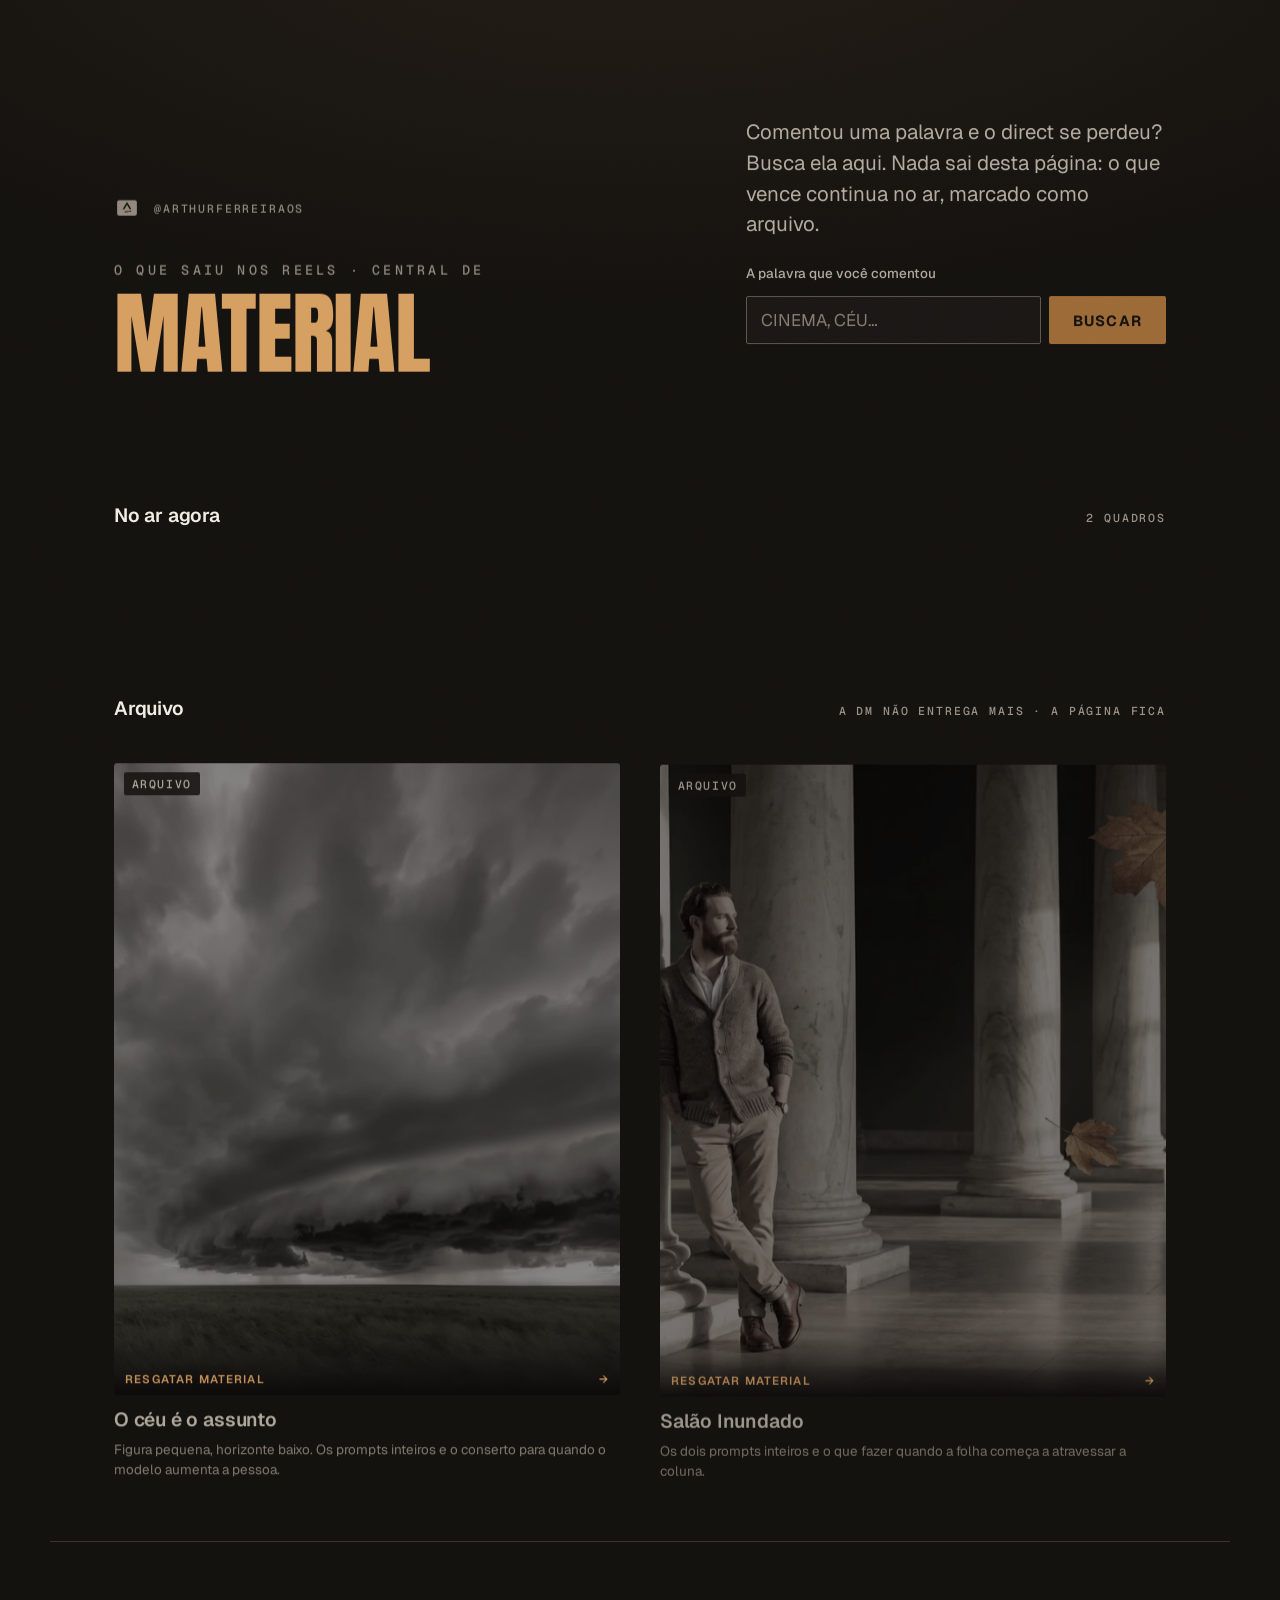
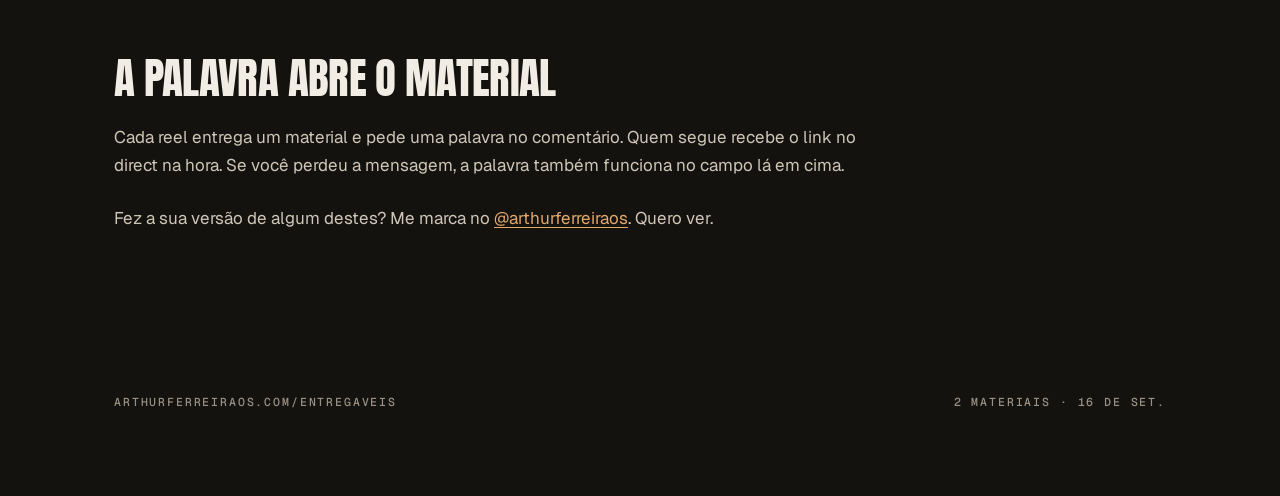
<file: index.html>
<!doctype html><meta charset="utf-8"><meta name="robots" content="noindex"><meta http-equiv="refresh" content="0; url=entregaveis/"><title>Arthur Ferreira</title><a href="entregaveis/">Central de material</a>
</file>
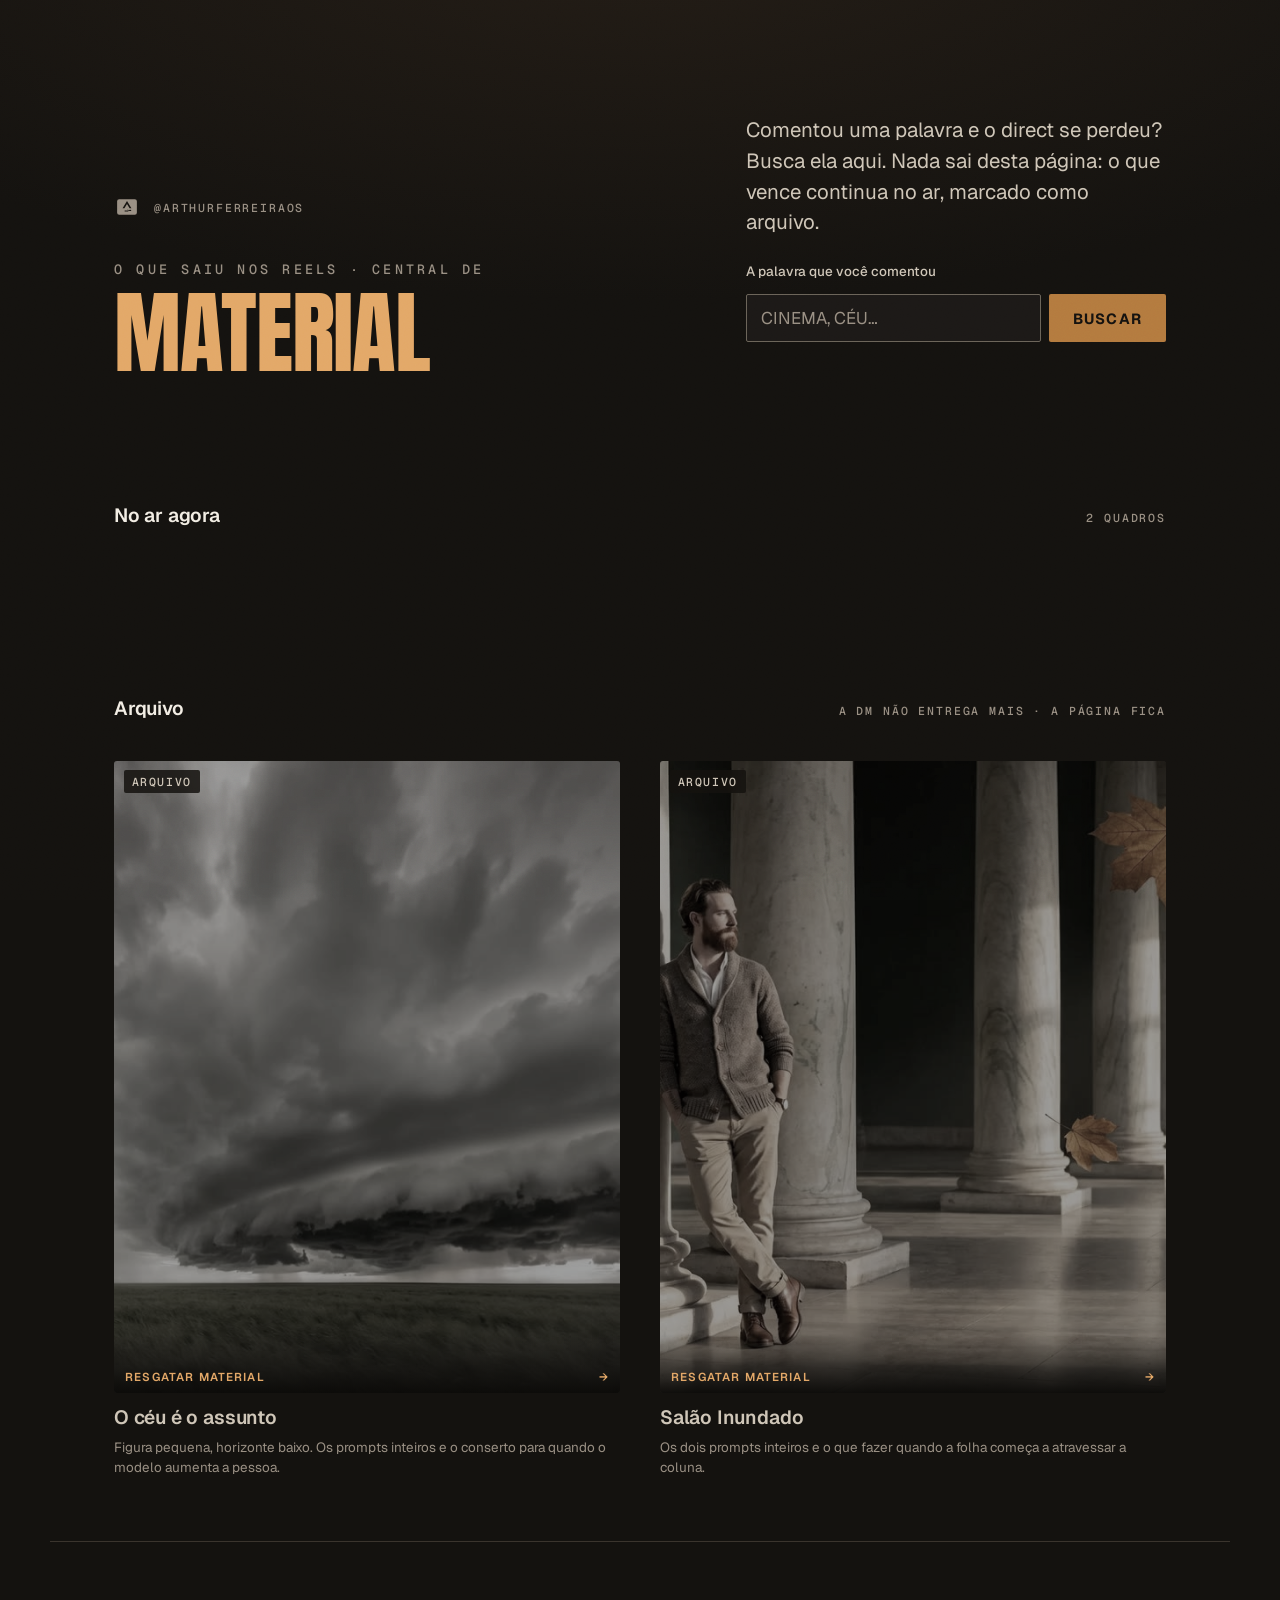
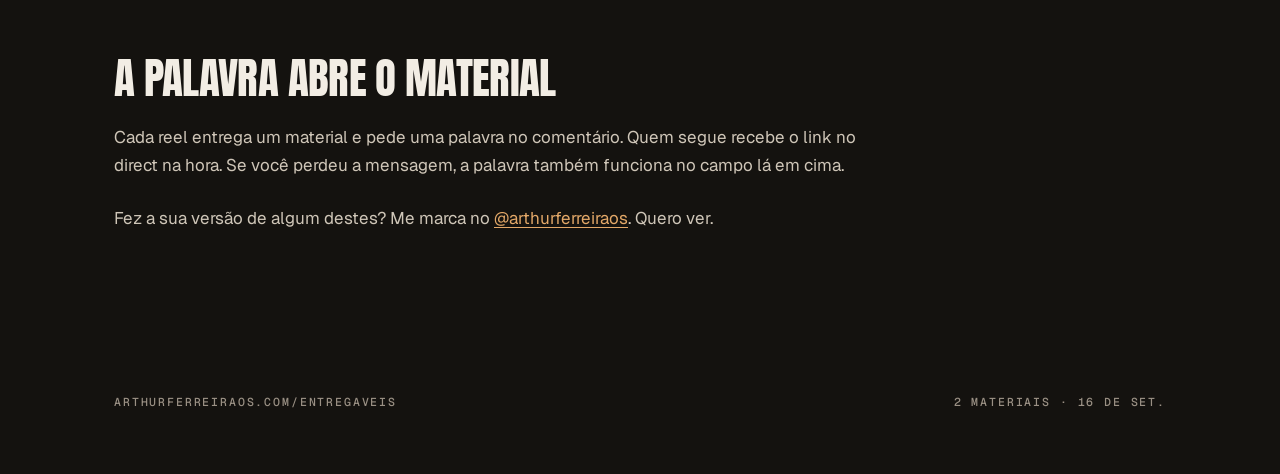
<file: entregaveis/index.html>
<!doctype html>
<html lang="pt-BR">
<head>
<meta charset="utf-8">
<meta name="viewport" content="width=device-width, initial-scale=1">
<title>Central de material · Arthur Ferreira</title>
<meta name="description" content="Todo material que eu já entreguei nos reels, num lugar só. Comentou uma palavra e perdeu o direct? Busca ela aqui.">
<meta property="og:title" content="Central de material · @arthurferreiraos">
<meta property="og:description" content="Todo material que eu já entreguei nos reels, num lugar só.">
<meta name="robots" content="noindex">
<link rel="preconnect" href="https://fonts.googleapis.com">
<link rel="preconnect" href="https://fonts.gstatic.com" crossorigin>
<link rel="stylesheet" href="https://fonts.googleapis.com/css2?family=Anton&family=Geist:wght@400;500;600&family=Geist+Mono:wght@400;500&display=swap">
<link rel="stylesheet" href="entregaveis.css">
</head>
<body>

<header class="abertura faixa limite">
  <div class="surge">
    <a class="abertura__marca" href="https://www.instagram.com/arthurferreiraos/">
      <svg viewBox="0 0 100 100" aria-hidden="true"><path fill-rule="evenodd" clip-rule="evenodd" fill="currentColor" d="M 20 20 h 60 a 8 8 0 0 1 8 8 v 44 a 8 8 0 0 1 -8 8 h -60 a 8 8 0 0 1 -8 -8 v -44 a 8 8 0 0 1 8 -8 Z M 50 27 L 33 55 L 40 55 L 50 38 L 60 55 L 67 55 Z M 41 63 L 55 63 L 55 67 L 41 67 Z M 66.5 65 a 4.5 4.5 0 1 0 -9 0 a 4.5 4.5 0 1 0 -9 0 Z"/></svg><span>@arthurferreiraos</span>
    </a>
    <h1 class="manchete manchete--maxima">
      <span class="suporte">O que saiu nos reels · central de</span>
      <em>Material</em>
    </h1>
  </div>

  <div class="surge" style="animation-delay:.09s">
    <p class="lede">Comentou uma palavra e o direct se perdeu? Busca ela aqui. Nada sai
      desta página: o que vence continua no ar, marcado como arquivo.</p>
    <form class="busca" id="f" role="search" style="margin-top:1.5rem">
      <label class="busca__label" for="q">A palavra que você comentou</label>
      <div class="busca__campo">
        <input id="q" type="search" name="palavra" autocomplete="off"
          placeholder="CINEMA, CÉU…">
        <button type="submit">Buscar</button>
      </div>
      <p class="retorno" id="retorno" aria-live="polite"></p>
    </form>
  </div>
</header>

<main class="faixa limite">

  <section class="banda" id="banda-ativos">
    <div class="banda__topo">
      <h2>No ar agora</h2>
      <span class="claquete">2 quadros</span>
    </div>
    <div class="folha folha--par" id="folha-ativos">
        <a class="quadro" href="ceu/" style="--i:0" data-busca="ceu ceu ceu ceu ceu ceu" data-expira="2026-10-16T03:00:00.000Z">
          <span class="quadro__janela">
            <span class="quadro__cartela">O céu é o assunto</span>
            <img src="ceu/capa-poster.jpg" alt="Quadro de abertura de O céu é o assunto" loading="lazy" decoding="async" onerror="this.remove()"><video src="ceu/capa.mp4" muted loop playsinline preload="none" aria-hidden="true" tabindex="-1"></video>
            <span class="quadro__selo selo--palavra">CÉU</span>
            <span class="quadro__resgatar">Resgatar material <span class="seta">&rarr;</span></span>
          </span>
          <span class="quadro__texto">
            <span class="quadro__legenda">O céu é o assunto</span>
            <span class="quadro__nota">Figura pequena, horizonte baixo. Os prompts inteiros e o conserto para quando o modelo aumenta a pessoa.</span>
          </span>
        </a>
        <a class="quadro" href="cinema/" style="--i:1" data-busca="cinema cinema" data-expira="2026-10-14T03:00:00.000Z">
          <span class="quadro__janela">
            <span class="quadro__cartela">Salão Inundado</span>
            <img src="cinema/salao-poster.jpg" alt="Quadro de abertura de Salão Inundado" loading="lazy" decoding="async" onerror="this.remove()"><video src="cinema/salao.mp4" muted loop playsinline preload="none" aria-hidden="true" tabindex="-1"></video>
            <span class="quadro__selo selo--palavra">CINEMA</span>
            <span class="quadro__resgatar">Resgatar material <span class="seta">&rarr;</span></span>
          </span>
          <span class="quadro__texto">
            <span class="quadro__legenda">Salão Inundado</span>
            <span class="quadro__nota">Os dois prompts inteiros e o que fazer quando a folha começa a atravessar a coluna.</span>
          </span>
        </a>
    </div>
    <p class="vazio" id="vazio-ativos" hidden>Nenhum material na
      janela agora. O próximo entra junto com o próximo post, e o arquivo continua
      logo abaixo.</p>
  </section>

  <section class="banda" id="banda-arquivo" hidden>
    <div class="banda__topo">
      <h2>Arquivo</h2>
      <span class="claquete">a DM não entrega mais · a página fica</span>
    </div>
    <div class="folha folha--destaca" id="folha-arquivo">

    </div>
  </section>

</main>

<section class="fecho faixa limite">
  <div class="coluna">
    <h2 class="manchete manchete--media" style="margin-bottom:1.5rem">A palavra abre o material</h2>
    <p class="prosa">Cada reel entrega um material e pede uma palavra no comentário. Quem
      segue recebe o link no direct na hora. Se você perdeu a mensagem, a palavra também
      funciona no campo lá em cima.</p>
    <p class="prosa">Fez a sua versão de algum destes? Me marca no
      <a href="https://www.instagram.com/arthurferreiraos/">@arthurferreiraos</a>. Quero ver.</p>
  </div>
</section>

<footer class="rodape faixa limite">
  <span class="claquete">arthurferreiraos.com/entregaveis</span>
  <span class="claquete">2 materiais · 16 de set.</span>
</footer>

<script>
(function(){
  var normal=function(s){return String(s||'').toLowerCase()
    .normalize('NFD').replace(/[\u0300-\u036f]/g,'')
    .replace(/["'\u201c\u201d\u2018\u2019]/g,'').trim()};
  var sing=function(s){return normal(s).replace(/s$/,'')};

  var retorno=document.getElementById('retorno');
  var campo=document.getElementById('q');
  var form=document.getElementById('f');

  /* A contagem escolhe o arranjo, e a demoção muda a contagem: recalcular. */
  function arranjar(g){
    if(!g)return;
    var n=g.querySelectorAll('.quadro').length;
    g.classList.remove('folha--solo','folha--par','folha--destaca');
    g.classList.add(n===1?'folha--solo':n===2?'folha--par':'folha--destaca');
  }

  /* --- demoção ativo -> arquivo, na hora da visita --------------------------
     Vencer é irreversível e não é segredo, então a própria página faz isto e continua
     verdadeira entre uma geração e outra. O contrário (promover do embargo) NUNCA
     acontece aqui: vazaria post agendado, e por isso é decidido na geração. */
  (function(){
    var gA=document.getElementById('folha-ativos');
    var gArq=document.getElementById('folha-arquivo');
    var bArq=document.getElementById('banda-arquivo');
    if(!gA||!gArq)return;
    var agora=Date.now();
    [].slice.call(gA.querySelectorAll('.quadro[data-expira]')).forEach(function(c){
      if(new Date(c.dataset.expira).getTime()>=agora)return;
      c.classList.add('quadro--arquivado');
      var s=c.querySelector('.quadro__selo');
      if(s){s.className='quadro__selo selo--arquivo';s.textContent='arquivo'}
      gArq.appendChild(c);
    });
    if(gArq.querySelector('.quadro'))bArq.hidden=false;
    arranjar(gA);arranjar(gArq);
  })();

  var quadros=[].slice.call(document.querySelectorAll('.quadro'));
  var bandas=[].slice.call(document.querySelectorAll('.banda'));

  /* --- o quadro se move sob o cursor ---------------------------------------
     O material É imagem em movimento; o catálogo mostra isso em vez de contar. */
  if(window.matchMedia('(hover:hover)').matches &&
     !window.matchMedia('(prefers-reduced-motion:reduce)').matches){
    quadros.forEach(function(c){
      var v=c.querySelector('video');
      if(!v)return;
      var acende=function(){
        c.classList.add('esta-rodando');
        var p=v.play();
        if(p&&p.catch)p.catch(function(){});
      };
      var apaga=function(){
        c.classList.remove('esta-rodando');
        v.pause();
      };
      c.addEventListener('mouseenter',acende);
      c.addEventListener('focus',acende);
      c.addEventListener('mouseleave',apaga);
      c.addEventListener('blur',apaga);
    });
  }

  /* --- busca por palavra-chave -------------------------------------------- */
  function arrumarBandas(){
    bandas.forEach(function(b){
      var tem=!!b.querySelector('.quadro:not([hidden])');
      if(b.id==='banda-ativos'){
        var g=document.getElementById('folha-ativos');
        var v=document.getElementById('vazio-ativos');
        if(g)g.hidden=!tem;
        if(v)v.hidden=tem;
      }else{
        b.hidden=!tem;
      }
    });
  }

  function tudo(){
    quadros.forEach(function(c){c.hidden=false});
    arrumarBandas();
    retorno.textContent='';
  }

  function filtrar(termo){
    var n=normal(termo);
    if(!n){tudo();return}
    var achou=quadros.filter(function(c){
      return (c.dataset.busca||'').split(' ').some(function(p){
        return p===n||sing(p)===sing(n);
      });
    });
    var limpo=termo.trim().replace(/[<>&]/g,'');
    if(!achou.length){
      tudo();
      retorno.textContent='N\u00e3o achei material pra \u201c'+limpo+
        '\u201d. Tudo que existe est\u00e1 a\u00ed embaixo.';
      return;
    }
    quadros.forEach(function(c){c.hidden=achou.indexOf(c)===-1});
    arrumarBandas();
    retorno.innerHTML='Material pra \u201c'+limpo+
      '\u201d. <button type="button" id="vt">ver tudo</button>';
    var vt=document.getElementById('vt');
    if(vt)vt.addEventListener('click',function(){campo.value='';tudo();campo.focus()});
  }

  form.addEventListener('submit',function(e){e.preventDefault();filtrar(campo.value)});
  campo.addEventListener('search',function(){if(!campo.value)tudo()});

  // /entregaveis/?palavra=CINEMA já chega filtrado (o link que a DM pode passar)
  var p=new URLSearchParams(location.search).get('palavra');
  if(p){campo.value=p;filtrar(p)}
})();
</script>
</body>
</html>
</file>
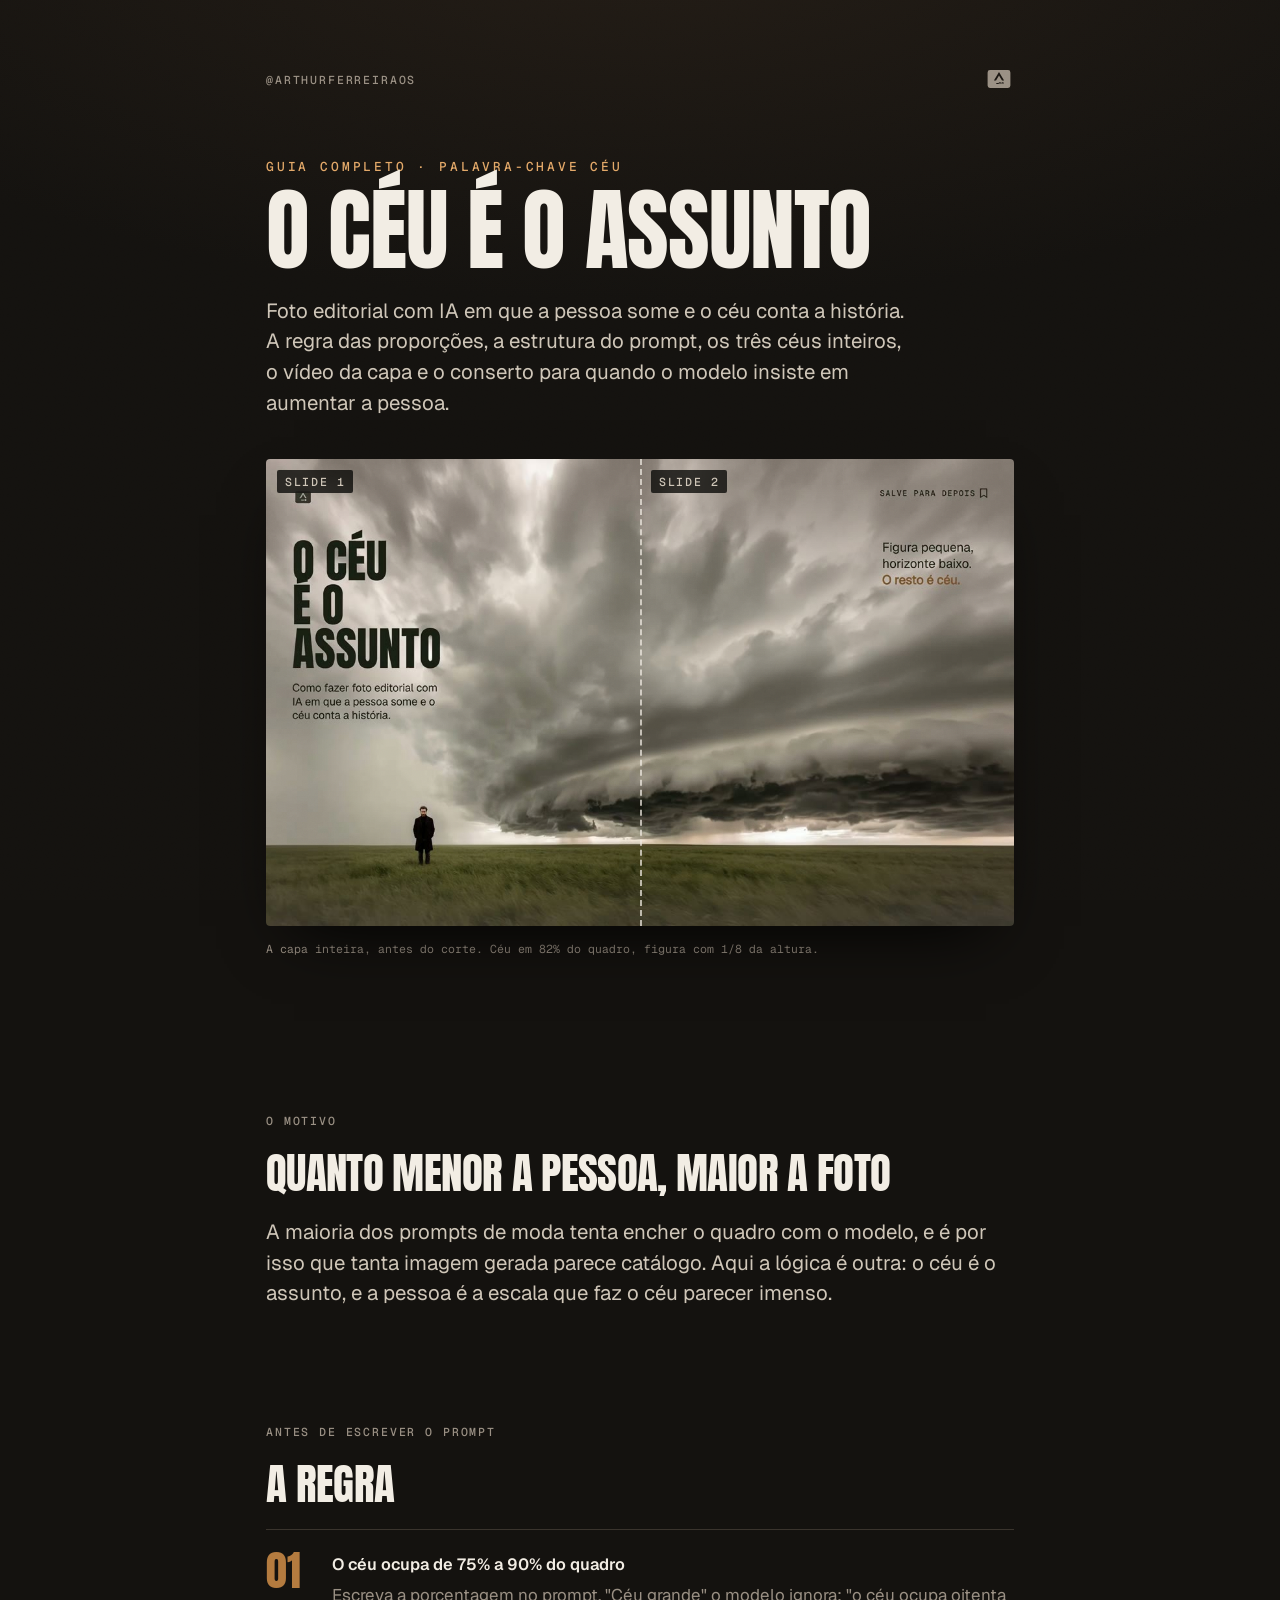
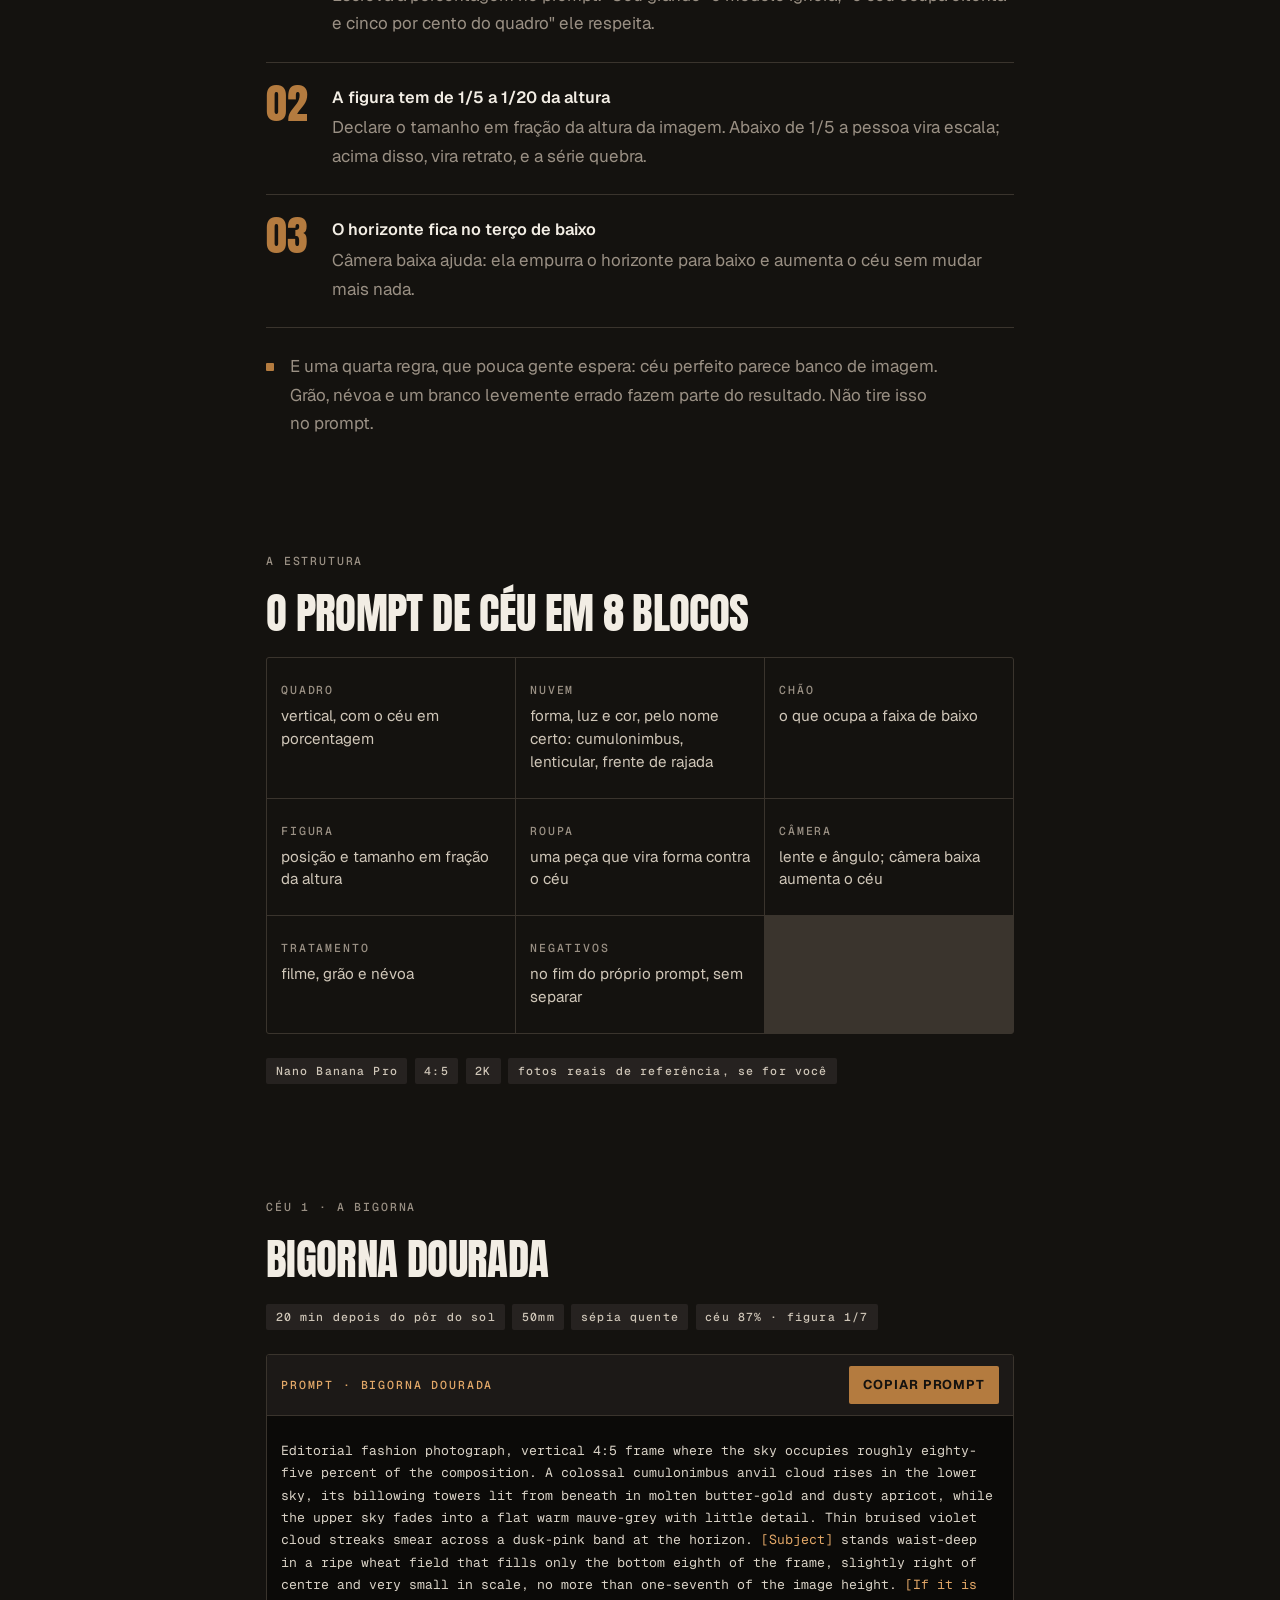
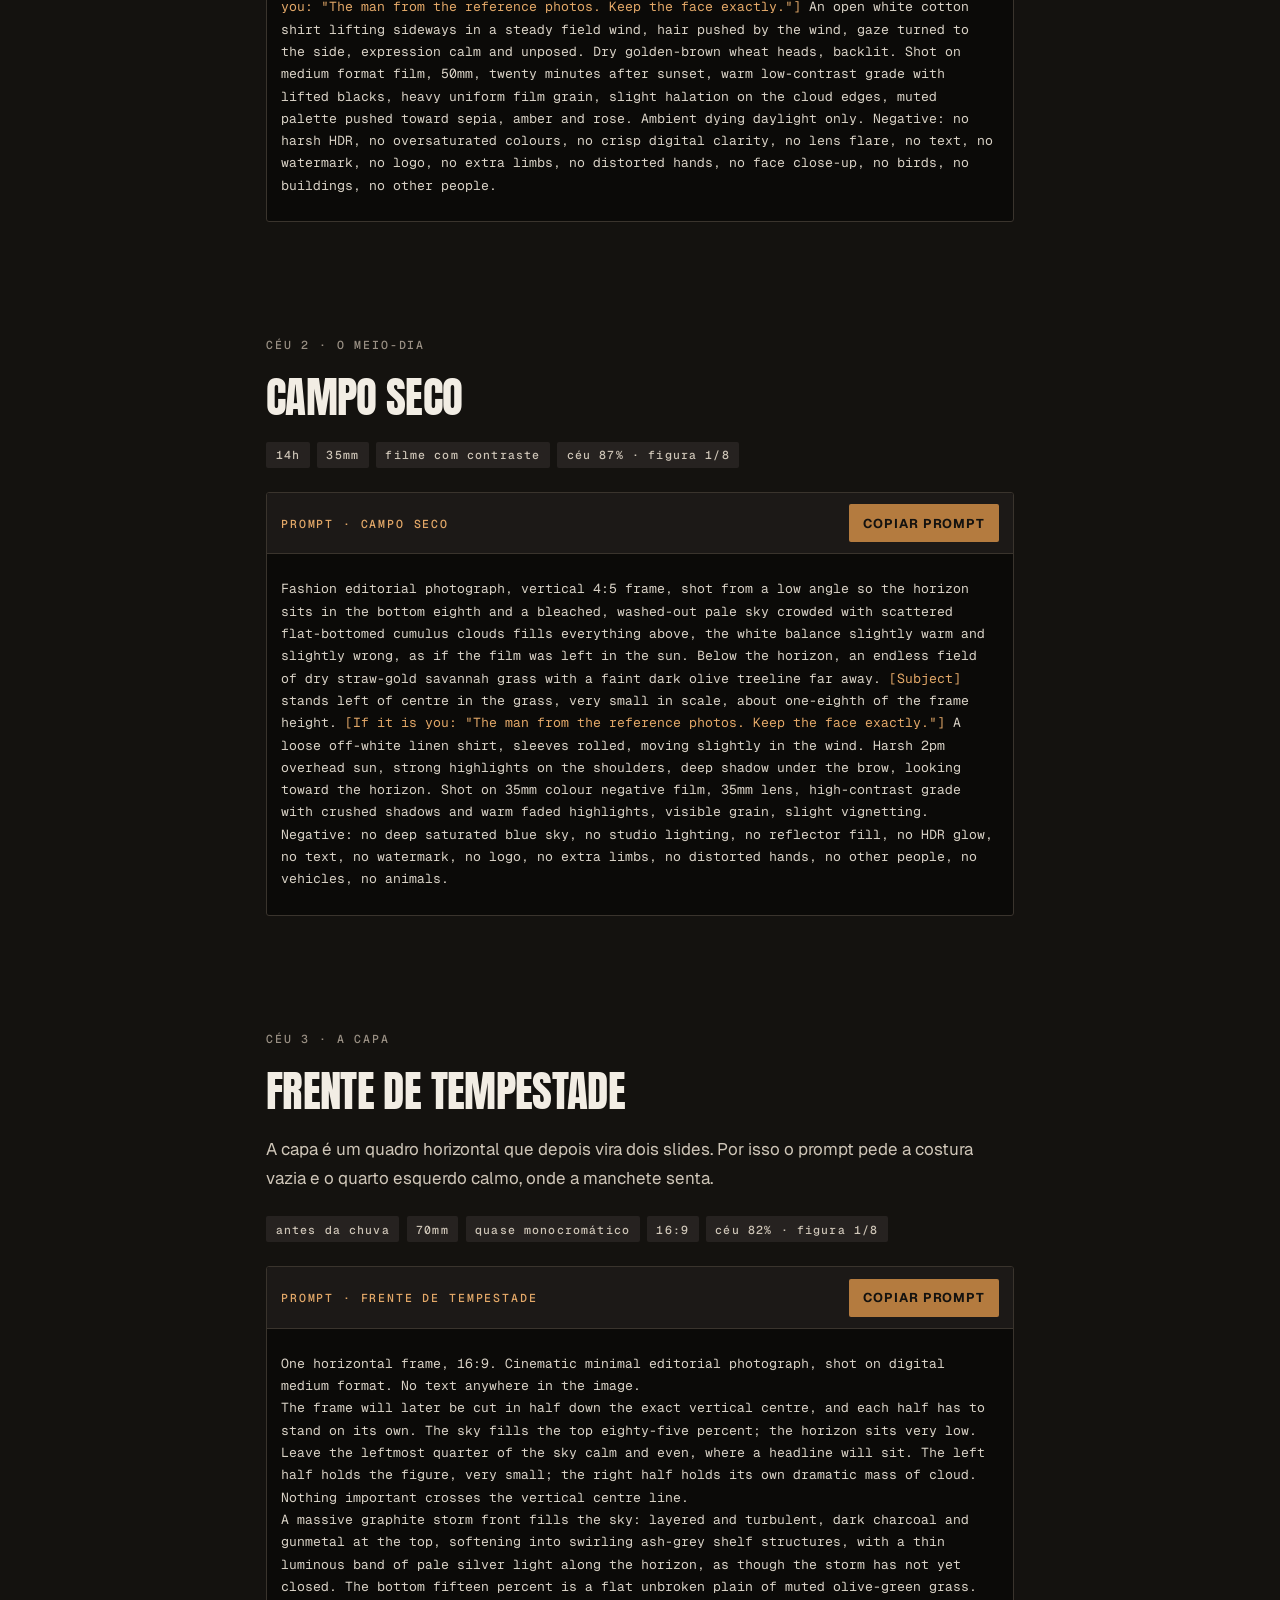
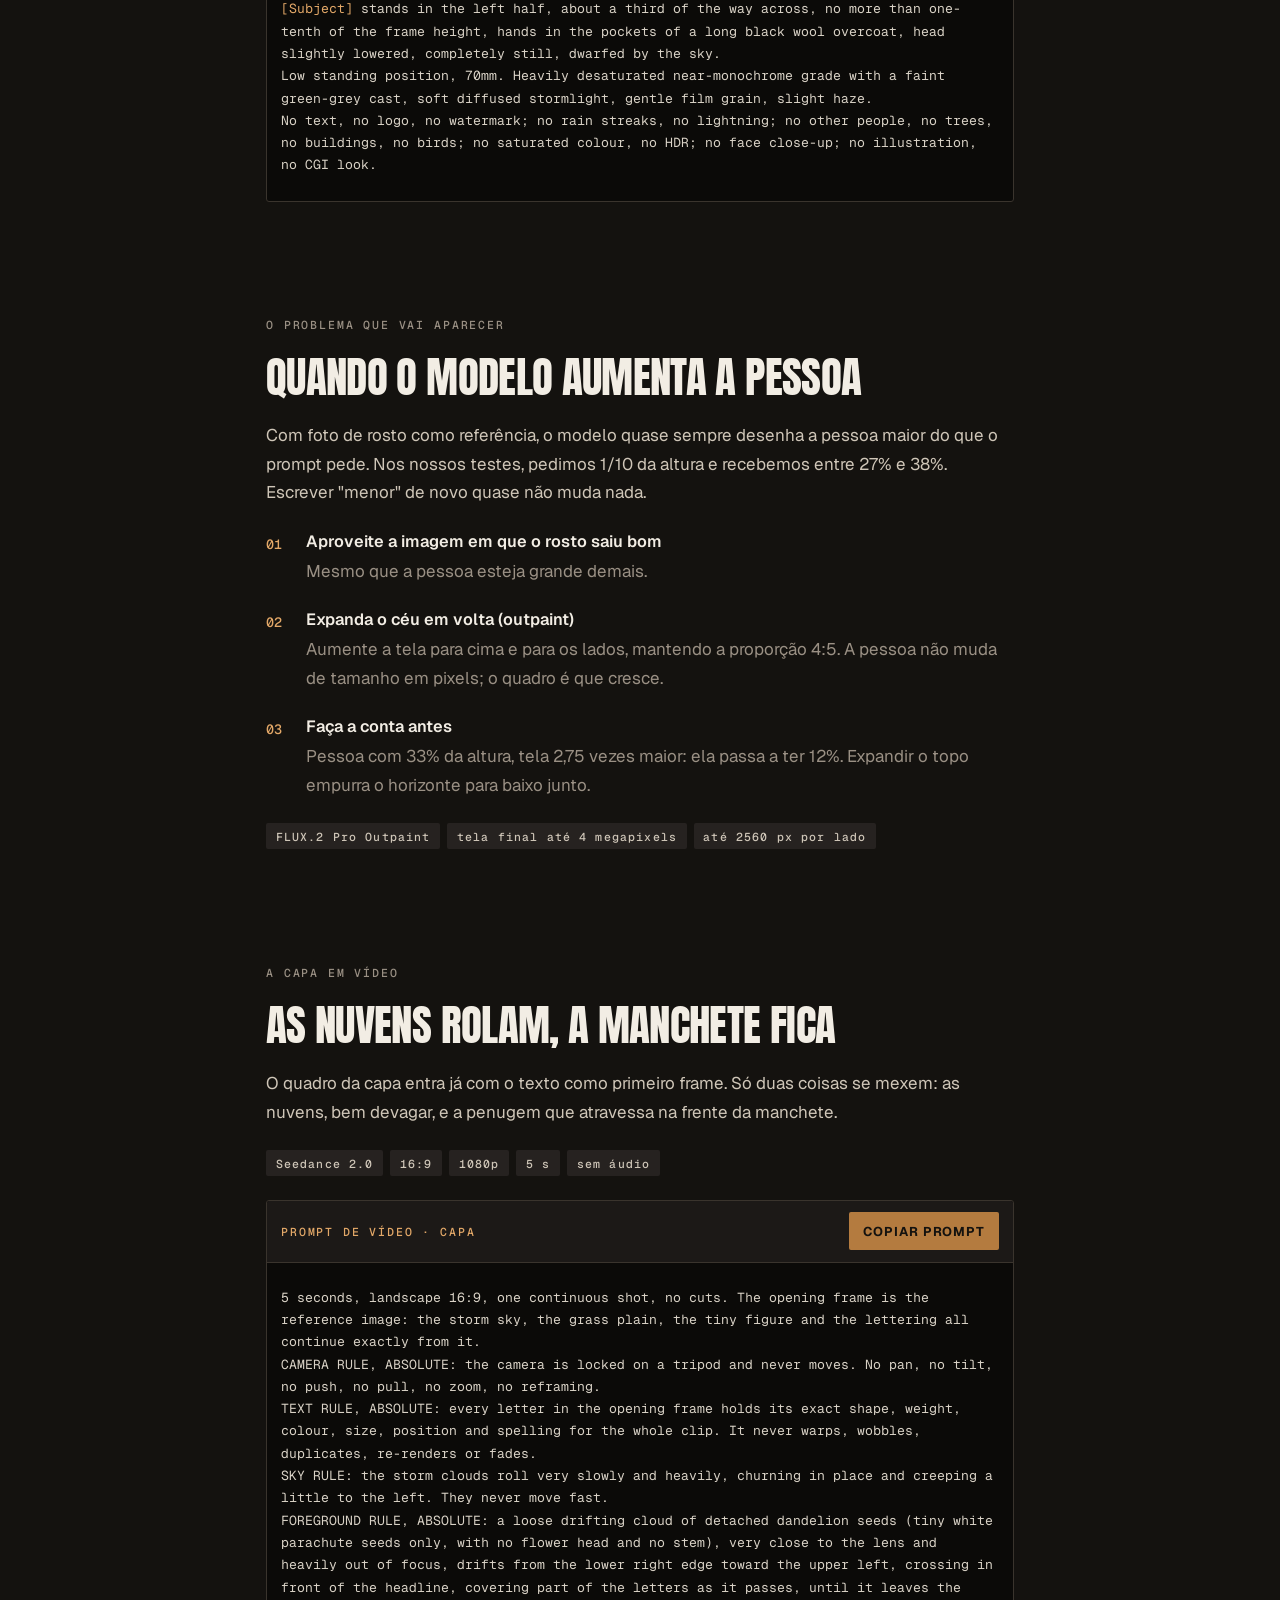
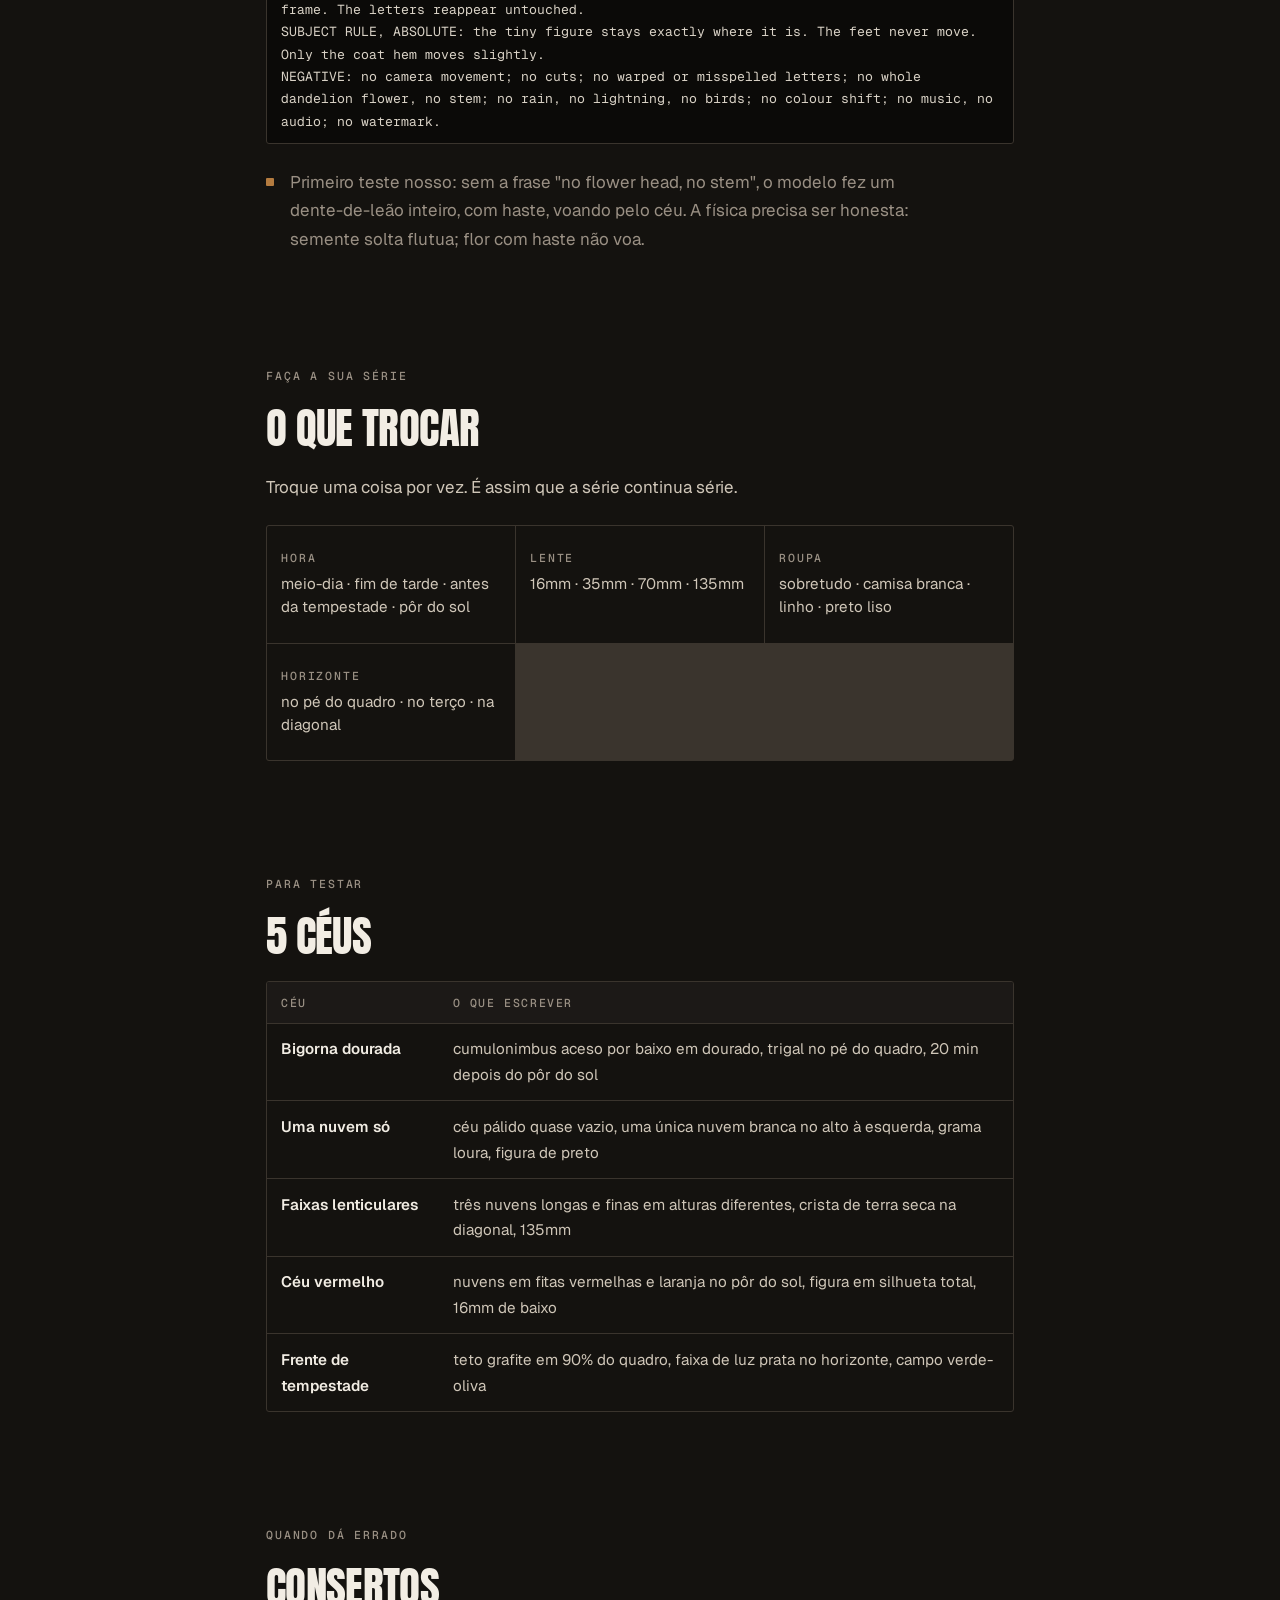
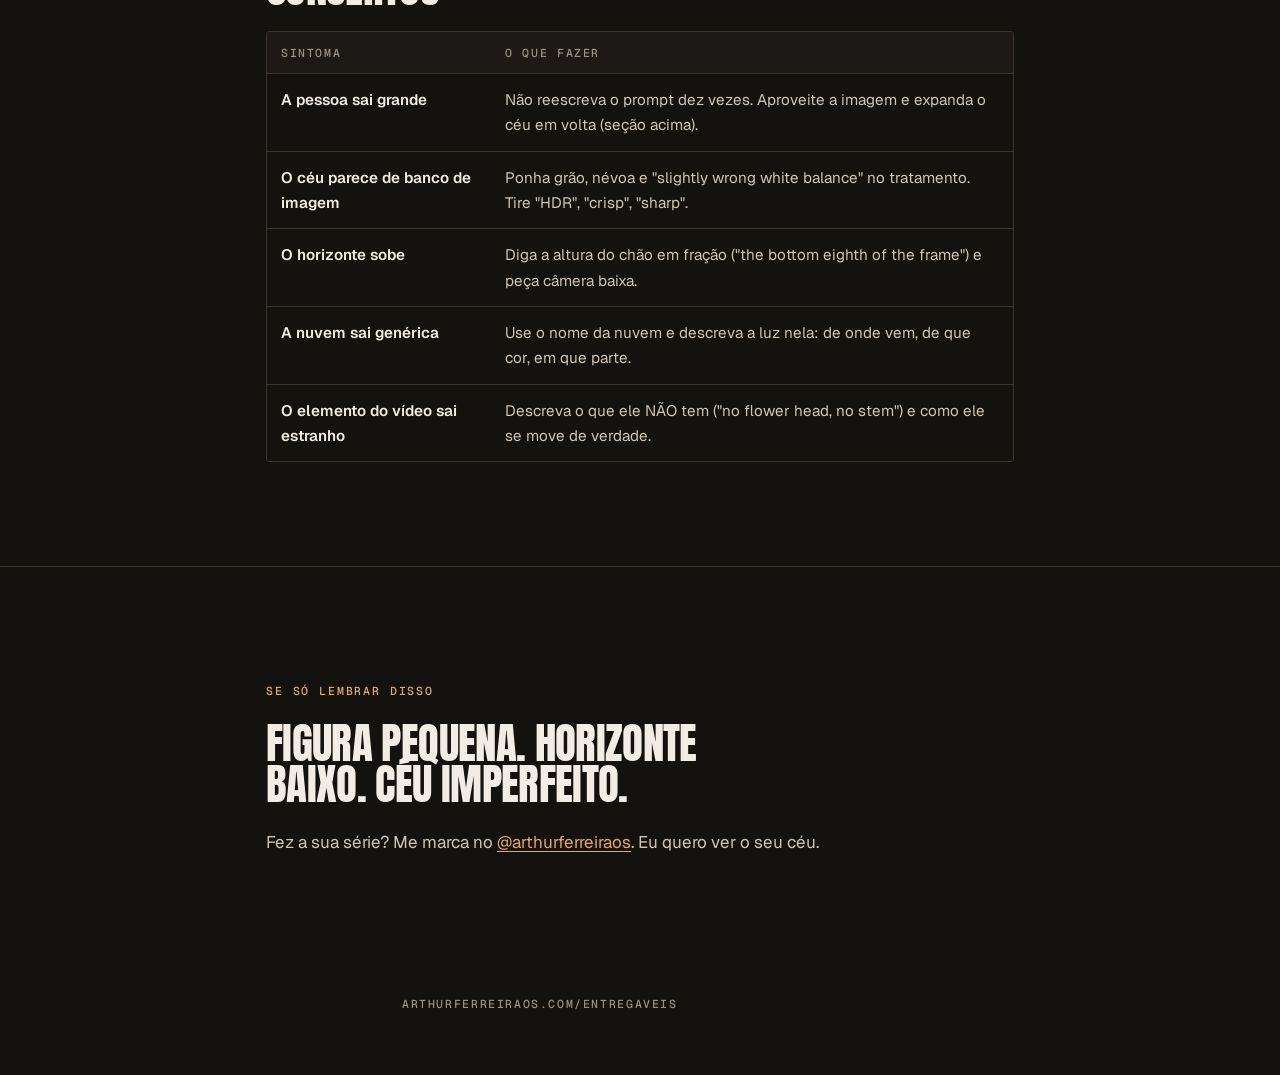
<file: entregaveis/ceu/index.html>
<!doctype html>
<html lang="pt-BR">
<head>
<meta charset="utf-8">
<meta name="viewport" content="width=device-width, initial-scale=1">
<title>O Céu É o Assunto · guia · Arthur Ferreira</title>
<meta name="description" content="O guia completo do carrossel O céu é o assunto: a regra das proporções, o prompt de céu em 8 blocos, três céus inteiros e o vídeo da capa.">
<meta property="og:title" content="O céu é o assunto · o guia completo">
<meta property="og:description" content="Figura pequena, horizonte baixo. Os prompts inteiros e o conserto para quando o modelo aumenta a pessoa.">
<meta property="og:image" content="capa-poster.jpg">
<meta name="robots" content="noindex">
<link rel="preconnect" href="https://fonts.googleapis.com">
<link rel="preconnect" href="https://fonts.gstatic.com" crossorigin>
<link rel="stylesheet" href="https://fonts.googleapis.com/css2?family=Anton&family=Geist:wght@400;500;600&family=Geist+Mono:wght@400;500&display=swap">
<link rel="stylesheet" href="../entregaveis.css">
<link rel="stylesheet" href="../guia.css">
</head>
<body>

<header class="hero g">
  <div class="col">
    <div class="top">
      <a href="https://www.instagram.com/arthurferreiraos/">@arthurferreiraos</a>
      <svg viewBox="0 0 100 100" aria-hidden="true"><path fill-rule="evenodd" clip-rule="evenodd" fill="currentColor" d="M 20 20 h 60 a 8 8 0 0 1 8 8 v 44 a 8 8 0 0 1 -8 8 h -60 a 8 8 0 0 1 -8 -8 v -44 a 8 8 0 0 1 8 -8 Z M 50 27 L 33 55 L 40 55 L 50 38 L 60 55 L 67 55 Z M 41 63 L 55 63 L 55 67 L 41 67 Z M 66.5 65 a 4.5 4.5 0 1 0 -9 0 a 4.5 4.5 0 1 0 -9 0 Z"/></svg>
    </div>
    <span class="eyebrow">Guia completo · palavra-chave CÉU</span>
    <h1>O céu é o assunto</h1>
    <p class="lede">Foto editorial com IA em que a pessoa some e o céu conta a história. A regra das proporções, a estrutura do prompt, os três céus inteiros, o vídeo da capa e o conserto para quando o modelo insiste em aumentar a pessoa.</p>
    <div class="film">
      <video src="capa.mp4" poster="capa-poster.jpg" autoplay muted loop playsinline></video>
      <span class="seam" aria-hidden="true"></span>
      <span class="lbl l1">slide 1</span><span class="lbl l2">slide 2</span>
    </div>
    <p class="caption">A capa inteira, antes do corte. Céu em 82% do quadro, figura com 1/8 da altura.</p>
  </div>
</header>

<main class="g">
<div class="col">

  <section>
    <span class="eyebrow">O motivo</span>
    <h2>Quanto menor a pessoa, maior a foto</h2>
    <p class="intro">A maioria dos prompts de moda tenta encher o quadro com o modelo, e é por isso que tanta imagem gerada parece catálogo. Aqui a lógica é outra: o céu é o assunto, e a pessoa é a escala que faz o céu parecer imenso.</p>
  </section>

  <section>
    <span class="eyebrow">Antes de escrever o prompt</span>
    <h2>A regra</h2>
    <div class="rules">
      <div class="rule"><span class="n">01</span><div><h3>O céu ocupa de 75% a 90% do quadro</h3><p>Escreva a porcentagem no prompt. "Céu grande" o modelo ignora; "o céu ocupa oitenta e cinco por cento do quadro" ele respeita.</p></div></div>
      <div class="rule"><span class="n">02</span><div><h3>A figura tem de 1/5 a 1/20 da altura</h3><p>Declare o tamanho em fração da altura da imagem. Abaixo de 1/5 a pessoa vira escala; acima disso, vira retrato, e a série quebra.</p></div></div>
      <div class="rule"><span class="n">03</span><div><h3>O horizonte fica no terço de baixo</h3><p>Câmera baixa ajuda: ela empurra o horizonte para baixo e aumenta o céu sem mudar mais nada.</p></div></div>
    </div>
    <p class="note">E uma quarta regra, que pouca gente espera: céu perfeito parece banco de imagem. Grão, névoa e um branco levemente errado fazem parte do resultado. Não tire isso no prompt.</p>
  </section>

  <section>
    <span class="eyebrow">A estrutura</span>
    <h2>O prompt de céu em 8 blocos</h2>
    <div class="swap">
      <div><h3>Quadro</h3><p>vertical, com o céu em porcentagem</p></div>
      <div><h3>Nuvem</h3><p>forma, luz e cor, pelo nome certo: cumulonimbus, lenticular, frente de rajada</p></div>
      <div><h3>Chão</h3><p>o que ocupa a faixa de baixo</p></div>
      <div><h3>Figura</h3><p>posição e tamanho em fração da altura</p></div>
      <div><h3>Roupa</h3><p>uma peça que vira forma contra o céu</p></div>
      <div><h3>Câmera</h3><p>lente e ângulo; câmera baixa aumenta o céu</p></div>
      <div><h3>Tratamento</h3><p>filme, grão e névoa</p></div>
      <div><h3>Negativos</h3><p>no fim do próprio prompt, sem separar</p></div>
    </div>
    <div class="ficha"><span>Nano Banana Pro</span><span>4:5</span><span>2K</span><span>fotos reais de referência, se for você</span></div>
  </section>

  <section>
    <span class="eyebrow">Céu 1 · a bigorna</span>
    <h2>Bigorna dourada</h2>
    <div class="ficha"><span>20 min depois do pôr do sol</span><span>50mm</span><span>sépia quente</span><span>céu 87% · figura 1/7</span></div>
    <div class="prompt">
      <div class="bar"><span>prompt · bigorna dourada</span><button type="button" id="copy-b" data-alvo="p-b">Copiar prompt</button></div>
<pre id="p-b">Editorial fashion photograph, vertical 4:5 frame where the sky occupies roughly eighty-five percent of the composition. A colossal cumulonimbus anvil cloud rises in the lower sky, its billowing towers lit from beneath in molten butter-gold and dusty apricot, while the upper sky fades into a flat warm mauve-grey with little detail. Thin bruised violet cloud streaks smear across a dusk-pink band at the horizon. <span class="fill">[Subject]</span> stands waist-deep in a ripe wheat field that fills only the bottom eighth of the frame, slightly right of centre and very small in scale, no more than one-seventh of the image height. <span class="fill">[If it is you: "The man from the reference photos. Keep the face exactly."]</span> An open white cotton shirt lifting sideways in a steady field wind, hair pushed by the wind, gaze turned to the side, expression calm and unposed. Dry golden-brown wheat heads, backlit. Shot on medium format film, 50mm, twenty minutes after sunset, warm low-contrast grade with lifted blacks, heavy uniform film grain, slight halation on the cloud edges, muted palette pushed toward sepia, amber and rose. Ambient dying daylight only. Negative: no harsh HDR, no oversaturated colours, no crisp digital clarity, no lens flare, no text, no watermark, no logo, no extra limbs, no distorted hands, no face close-up, no birds, no buildings, no other people.</pre>
    </div>
  </section>

  <section>
    <span class="eyebrow">Céu 2 · o meio-dia</span>
    <h2>Campo seco</h2>
    <div class="ficha"><span>14h</span><span>35mm</span><span>filme com contraste</span><span>céu 87% · figura 1/8</span></div>
    <div class="prompt">
      <div class="bar"><span>prompt · campo seco</span><button type="button" id="copy-c" data-alvo="p-c">Copiar prompt</button></div>
<pre id="p-c">Fashion editorial photograph, vertical 4:5 frame, shot from a low angle so the horizon sits in the bottom eighth and a bleached, washed-out pale sky crowded with scattered flat-bottomed cumulus clouds fills everything above, the white balance slightly warm and slightly wrong, as if the film was left in the sun. Below the horizon, an endless field of dry straw-gold savannah grass with a faint dark olive treeline far away. <span class="fill">[Subject]</span> stands left of centre in the grass, very small in scale, about one-eighth of the frame height. <span class="fill">[If it is you: "The man from the reference photos. Keep the face exactly."]</span> A loose off-white linen shirt, sleeves rolled, moving slightly in the wind. Harsh 2pm overhead sun, strong highlights on the shoulders, deep shadow under the brow, looking toward the horizon. Shot on 35mm colour negative film, 35mm lens, high-contrast grade with crushed shadows and warm faded highlights, visible grain, slight vignetting. Negative: no deep saturated blue sky, no studio lighting, no reflector fill, no HDR glow, no text, no watermark, no logo, no extra limbs, no distorted hands, no other people, no vehicles, no animals.</pre>
    </div>
  </section>

  <section>
    <span class="eyebrow">Céu 3 · a capa</span>
    <h2>Frente de tempestade</h2>
    <p>A capa é um quadro horizontal que depois vira dois slides. Por isso o prompt pede a costura vazia e o quarto esquerdo calmo, onde a manchete senta.</p>
    <div class="ficha"><span>antes da chuva</span><span>70mm</span><span>quase monocromático</span><span>16:9</span><span>céu 82% · figura 1/8</span></div>
    <div class="prompt">
      <div class="bar"><span>prompt · frente de tempestade</span><button type="button" id="copy-t" data-alvo="p-t">Copiar prompt</button></div>
<pre id="p-t">One horizontal frame, 16:9. Cinematic minimal editorial photograph, shot on digital medium format. No text anywhere in the image.
The frame will later be cut in half down the exact vertical centre, and each half has to stand on its own. The sky fills the top eighty-five percent; the horizon sits very low. Leave the leftmost quarter of the sky calm and even, where a headline will sit. The left half holds the figure, very small; the right half holds its own dramatic mass of cloud. Nothing important crosses the vertical centre line.
A massive graphite storm front fills the sky: layered and turbulent, dark charcoal and gunmetal at the top, softening into swirling ash-grey shelf structures, with a thin luminous band of pale silver light along the horizon, as though the storm has not yet closed. The bottom fifteen percent is a flat unbroken plain of muted olive-green grass.
<span class="fill">[Subject]</span> stands in the left half, about a third of the way across, no more than one-tenth of the frame height, hands in the pockets of a long black wool overcoat, head slightly lowered, completely still, dwarfed by the sky.
Low standing position, 70mm. Heavily desaturated near-monochrome grade with a faint green-grey cast, soft diffused stormlight, gentle film grain, slight haze.
No text, no logo, no watermark; no rain streaks, no lightning; no other people, no trees, no buildings, no birds; no saturated colour, no HDR; no face close-up; no illustration, no CGI look.</pre>
    </div>
  </section>

  <section>
    <span class="eyebrow">O problema que vai aparecer</span>
    <h2>Quando o modelo aumenta a pessoa</h2>
    <p>Com foto de rosto como referência, o modelo quase sempre desenha a pessoa maior do que o prompt pede. Nos nossos testes, pedimos 1/10 da altura e recebemos entre 27% e 38%. Escrever "menor" de novo quase não muda nada.</p>
    <ol class="steps">
      <li><div><h3>Aproveite a imagem em que o rosto saiu bom</h3><p>Mesmo que a pessoa esteja grande demais.</p></div></li>
      <li><div><h3>Expanda o céu em volta (outpaint)</h3><p>Aumente a tela para cima e para os lados, mantendo a proporção 4:5. A pessoa não muda de tamanho em pixels; o quadro é que cresce.</p></div></li>
      <li><div><h3>Faça a conta antes</h3><p>Pessoa com 33% da altura, tela 2,75 vezes maior: ela passa a ter 12%. Expandir o topo empurra o horizonte para baixo junto.</p></div></li>
    </ol>
    <div class="ficha"><span>FLUX.2 Pro Outpaint</span><span>tela final até 4 megapixels</span><span>até 2560 px por lado</span></div>
  </section>

  <section>
    <span class="eyebrow">A capa em vídeo</span>
    <h2>As nuvens rolam, a manchete fica</h2>
    <p>O quadro da capa entra já com o texto como primeiro frame. Só duas coisas se mexem: as nuvens, bem devagar, e a penugem que atravessa na frente da manchete.</p>
    <div class="ficha"><span>Seedance 2.0</span><span>16:9</span><span>1080p</span><span>5 s</span><span>sem áudio</span></div>
    <div class="prompt">
      <div class="bar"><span>prompt de vídeo · capa</span><button type="button" id="copy-v" data-alvo="p-v">Copiar prompt</button></div>
<pre id="p-v">5 seconds, landscape 16:9, one continuous shot, no cuts. The opening frame is the reference image: the storm sky, the grass plain, the tiny figure and the lettering all continue exactly from it.
CAMERA RULE, ABSOLUTE: the camera is locked on a tripod and never moves. No pan, no tilt, no push, no pull, no zoom, no reframing.
TEXT RULE, ABSOLUTE: every letter in the opening frame holds its exact shape, weight, colour, size, position and spelling for the whole clip. It never warps, wobbles, duplicates, re-renders or fades.
SKY RULE: the storm clouds roll very slowly and heavily, churning in place and creeping a little to the left. They never move fast.
FOREGROUND RULE, ABSOLUTE: a loose drifting cloud of detached dandelion seeds (tiny white parachute seeds only, with no flower head and no stem), very close to the lens and heavily out of focus, drifts from the lower right edge toward the upper left, crossing in front of the headline, covering part of the letters as it passes, until it leaves the frame. The letters reappear untouched.
SUBJECT RULE, ABSOLUTE: the tiny figure stays exactly where it is. The feet never move. Only the coat hem moves slightly.
NEGATIVE: no camera movement; no cuts; no warped or misspelled letters; no whole dandelion flower, no stem; no rain, no lightning, no birds; no colour shift; no music, no audio; no watermark.</pre>
    </div>
    <p class="note">Primeiro teste nosso: sem a frase "no flower head, no stem", o modelo fez um dente-de-leão inteiro, com haste, voando pelo céu. A física precisa ser honesta: semente solta flutua; flor com haste não voa.</p>
  </section>

  <section>
    <span class="eyebrow">Faça a sua série</span>
    <h2>O que trocar</h2>
    <p>Troque uma coisa por vez. É assim que a série continua série.</p>
    <div class="swap">
      <div><h3>Hora</h3><p>meio-dia · fim de tarde · antes da tempestade · pôr do sol</p></div>
      <div><h3>Lente</h3><p>16mm · 35mm · 70mm · 135mm</p></div>
      <div><h3>Roupa</h3><p>sobretudo · camisa branca · linho · preto liso</p></div>
      <div><h3>Horizonte</h3><p>no pé do quadro · no terço · na diagonal</p></div>
    </div>
  </section>

  <section>
    <span class="eyebrow">Para testar</span>
    <h2>5 céus</h2>
    <div class="tbl"><table>
      <thead><tr><th>Céu</th><th>O que escrever</th></tr></thead>
      <tbody>
        <tr><td>Bigorna dourada</td><td>cumulonimbus aceso por baixo em dourado, trigal no pé do quadro, 20 min depois do pôr do sol</td></tr>
        <tr><td>Uma nuvem só</td><td>céu pálido quase vazio, uma única nuvem branca no alto à esquerda, grama loura, figura de preto</td></tr>
        <tr><td>Faixas lenticulares</td><td>três nuvens longas e finas em alturas diferentes, crista de terra seca na diagonal, 135mm</td></tr>
        <tr><td>Céu vermelho</td><td>nuvens em fitas vermelhas e laranja no pôr do sol, figura em silhueta total, 16mm de baixo</td></tr>
        <tr><td>Frente de tempestade</td><td>teto grafite em 90% do quadro, faixa de luz prata no horizonte, campo verde-oliva</td></tr>
      </tbody>
    </table></div>
  </section>

  <section>
    <span class="eyebrow">Quando dá errado</span>
    <h2>Consertos</h2>
    <div class="tbl"><table>
      <thead><tr><th>Sintoma</th><th>O que fazer</th></tr></thead>
      <tbody>
        <tr><td>A pessoa sai grande</td><td>Não reescreva o prompt dez vezes. Aproveite a imagem e expanda o céu em volta (seção acima).</td></tr>
        <tr><td>O céu parece de banco de imagem</td><td>Ponha grão, névoa e "slightly wrong white balance" no tratamento. Tire "HDR", "crisp", "sharp".</td></tr>
        <tr><td>O horizonte sobe</td><td>Diga a altura do chão em fração ("the bottom eighth of the frame") e peça câmera baixa.</td></tr>
        <tr><td>A nuvem sai genérica</td><td>Use o nome da nuvem e descreva a luz nela: de onde vem, de que cor, em que parte.</td></tr>
        <tr><td>O elemento do vídeo sai estranho</td><td>Descreva o que ele NÃO tem ("no flower head, no stem") e como ele se move de verdade.</td></tr>
      </tbody>
    </table></div>
  </section>

</div>
</main>

<div class="close g">
  <div class="col">
    <span class="eyebrow" style="color:#E3A868">Se só lembrar disso</span>
    <h2>Figura pequena. Horizonte baixo. Céu imperfeito.</h2>
    <p>Fez a sua série? Me marca no <a href="https://www.instagram.com/arthurferreiraos/">@arthurferreiraos</a>. Eu quero ver o seu céu.</p>
  </div>
</div>
<footer class="g"><div class="col">arthurferreiraos.com/entregaveis</div></footer>

<script>
document.querySelectorAll('button[data-alvo]').forEach(function(b){
  b.addEventListener('click',function(){
    var t=document.getElementById(b.dataset.alvo).innerText;
    var ok=function(){var o=b.textContent;b.textContent='Copiado';setTimeout(function(){b.textContent=o},1800)};
    if(navigator.clipboard){navigator.clipboard.writeText(t).then(ok,function(){})}
  });
});
</script>
</body>
</html>
</file>
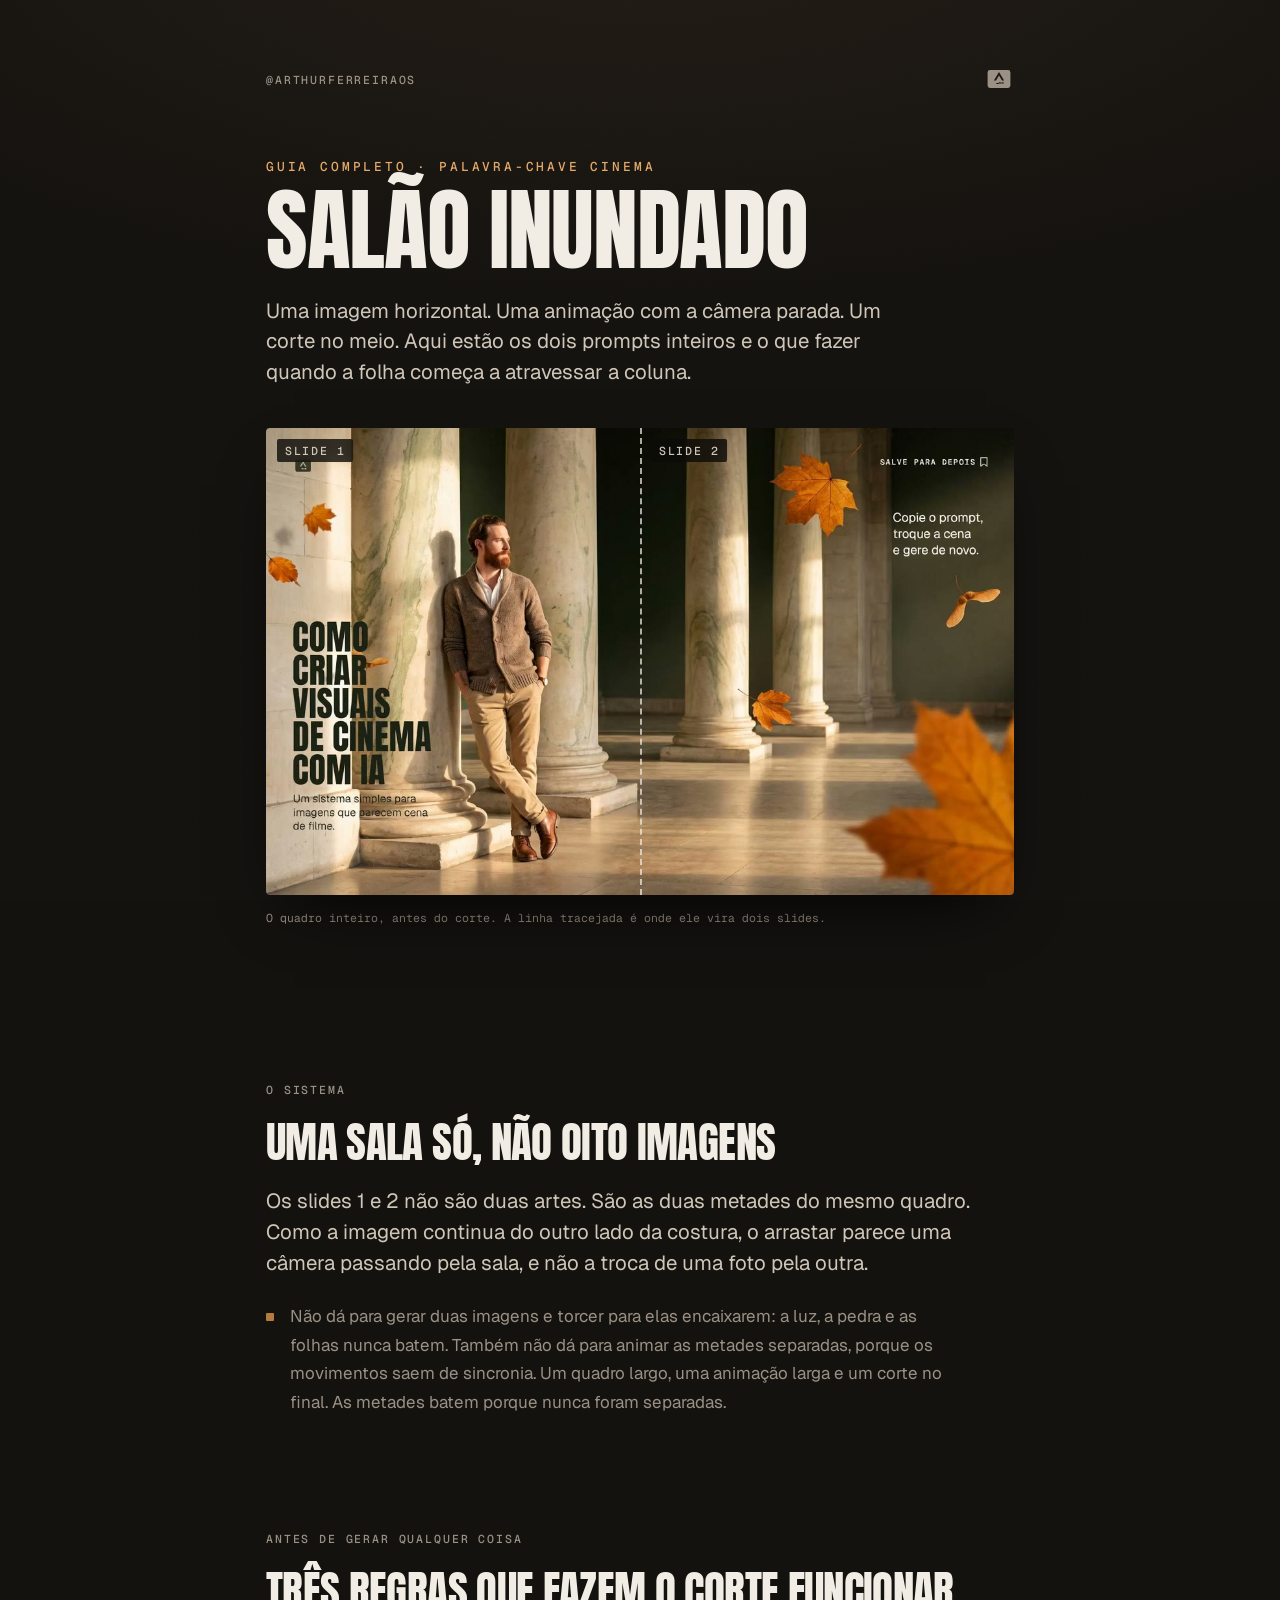
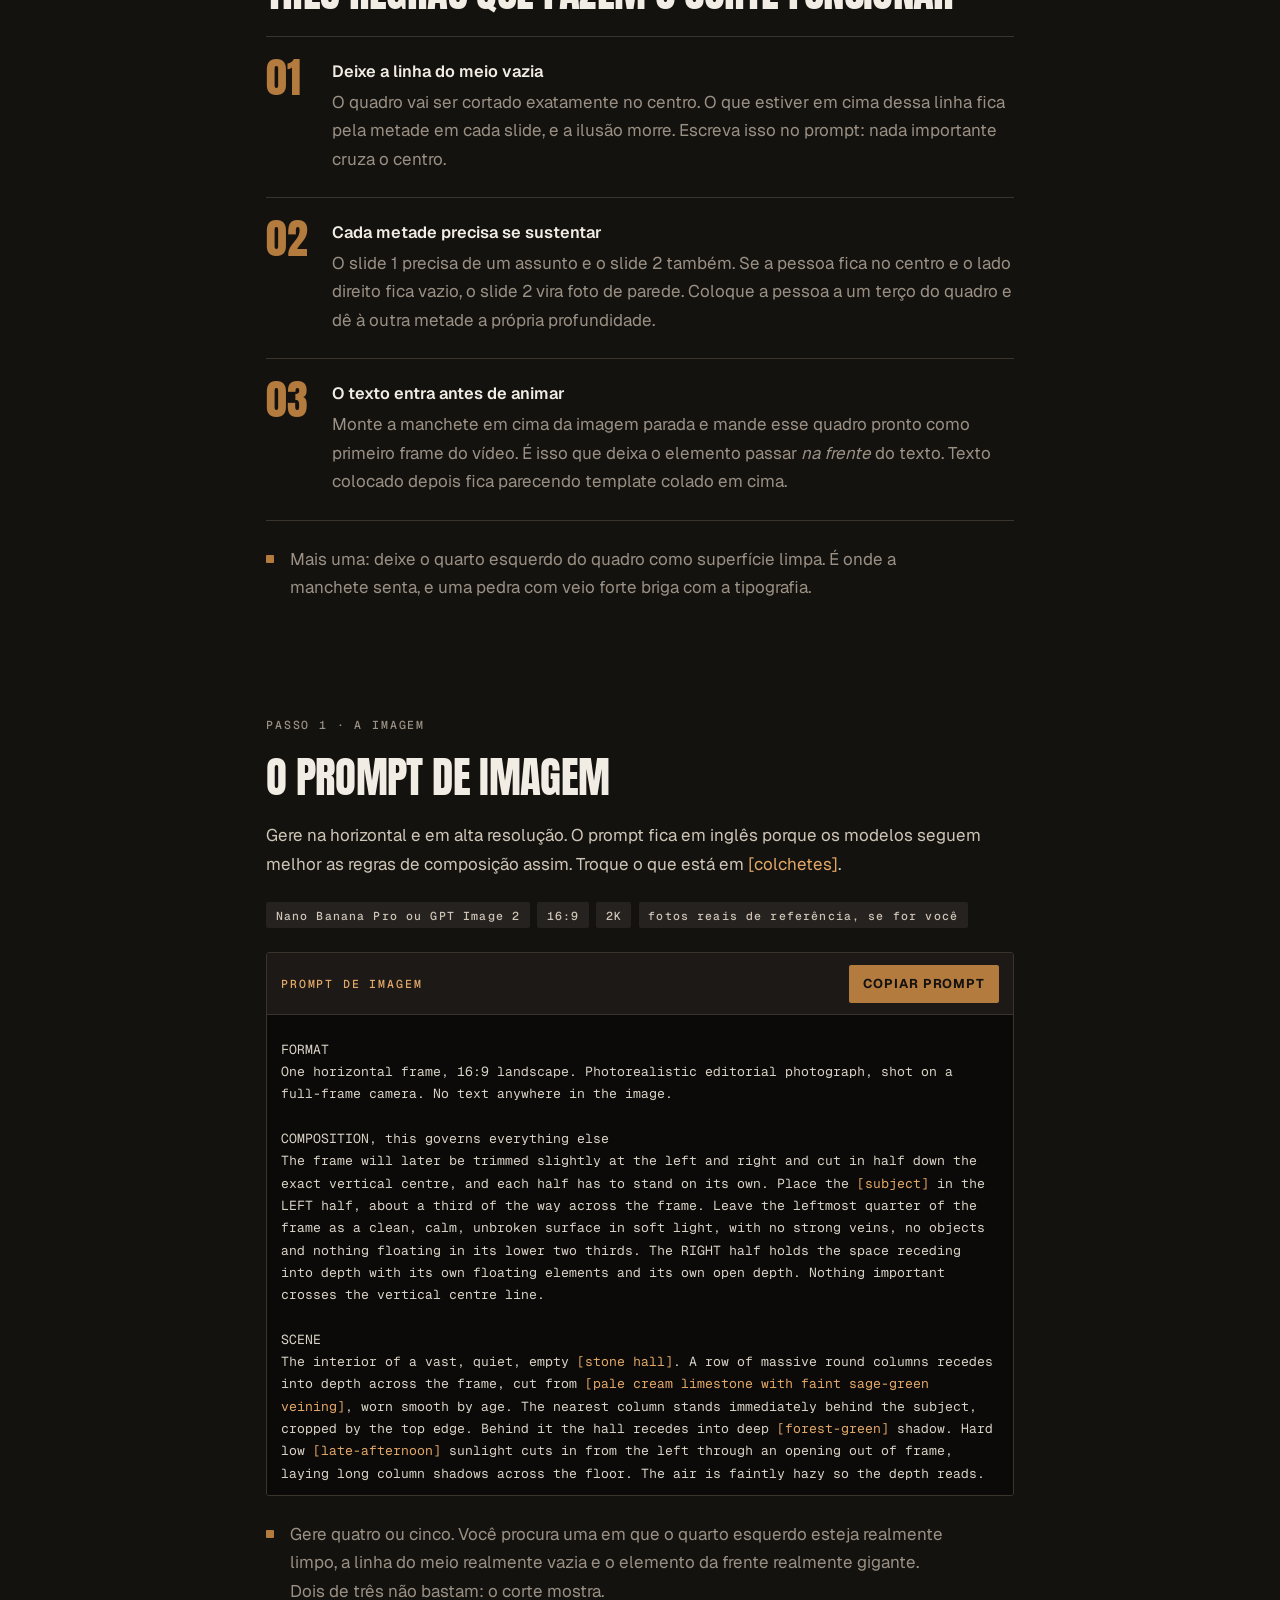
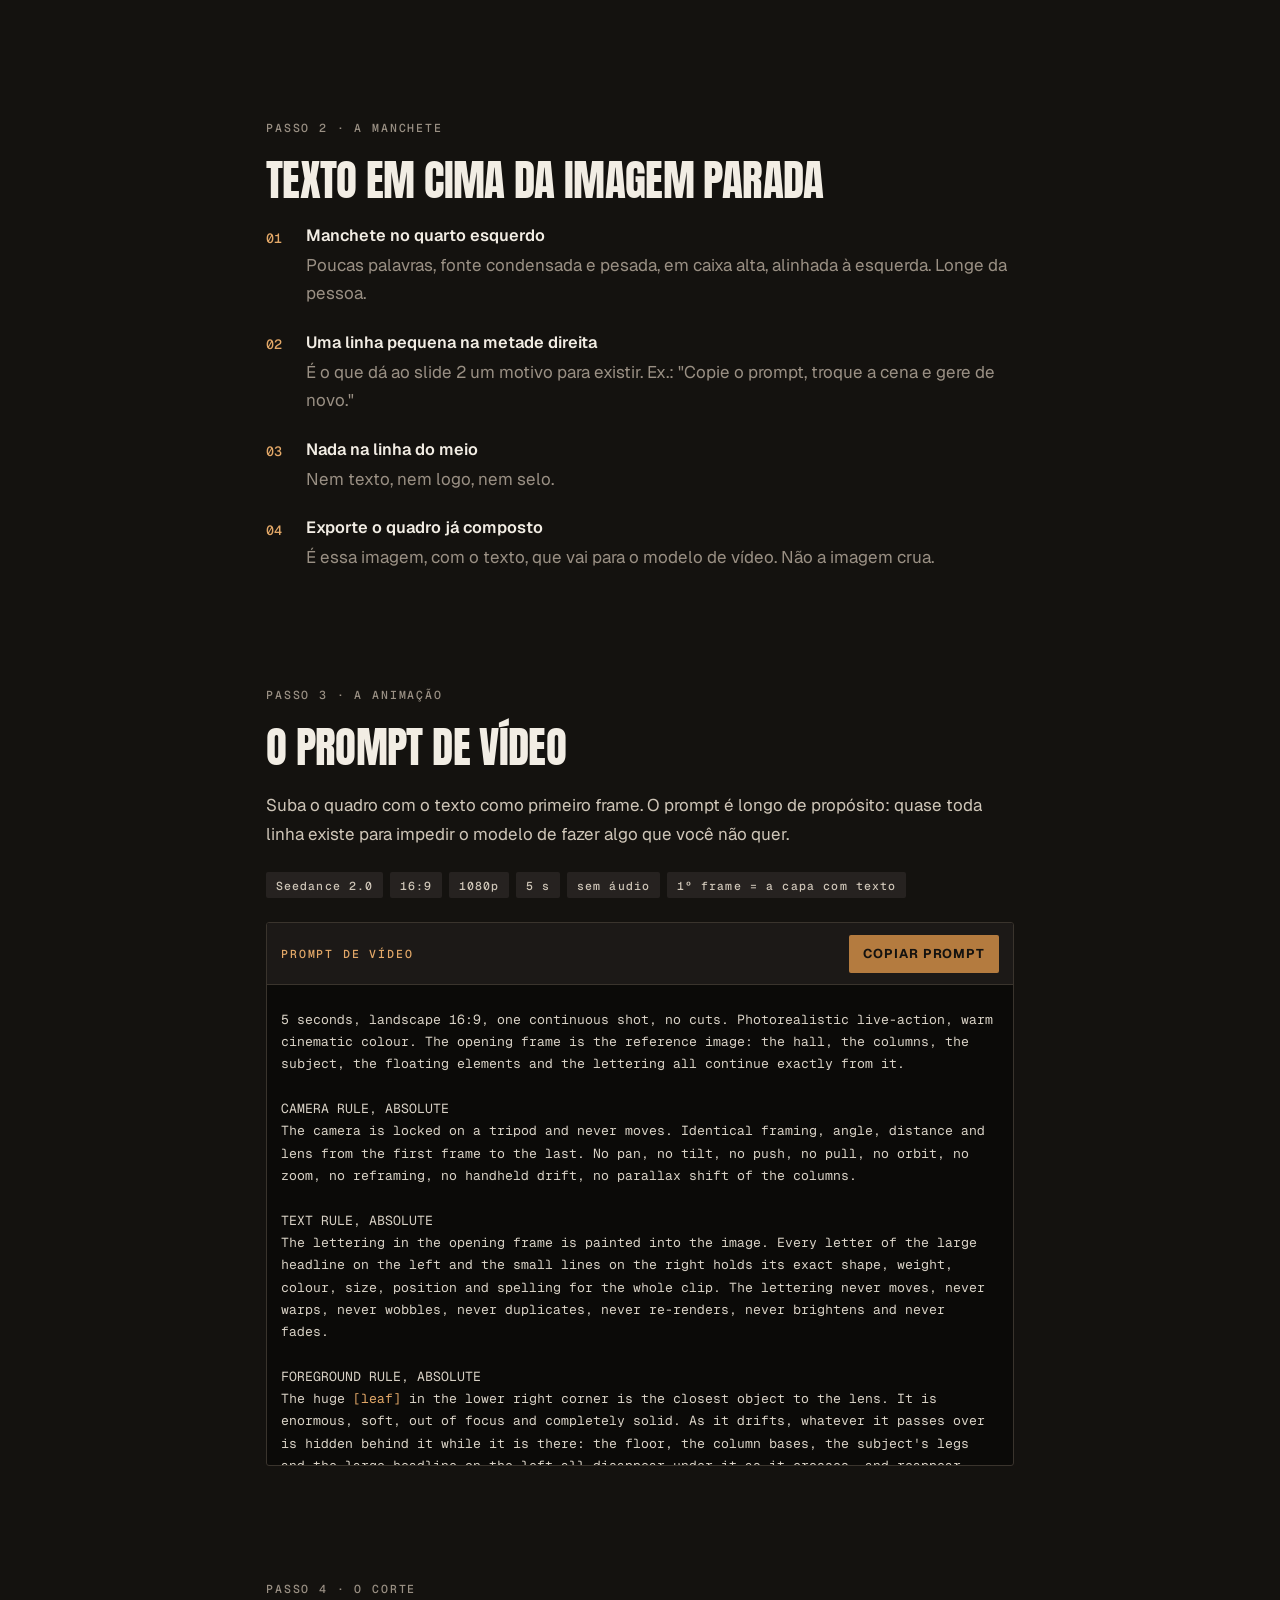
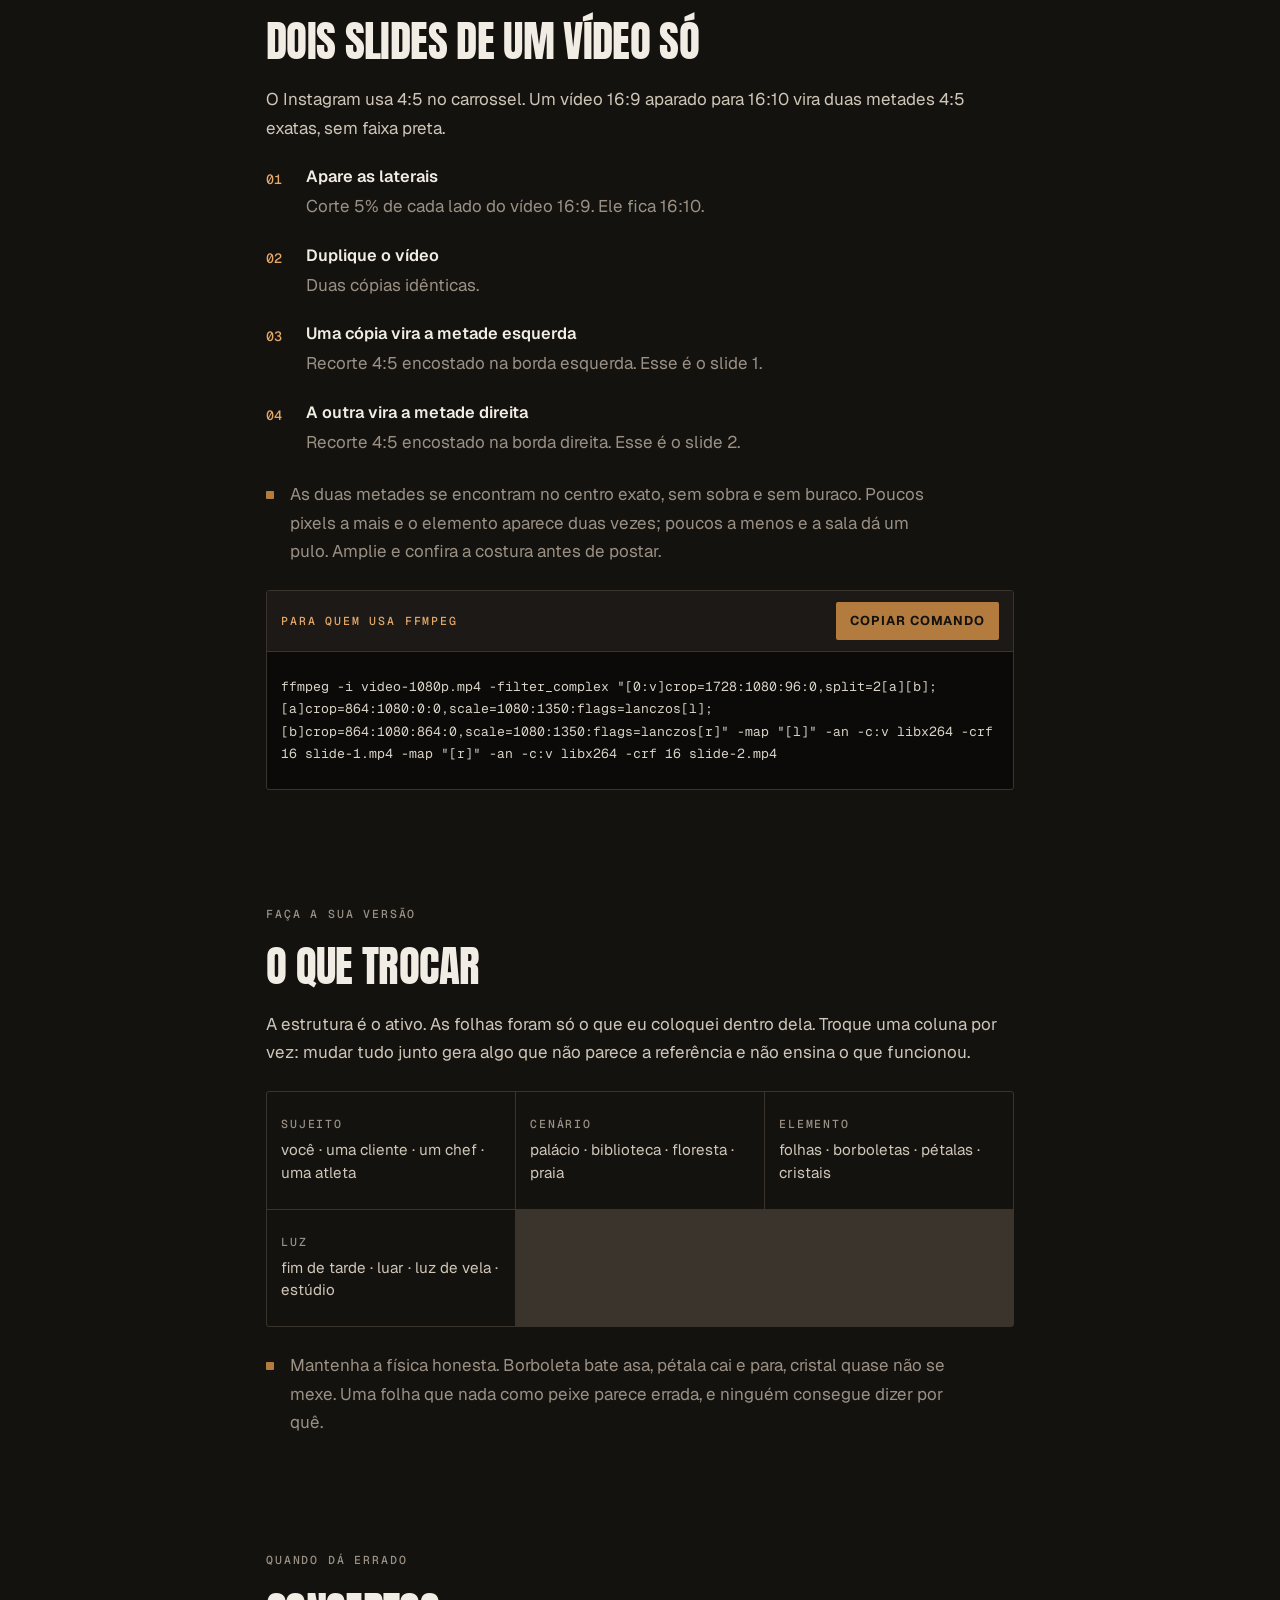
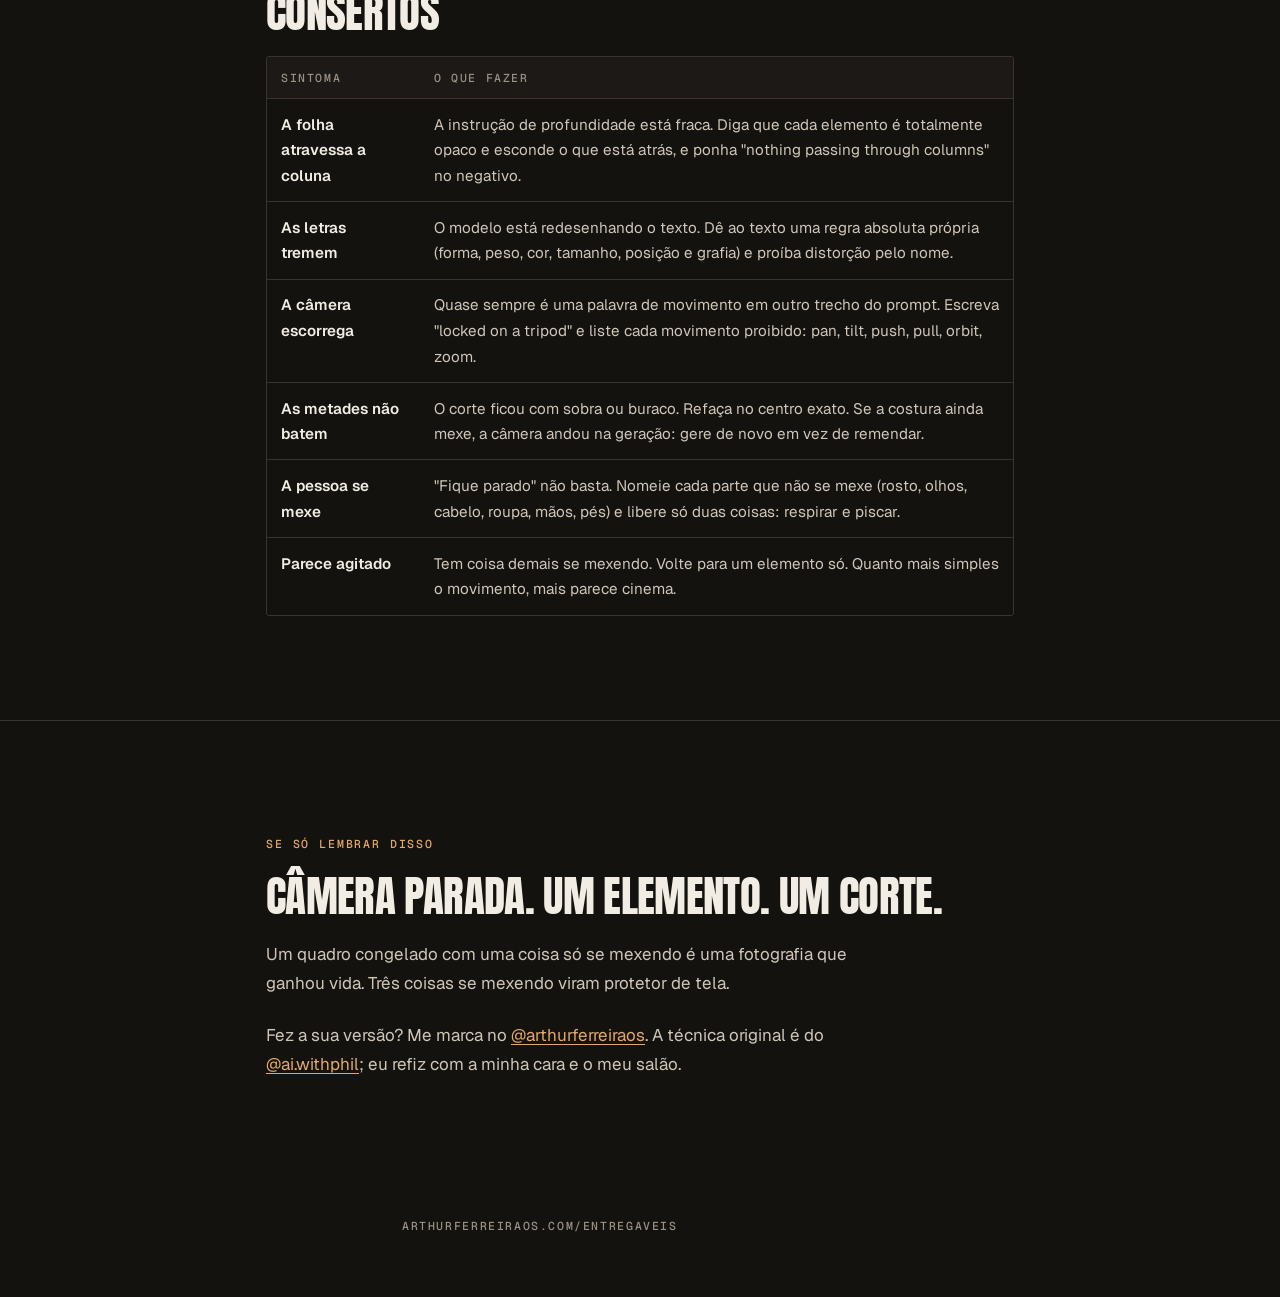
<file: entregaveis/cinema/index.html>
<!doctype html>
<html lang="pt-BR">
<head>
<meta charset="utf-8">
<meta name="viewport" content="width=device-width, initial-scale=1">
<title>Salão Inundado · guia · Arthur Ferreira</title>
<meta name="description" content="O guia completo do carrossel salão inundado: uma imagem horizontal, uma animação com a câmera parada e um corte no meio. Os dois prompts inteiros.">
<meta property="og:title" content="Salão Inundado · o guia completo">
<meta property="og:description" content="Os dois prompts inteiros e o que fazer quando a folha começa a atravessar a coluna.">
<meta property="og:image" content="salao-poster.jpg">
<meta name="robots" content="noindex">
<link rel="preconnect" href="https://fonts.googleapis.com">
<link rel="preconnect" href="https://fonts.gstatic.com" crossorigin>
<link rel="stylesheet" href="https://fonts.googleapis.com/css2?family=Anton&family=Geist:wght@400;500;600&family=Geist+Mono:wght@400;500&display=swap">
<link rel="stylesheet" href="../entregaveis.css">
<link rel="stylesheet" href="../guia.css">
</head>
<body>

<header class="hero g">
  <div class="col">
    <div class="top">
      <a href="https://www.instagram.com/arthurferreiraos/">@arthurferreiraos</a>
      <svg viewBox="0 0 100 100" aria-hidden="true"><path fill-rule="evenodd" clip-rule="evenodd" fill="currentColor" d="M 20 20 h 60 a 8 8 0 0 1 8 8 v 44 a 8 8 0 0 1 -8 8 h -60 a 8 8 0 0 1 -8 -8 v -44 a 8 8 0 0 1 8 -8 Z M 50 27 L 33 55 L 40 55 L 50 38 L 60 55 L 67 55 Z M 41 63 L 55 63 L 55 67 L 41 67 Z M 66.5 65 a 4.5 4.5 0 1 0 -9 0 a 4.5 4.5 0 1 0 -9 0 Z"/></svg>
    </div>
    <span class="eyebrow">Guia completo · palavra-chave CINEMA</span>
    <h1>Salão inundado</h1>
    <p class="lede">Uma imagem horizontal. Uma animação com a câmera parada. Um corte no meio. Aqui estão os dois prompts inteiros e o que fazer quando a folha começa a atravessar a coluna.</p>
    <div class="film">
      <video src="salao.mp4" poster="salao-poster.jpg" autoplay muted loop playsinline></video>
      <span class="seam" aria-hidden="true"></span>
      <span class="lbl l1">slide 1</span><span class="lbl l2">slide 2</span>
    </div>
    <p class="caption">O quadro inteiro, antes do corte. A linha tracejada é onde ele vira dois slides.</p>
  </div>
</header>

<main class="g">
<div class="col">

  <section>
    <span class="eyebrow">O sistema</span>
    <h2>Uma sala só, não oito imagens</h2>
    <p class="intro">Os slides 1 e 2 não são duas artes. São as duas metades do mesmo quadro. Como a imagem continua do outro lado da costura, o arrastar parece uma câmera passando pela sala, e não a troca de uma foto pela outra.</p>
    <p class="note">Não dá para gerar duas imagens e torcer para elas encaixarem: a luz, a pedra e as folhas nunca batem. Também não dá para animar as metades separadas, porque os movimentos saem de sincronia. Um quadro largo, uma animação larga e um corte no final. As metades batem porque nunca foram separadas.</p>
  </section>

  <section>
    <span class="eyebrow">Antes de gerar qualquer coisa</span>
    <h2>Três regras que fazem o corte funcionar</h2>
    <div class="rules">
      <div class="rule"><span class="n">01</span><div><h3>Deixe a linha do meio vazia</h3><p>O quadro vai ser cortado exatamente no centro. O que estiver em cima dessa linha fica pela metade em cada slide, e a ilusão morre. Escreva isso no prompt: nada importante cruza o centro.</p></div></div>
      <div class="rule"><span class="n">02</span><div><h3>Cada metade precisa se sustentar</h3><p>O slide 1 precisa de um assunto e o slide 2 também. Se a pessoa fica no centro e o lado direito fica vazio, o slide 2 vira foto de parede. Coloque a pessoa a um terço do quadro e dê à outra metade a própria profundidade.</p></div></div>
      <div class="rule"><span class="n">03</span><div><h3>O texto entra antes de animar</h3><p>Monte a manchete em cima da imagem parada e mande esse quadro pronto como primeiro frame do vídeo. É isso que deixa o elemento passar <em>na frente</em> do texto. Texto colocado depois fica parecendo template colado em cima.</p></div></div>
    </div>
    <p class="note">Mais uma: deixe o quarto esquerdo do quadro como superfície limpa. É onde a manchete senta, e uma pedra com veio forte briga com a tipografia.</p>
  </section>

  <section>
    <span class="eyebrow">Passo 1 · a imagem</span>
    <h2>O prompt de imagem</h2>
    <p>Gere na horizontal e em alta resolução. O prompt fica em inglês porque os modelos seguem melhor as regras de composição assim. Troque o que está em <span class="fill" style="color:var(--amber-deep)">[colchetes]</span>.</p>
    <div class="ficha"><span>Nano Banana Pro ou GPT Image 2</span><span>16:9</span><span>2K</span><span>fotos reais de referência, se for você</span></div>
    <div class="prompt">
      <div class="bar"><span>prompt de imagem</span><button type="button" id="copy-img" data-alvo="p-img">Copiar prompt</button></div>
<pre id="p-img">FORMAT
One horizontal frame, 16:9 landscape. Photorealistic editorial photograph, shot on a full-frame camera. No text anywhere in the image.

COMPOSITION, this governs everything else
The frame will later be trimmed slightly at the left and right and cut in half down the exact vertical centre, and each half has to stand on its own. Place the <span class="fill">[subject]</span> in the LEFT half, about a third of the way across the frame. Leave the leftmost quarter of the frame as a clean, calm, unbroken surface in soft light, with no strong veins, no objects and nothing floating in its lower two thirds. The RIGHT half holds the space receding into depth with its own floating elements and its own open depth. Nothing important crosses the vertical centre line.

SCENE
The interior of a vast, quiet, empty <span class="fill">[stone hall]</span>. A row of massive round columns recedes into depth across the frame, cut from <span class="fill">[pale cream limestone with faint sage-green veining]</span>, worn smooth by age. The nearest column stands immediately behind the subject, cropped by the top edge. Behind it the hall recedes into deep <span class="fill">[forest-green]</span> shadow. Hard low <span class="fill">[late-afternoon]</span> sunlight cuts in from the left through an opening out of frame, laying long column shadows across the floor. The air is faintly hazy so the depth reads.

CAMERA
Standing eye level, 35mm, straight on, deep focus except for the extreme foreground.

SUBJECT
<span class="fill">[Describe the person. If it is you, attach your real photos and write: "The person from the reference photos. Keep the face exactly. Facial fidelity is the top priority."]</span> Leaning against the nearest column, weight on one leg, the other foot crossed over it, both hands in pockets, head turned toward the right of frame, calm. Full length, with headroom above.

WARDROBE
<span class="fill">[Two or three pieces, plain, nothing branded, nothing patterned.]</span>

FLOATING ELEMENTS, placed deliberately
<span class="fill">[Dry amber autumn leaves and winged maple seeds]</span> hang motionless in the air as if the hall were quietly flooded, at clearly different depths and sizes.
In the LEFT half: two small ones in the upper left, far back; one small one near elbow height, further back than the subject.
In the RIGHT half: one ENORMOUS one filling the bottom right corner in the extreme foreground, cut by the right and bottom edges, well out of focus; one large sharply focused one in the upper right; one mid-size at hip height in front of a column base; one mid-size higher up, half veiled by shadow.
None of them touches the vertical centre. Each is fully opaque and casts a soft shadow on the stone.

FINISH
Everything perfectly still. Natural skin with visible texture. Rich warm colour, high contrast, cinematic, nothing washed out.

DO NOT INCLUDE
No text, no letters, no logo, no watermark; no water, no ripples, no splash; no other people; no modern building, no tile; no transparent or ghosted elements; no skin smoothing; no illustration, no painterly effect, no CGI look.</pre>
    </div>
    <p class="note">Gere quatro ou cinco. Você procura uma em que o quarto esquerdo esteja realmente limpo, a linha do meio realmente vazia e o elemento da frente realmente gigante. Dois de três não bastam: o corte mostra.</p>
  </section>

  <section>
    <span class="eyebrow">Passo 2 · a manchete</span>
    <h2>Texto em cima da imagem parada</h2>
    <ol class="steps">
      <li><div><h3>Manchete no quarto esquerdo</h3><p>Poucas palavras, fonte condensada e pesada, em caixa alta, alinhada à esquerda. Longe da pessoa.</p></div></li>
      <li><div><h3>Uma linha pequena na metade direita</h3><p>É o que dá ao slide 2 um motivo para existir. Ex.: "Copie o prompt, troque a cena e gere de novo."</p></div></li>
      <li><div><h3>Nada na linha do meio</h3><p>Nem texto, nem logo, nem selo.</p></div></li>
      <li><div><h3>Exporte o quadro já composto</h3><p>É essa imagem, com o texto, que vai para o modelo de vídeo. Não a imagem crua.</p></div></li>
    </ol>
  </section>

  <section>
    <span class="eyebrow">Passo 3 · a animação</span>
    <h2>O prompt de vídeo</h2>
    <p>Suba o quadro com o texto como primeiro frame. O prompt é longo de propósito: quase toda linha existe para impedir o modelo de fazer algo que você não quer.</p>
    <div class="ficha"><span>Seedance 2.0</span><span>16:9</span><span>1080p</span><span>5 s</span><span>sem áudio</span><span>1º frame = a capa com texto</span></div>
    <div class="prompt">
      <div class="bar"><span>prompt de vídeo</span><button type="button" id="copy-vid" data-alvo="p-vid">Copiar prompt</button></div>
<pre id="p-vid">5 seconds, landscape 16:9, one continuous shot, no cuts. Photorealistic live-action, warm cinematic colour. The opening frame is the reference image: the hall, the columns, the subject, the floating elements and the lettering all continue exactly from it.

CAMERA RULE, ABSOLUTE
The camera is locked on a tripod and never moves. Identical framing, angle, distance and lens from the first frame to the last. No pan, no tilt, no push, no pull, no orbit, no zoom, no reframing, no handheld drift, no parallax shift of the columns.

TEXT RULE, ABSOLUTE
The lettering in the opening frame is painted into the image. Every letter of the large headline on the left and the small lines on the right holds its exact shape, weight, colour, size, position and spelling for the whole clip. The lettering never moves, never warps, never wobbles, never duplicates, never re-renders, never brightens and never fades.

FOREGROUND RULE, ABSOLUTE
The huge <span class="fill">[leaf]</span> in the lower right corner is the closest object to the lens. It is enormous, soft, out of focus and completely solid. As it drifts, whatever it passes over is hidden behind it while it is there: the floor, the column bases, the subject's legs and the large headline on the left all disappear under it as it crosses, and reappear untouched once it has gone.

SUBJECT RULE, ABSOLUTE
The subject stays exactly where they are for the whole clip: the same lean, the same crossed legs, both hands in pockets, the same head angle and eyeline, the same calm expression. Alive but rooted: slow breathing, two slow blinks. The feet never move.

0-1s
The small elements already in the air drift very slowly, turning gently as if sinking through still water.
1-4s
The huge out-of-focus foreground element glides slowly from the lower right edge toward the left, in a low, gently rocking path across the lower half of the picture. It passes in front of the subject's legs, then across the area where the headline sits, covering the letters beneath it, until it clears the left edge of frame.
4-5s
The picture is fully revealed again, the headline whole and unchanged. The other elements keep their slow drift. The shot holds steady.

PHYSICAL RULES
<span class="fill">[Leaves move as they would sinking slowly through still water: weighted, rocking, turning on their axis, never flying fast.]</span> The light and the colour grade stay exactly as in the opening frame.

NEGATIVE PROMPT
No camera movement, no zoom, no pan, no tilt, no reframing, no shake; no cuts, no dissolves; no warping, wobbling, duplicated or misspelled letters, no drifting or fading type, no letters drawn on top of the large element; no walking, no stepping, no hands leaving the pockets, no head turn toward the lens; no transparent or ghosted elements, nothing passing through columns or through the subject; no water surface, no bubbles; no colour shift, no fade to black; no new people or objects; no music, no audio, no subtitles; no watermark.</pre>
    </div>
  </section>

  <section>
    <span class="eyebrow">Passo 4 · o corte</span>
    <h2>Dois slides de um vídeo só</h2>
    <p>O Instagram usa 4:5 no carrossel. Um vídeo 16:9 aparado para 16:10 vira duas metades 4:5 exatas, sem faixa preta.</p>
    <ol class="steps">
      <li><div><h3>Apare as laterais</h3><p>Corte 5% de cada lado do vídeo 16:9. Ele fica 16:10.</p></div></li>
      <li><div><h3>Duplique o vídeo</h3><p>Duas cópias idênticas.</p></div></li>
      <li><div><h3>Uma cópia vira a metade esquerda</h3><p>Recorte 4:5 encostado na borda esquerda. Esse é o slide 1.</p></div></li>
      <li><div><h3>A outra vira a metade direita</h3><p>Recorte 4:5 encostado na borda direita. Esse é o slide 2.</p></div></li>
    </ol>
    <p class="note">As duas metades se encontram no centro exato, sem sobra e sem buraco. Poucos pixels a mais e o elemento aparece duas vezes; poucos a menos e a sala dá um pulo. Amplie e confira a costura antes de postar.</p>
    <div class="prompt">
      <div class="bar"><span>para quem usa ffmpeg</span><button type="button" id="copy-ff" data-alvo="p-ff">Copiar comando</button></div>
<pre id="p-ff">ffmpeg -i video-1080p.mp4 -filter_complex "[0:v]crop=1728:1080:96:0,split=2[a][b];[a]crop=864:1080:0:0,scale=1080:1350:flags=lanczos[l];[b]crop=864:1080:864:0,scale=1080:1350:flags=lanczos[r]" -map "[l]" -an -c:v libx264 -crf 16 slide-1.mp4 -map "[r]" -an -c:v libx264 -crf 16 slide-2.mp4</pre>
    </div>
  </section>

  <section>
    <span class="eyebrow">Faça a sua versão</span>
    <h2>O que trocar</h2>
    <p>A estrutura é o ativo. As folhas foram só o que eu coloquei dentro dela. Troque uma coluna por vez: mudar tudo junto gera algo que não parece a referência e não ensina o que funcionou.</p>
    <div class="swap">
      <div><h3>Sujeito</h3><p>você · uma cliente · um chef · uma atleta</p></div>
      <div><h3>Cenário</h3><p>palácio · biblioteca · floresta · praia</p></div>
      <div><h3>Elemento</h3><p>folhas · borboletas · pétalas · cristais</p></div>
      <div><h3>Luz</h3><p>fim de tarde · luar · luz de vela · estúdio</p></div>
    </div>
    <p class="note">Mantenha a física honesta. Borboleta bate asa, pétala cai e para, cristal quase não se mexe. Uma folha que nada como peixe parece errada, e ninguém consegue dizer por quê.</p>
  </section>

  <section>
    <span class="eyebrow">Quando dá errado</span>
    <h2>Consertos</h2>
    <div class="tbl"><table>
      <thead><tr><th>Sintoma</th><th>O que fazer</th></tr></thead>
      <tbody>
        <tr><td>A folha atravessa a coluna</td><td>A instrução de profundidade está fraca. Diga que cada elemento é totalmente opaco e esconde o que está atrás, e ponha "nothing passing through columns" no negativo.</td></tr>
        <tr><td>As letras tremem</td><td>O modelo está redesenhando o texto. Dê ao texto uma regra absoluta própria (forma, peso, cor, tamanho, posição e grafia) e proíba distorção pelo nome.</td></tr>
        <tr><td>A câmera escorrega</td><td>Quase sempre é uma palavra de movimento em outro trecho do prompt. Escreva "locked on a tripod" e liste cada movimento proibido: pan, tilt, push, pull, orbit, zoom.</td></tr>
        <tr><td>As metades não batem</td><td>O corte ficou com sobra ou buraco. Refaça no centro exato. Se a costura ainda mexe, a câmera andou na geração: gere de novo em vez de remendar.</td></tr>
        <tr><td>A pessoa se mexe</td><td>"Fique parado" não basta. Nomeie cada parte que não se mexe (rosto, olhos, cabelo, roupa, mãos, pés) e libere só duas coisas: respirar e piscar.</td></tr>
        <tr><td>Parece agitado</td><td>Tem coisa demais se mexendo. Volte para um elemento só. Quanto mais simples o movimento, mais parece cinema.</td></tr>
      </tbody>
    </table></div>
  </section>

</div>
</main>

<div class="close g">
  <div class="col">
    <span class="eyebrow" style="color:#E3A868">Se só lembrar disso</span>
    <h2>Câmera parada. Um elemento. Um corte.</h2>
    <p>Um quadro congelado com uma coisa só se mexendo é uma fotografia que ganhou vida. Três coisas se mexendo viram protetor de tela.</p>
    <p>Fez a sua versão? Me marca no <a href="https://www.instagram.com/arthurferreiraos/">@arthurferreiraos</a>. A técnica original é do <a href="https://www.instagram.com/ai.withphil/">@ai.withphil</a>; eu refiz com a minha cara e o meu salão.</p>
  </div>
</div>
<footer class="g"><div class="col">arthurferreiraos.com/entregaveis</div></footer>

<script>
document.querySelectorAll('button[data-alvo]').forEach(function(b){
  b.addEventListener('click',function(){
    var t=document.getElementById(b.dataset.alvo).innerText;
    var ok=function(){var o=b.textContent;b.textContent='Copiado';setTimeout(function(){b.textContent=o},1800)};
    if(navigator.clipboard){navigator.clipboard.writeText(t).then(ok,function(){})}
  });
});
</script>
</body>
</html>
</file>
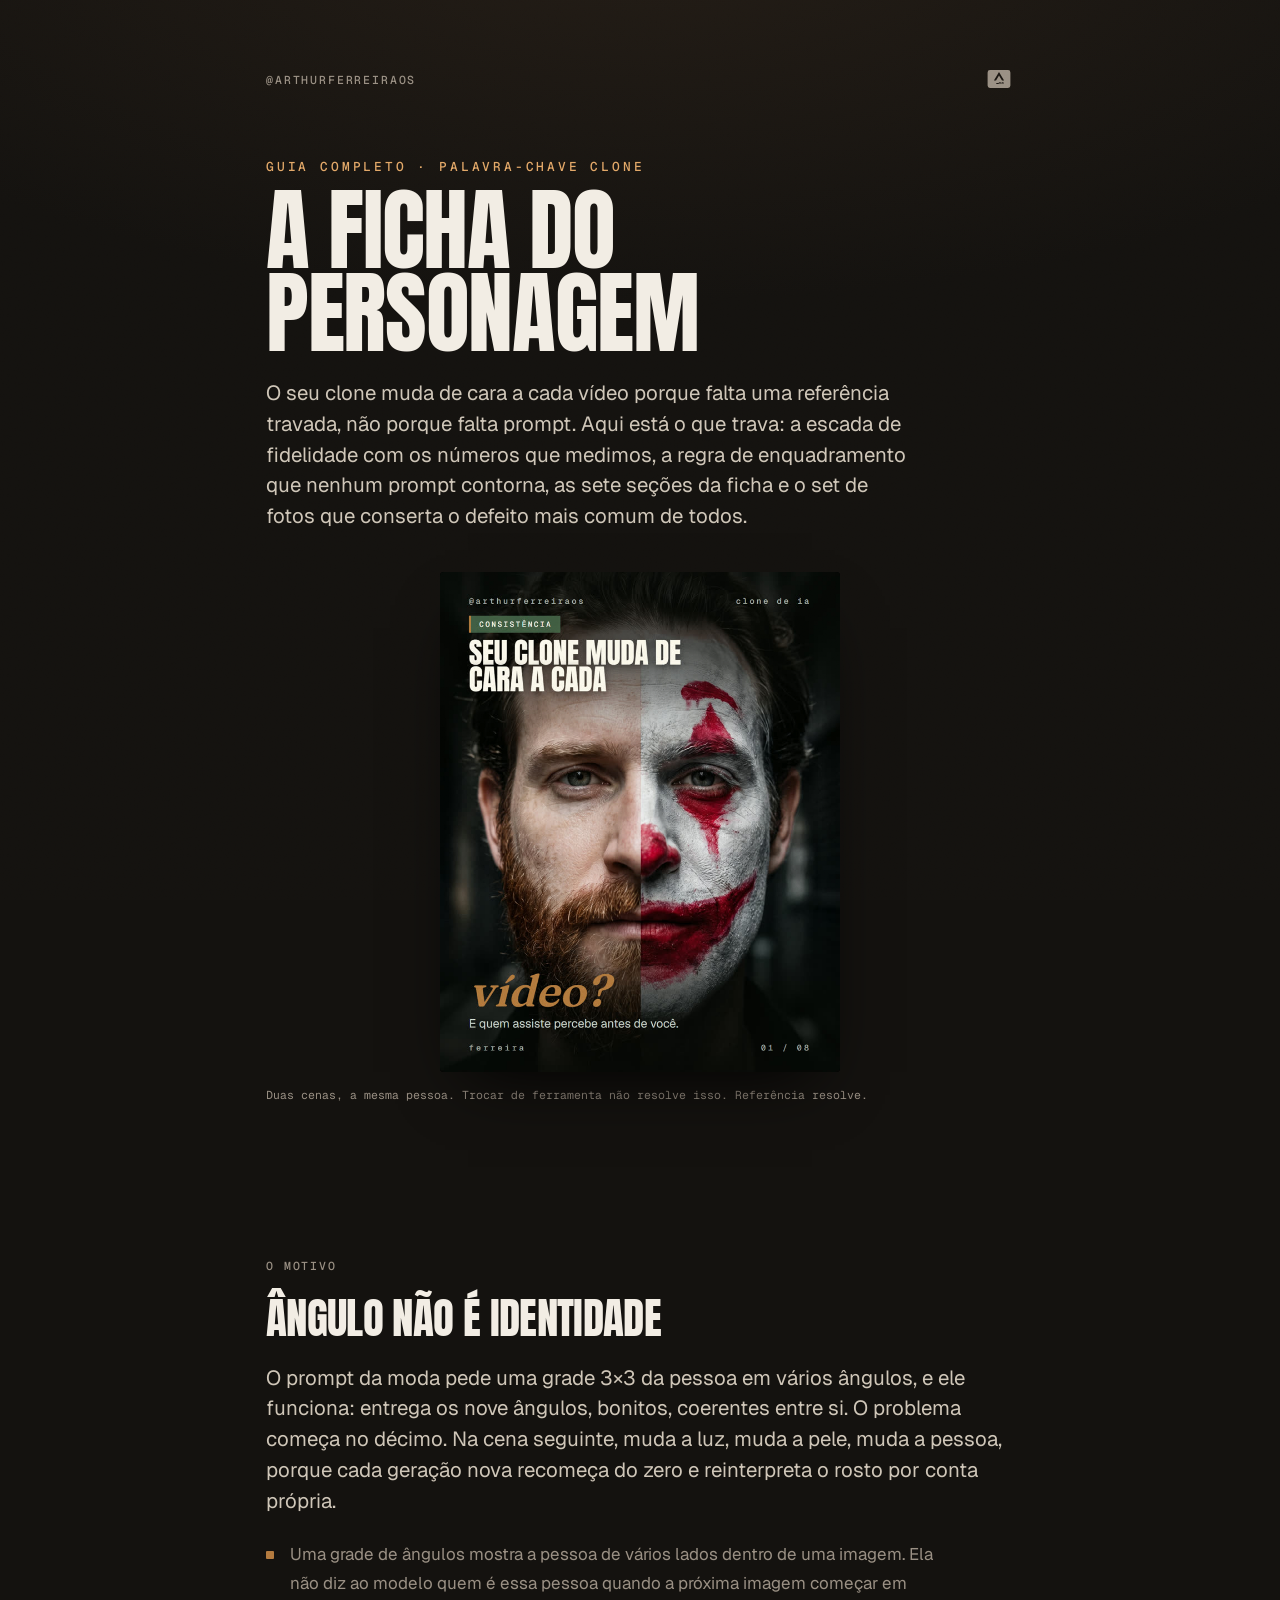
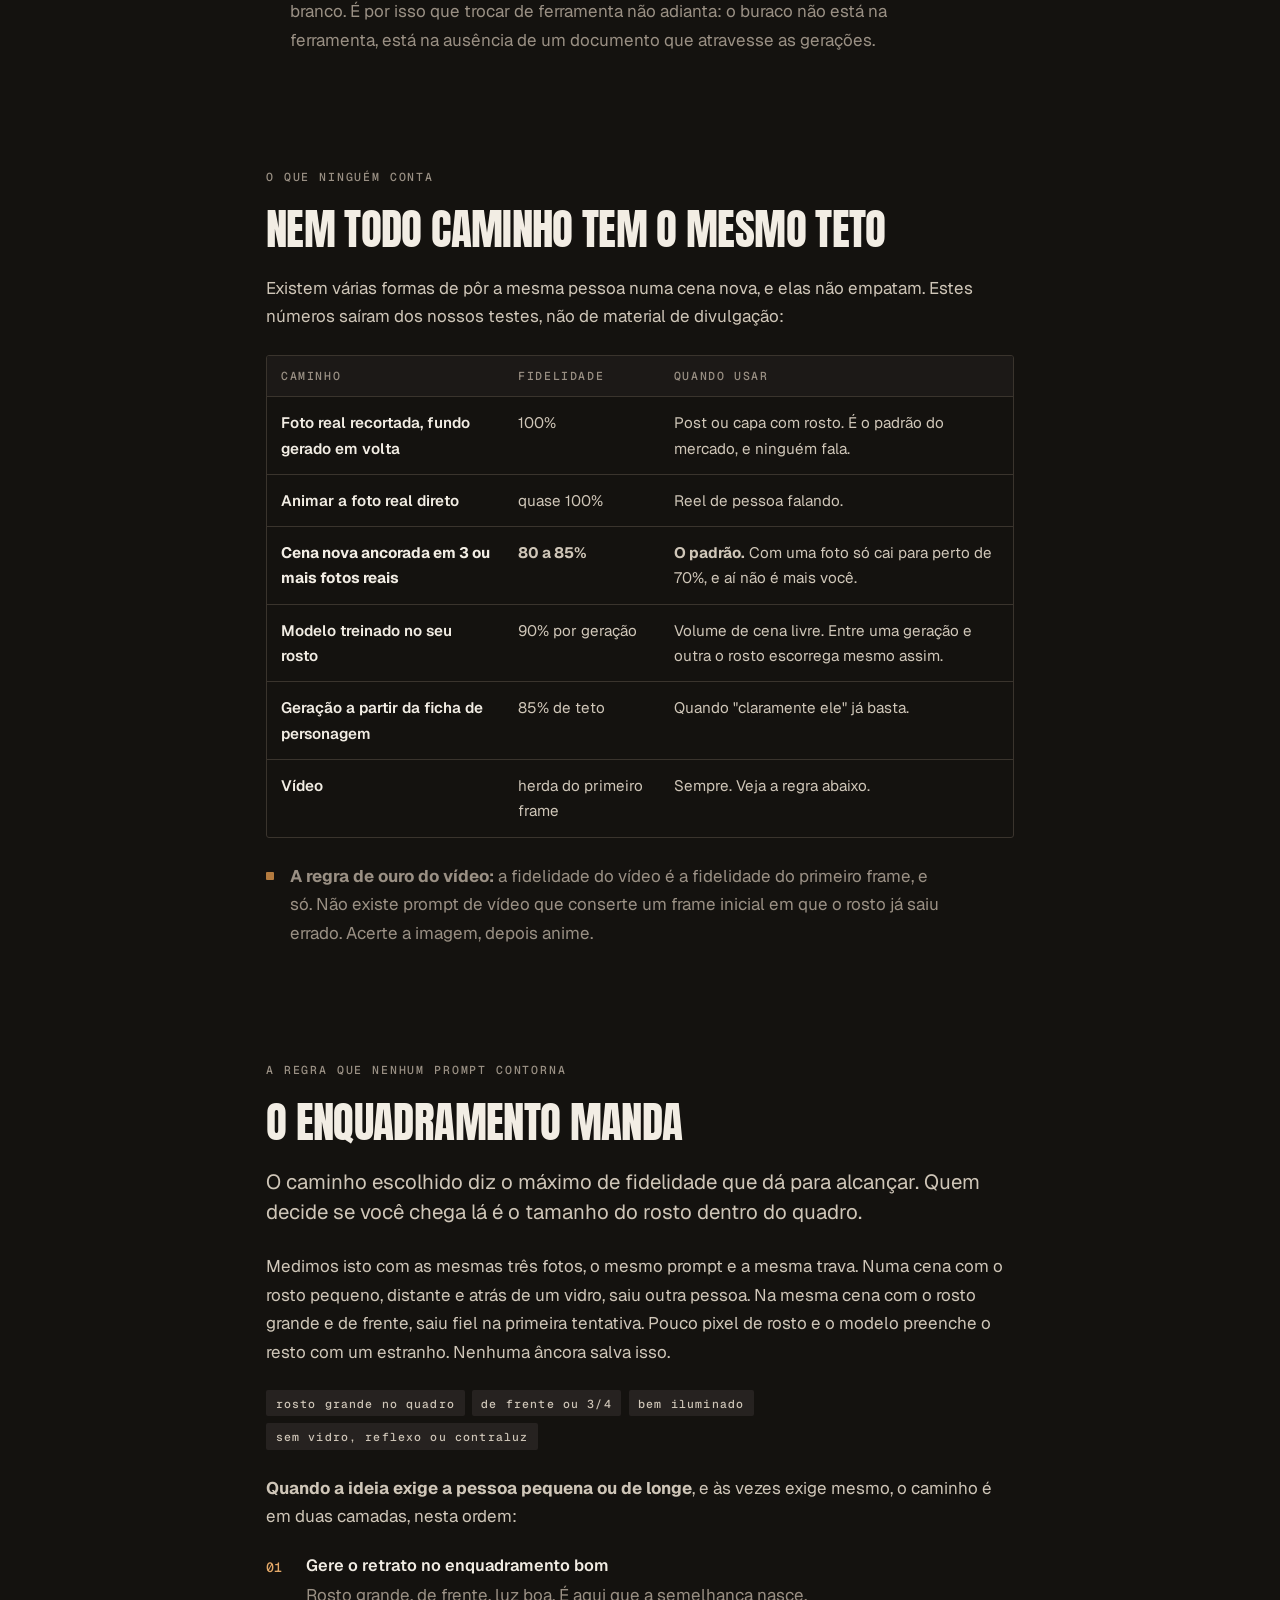
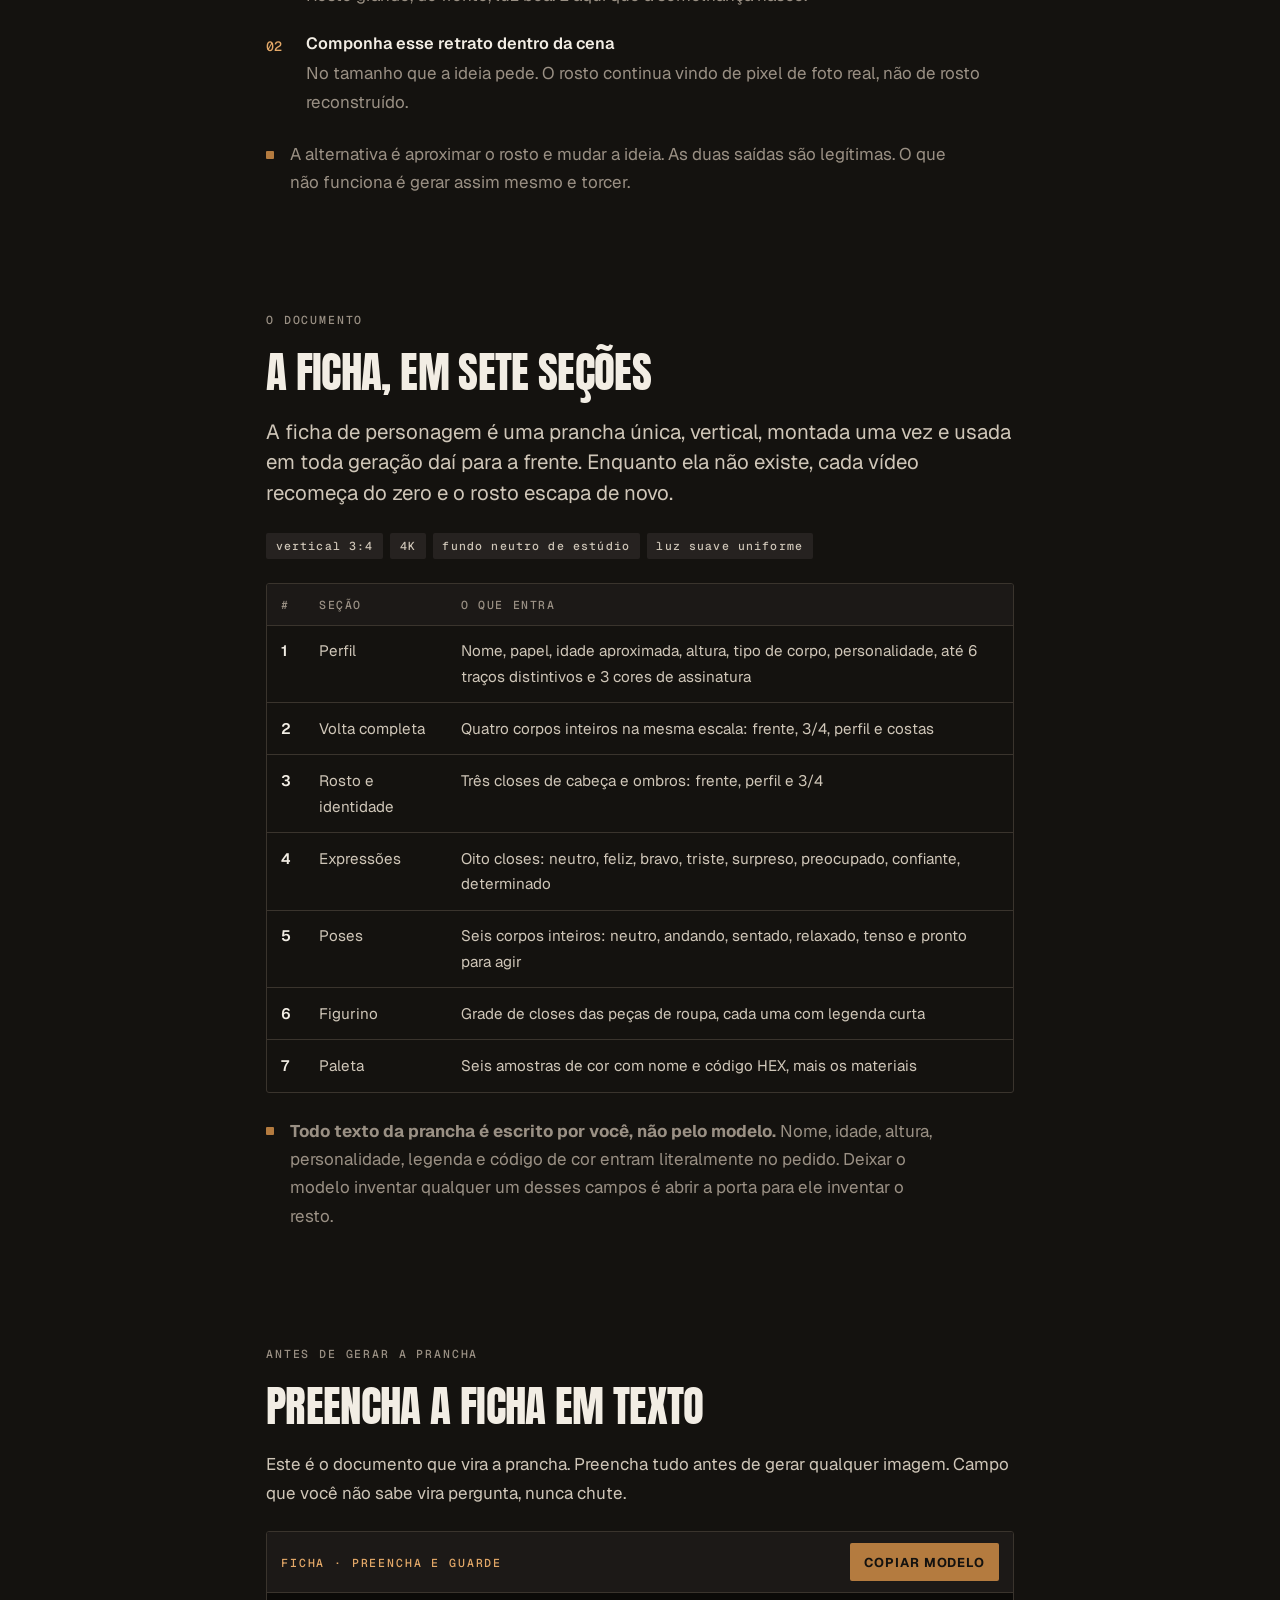
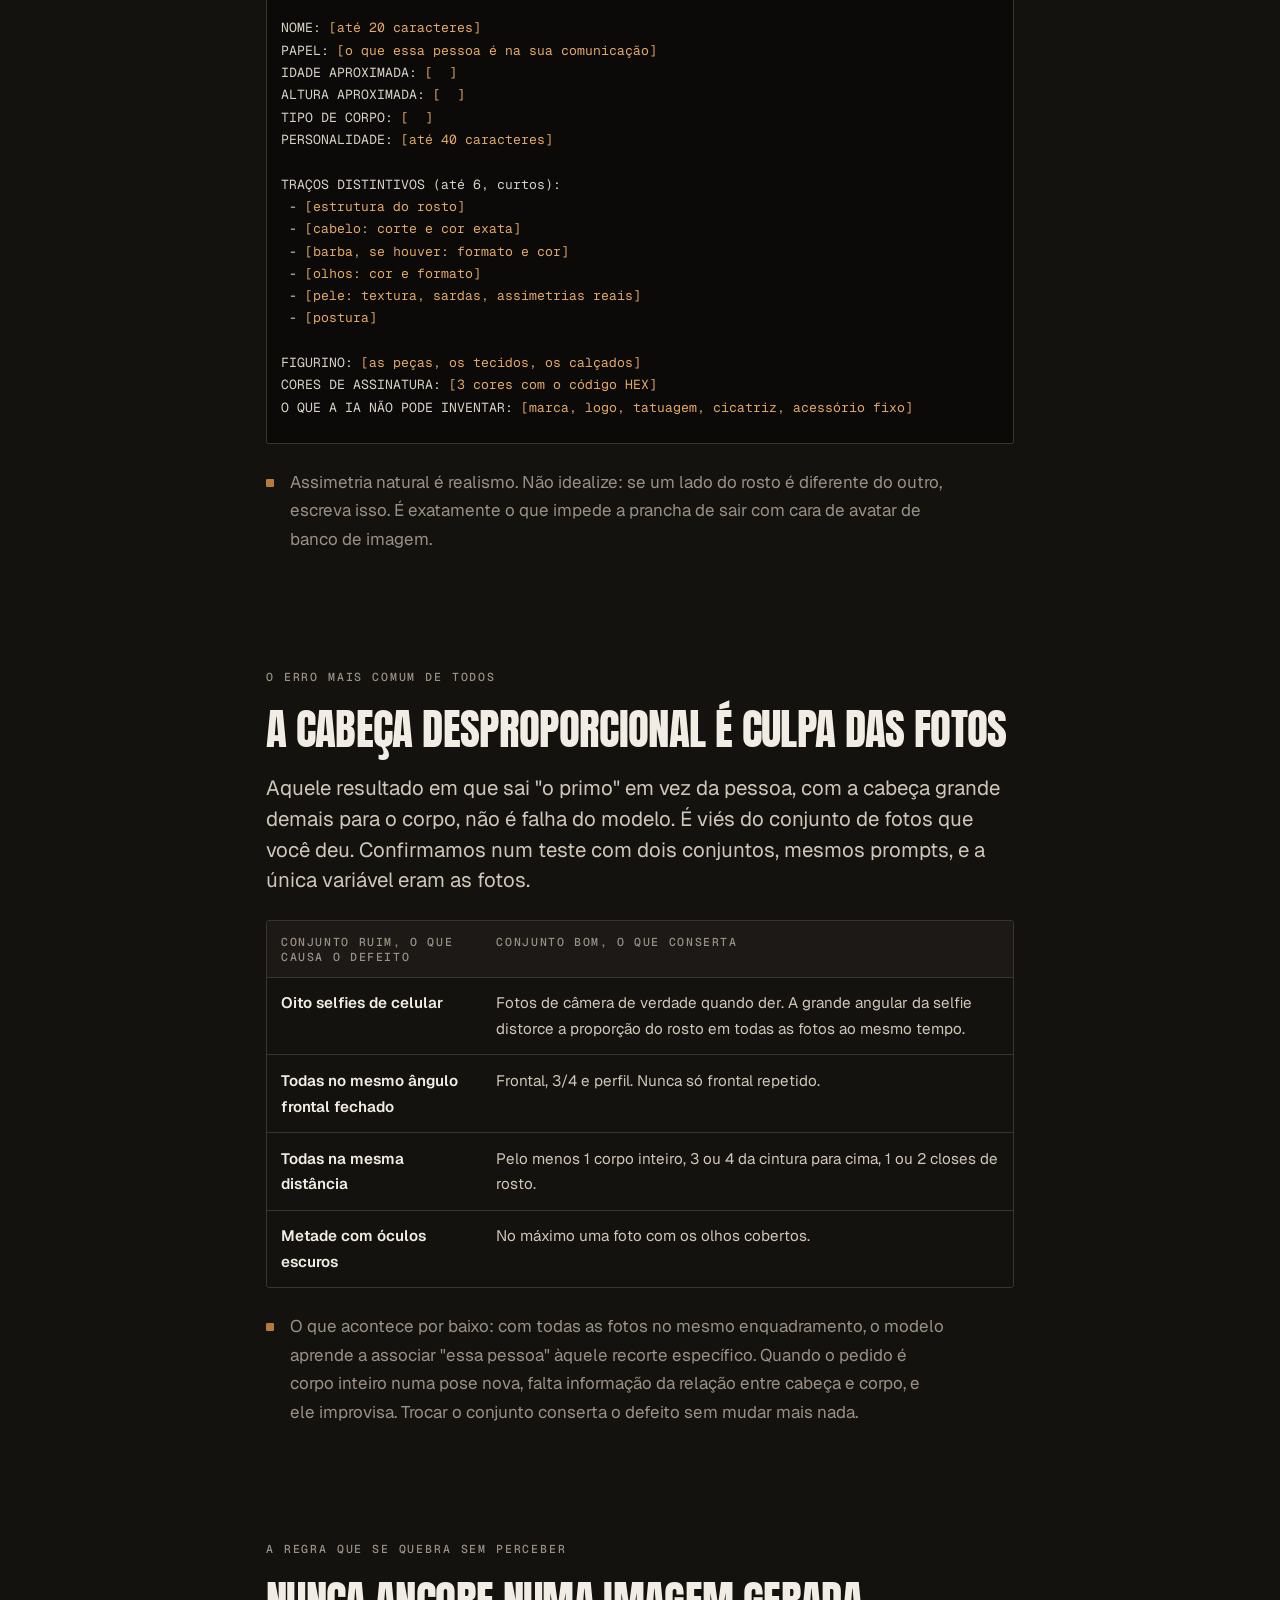
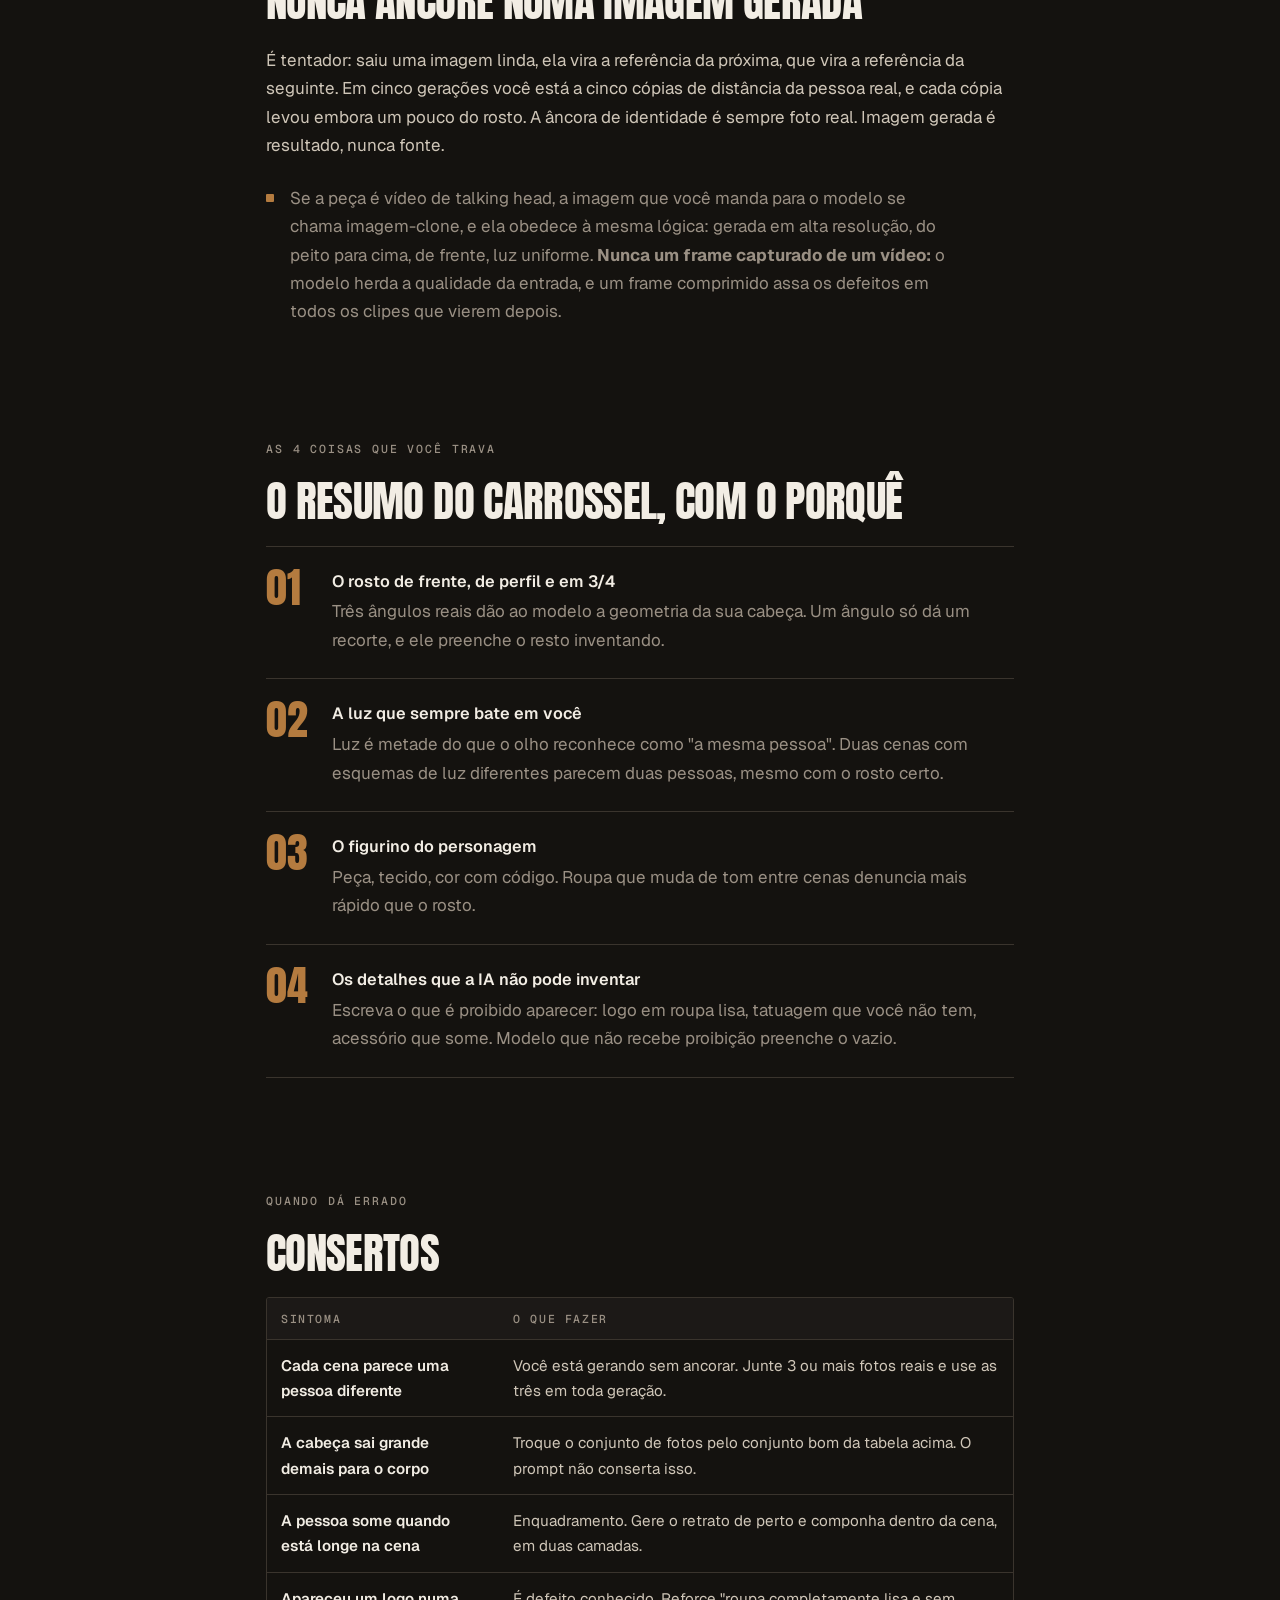
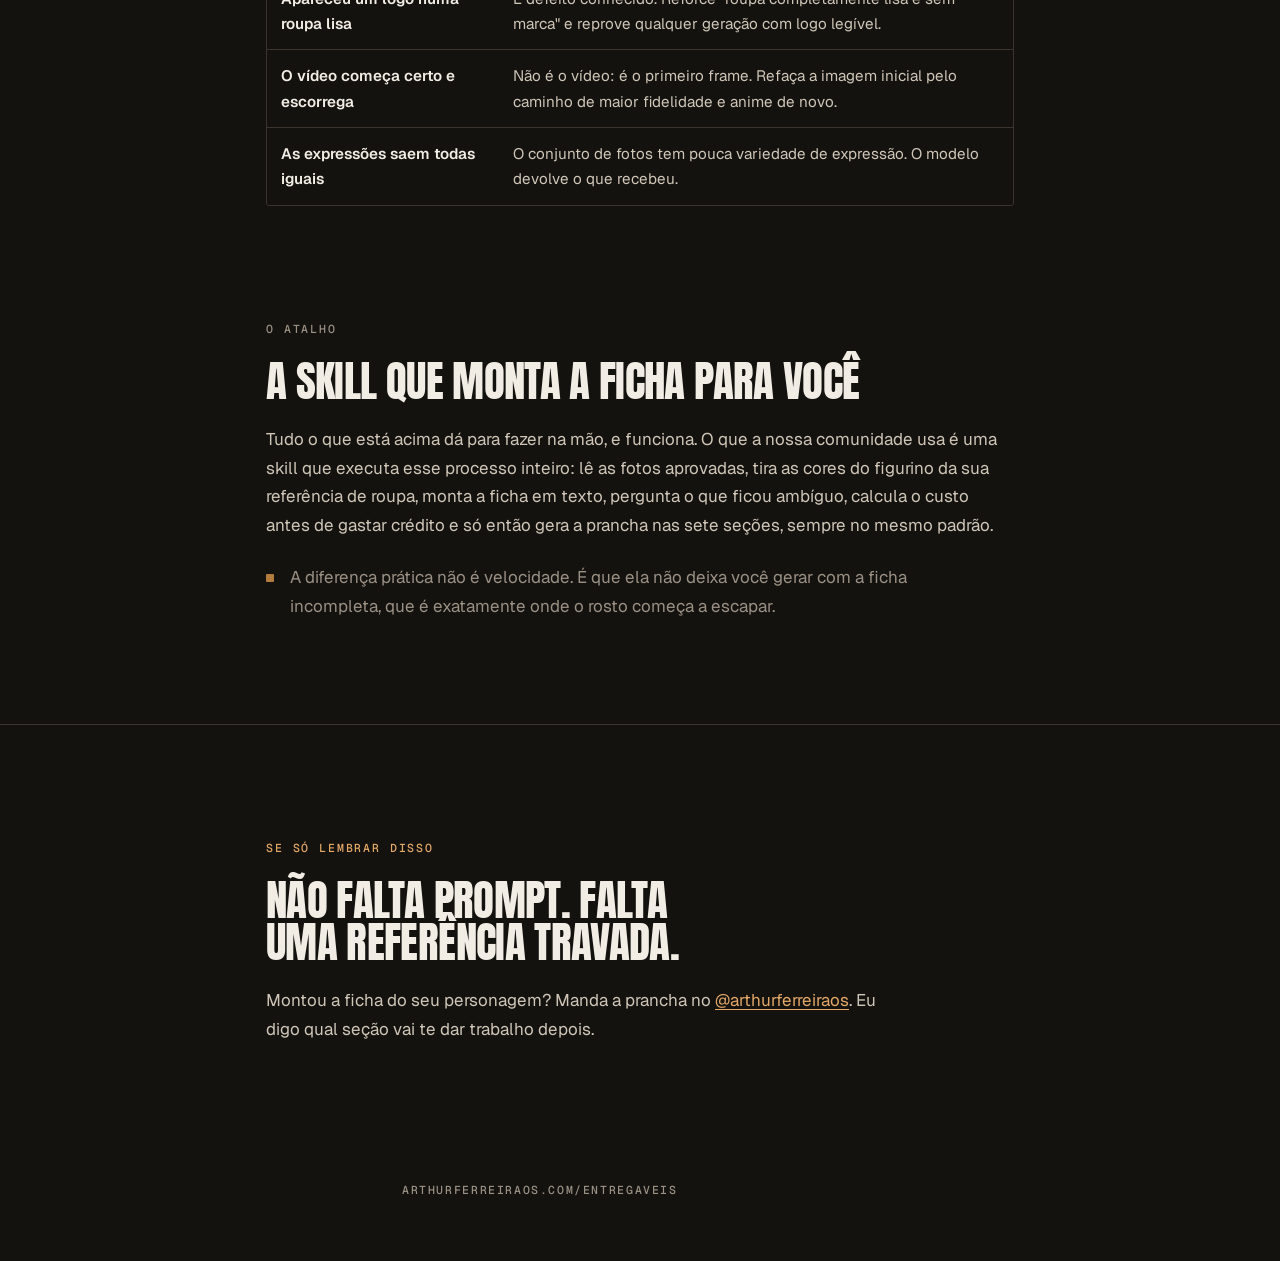
<file: entregaveis/clone/index.html>
<!doctype html>
<html lang="pt-BR">
<head>
<meta charset="utf-8">
<meta name="viewport" content="width=device-width, initial-scale=1">
<title>A ficha do personagem · guia · Arthur Ferreira</title>
<meta name="description" content="Como manter o mesmo rosto em toda imagem e todo vídeo: a escada de fidelidade medida, a regra do enquadramento, as sete seções da ficha de personagem e o set de fotos que conserta a cabeça desproporcional.">
<meta property="og:title" content="A ficha do personagem · o guia completo">
<meta property="og:description" content="Ângulo não é identidade. A escada de fidelidade, a regra do enquadramento e as sete seções da ficha que trava o rosto.">
<meta property="og:image" content="capa-poster.jpg">
<meta name="robots" content="noindex">
<link rel="preconnect" href="https://fonts.googleapis.com">
<link rel="preconnect" href="https://fonts.gstatic.com" crossorigin>
<link rel="stylesheet" href="https://fonts.googleapis.com/css2?family=Anton&family=Geist:wght@400;500;600&family=Geist+Mono:wght@400;500&display=swap">
<link rel="stylesheet" href="../entregaveis.css">
<link rel="stylesheet" href="../guia.css">
</head>
<body>

<header class="hero g">
  <div class="col">
    <div class="top">
      <a href="https://www.instagram.com/arthurferreiraos/">@arthurferreiraos</a>
      <svg viewBox="0 0 100 100" aria-hidden="true"><path fill-rule="evenodd" clip-rule="evenodd" fill="currentColor" d="M 20 20 h 60 a 8 8 0 0 1 8 8 v 44 a 8 8 0 0 1 -8 8 h -60 a 8 8 0 0 1 -8 -8 v -44 a 8 8 0 0 1 8 -8 Z M 50 27 L 33 55 L 40 55 L 50 38 L 60 55 L 67 55 Z M 41 63 L 55 63 L 55 67 L 41 67 Z M 66.5 65 a 4.5 4.5 0 1 0 -9 0 a 4.5 4.5 0 1 0 -9 0 Z"/></svg>
    </div>
    <span class="eyebrow">Guia completo · palavra-chave CLONE</span>
    <h1>A ficha do personagem</h1>
    <p class="lede">O seu clone muda de cara a cada vídeo porque falta uma referência travada, não porque falta prompt. Aqui está o que trava: a escada de fidelidade com os números que medimos, a regra de enquadramento que nenhum prompt contorna, as sete seções da ficha e o set de fotos que conserta o defeito mais comum de todos.</p>
    <div class="film vert">
      <video src="capa.mp4" poster="capa-poster.jpg" autoplay muted loop playsinline></video>
    </div>
    <p class="caption">Duas cenas, a mesma pessoa. Trocar de ferramenta não resolve isso. Referência resolve.</p>
  </div>
</header>

<main class="g">
<div class="col">

  <section>
    <span class="eyebrow">O motivo</span>
    <h2>Ângulo não é identidade</h2>
    <p class="intro">O prompt da moda pede uma grade 3×3 da pessoa em vários ângulos, e ele funciona: entrega os nove ângulos, bonitos, coerentes entre si. O problema começa no décimo. Na cena seguinte, muda a luz, muda a pele, muda a pessoa, porque cada geração nova recomeça do zero e reinterpreta o rosto por conta própria.</p>
    <p class="note">Uma grade de ângulos mostra a pessoa de vários lados dentro de uma imagem. Ela não diz ao modelo quem é essa pessoa quando a próxima imagem começar em branco. É por isso que trocar de ferramenta não adianta: o buraco não está na ferramenta, está na ausência de um documento que atravesse as gerações.</p>
  </section>

  <section>
    <span class="eyebrow">O que ninguém conta</span>
    <h2>Nem todo caminho tem o mesmo teto</h2>
    <p>Existem várias formas de pôr a mesma pessoa numa cena nova, e elas não empatam. Estes números saíram dos nossos testes, não de material de divulgação:</p>
    <div class="tbl"><table>
      <thead><tr><th>Caminho</th><th>Fidelidade</th><th>Quando usar</th></tr></thead>
      <tbody>
        <tr><td>Foto real recortada, fundo gerado em volta</td><td>100%</td><td>Post ou capa com rosto. É o padrão do mercado, e ninguém fala.</td></tr>
        <tr><td>Animar a foto real direto</td><td>quase 100%</td><td>Reel de pessoa falando.</td></tr>
        <tr><td><b>Cena nova ancorada em 3 ou mais fotos reais</b></td><td><b>80 a 85%</b></td><td><b>O padrão.</b> Com uma foto só cai para perto de 70%, e aí não é mais você.</td></tr>
        <tr><td>Modelo treinado no seu rosto</td><td>90% por geração</td><td>Volume de cena livre. Entre uma geração e outra o rosto escorrega mesmo assim.</td></tr>
        <tr><td>Geração a partir da ficha de personagem</td><td>85% de teto</td><td>Quando "claramente ele" já basta.</td></tr>
        <tr><td>Vídeo</td><td>herda do primeiro frame</td><td>Sempre. Veja a regra abaixo.</td></tr>
      </tbody>
    </table></div>
    <p class="note"><b>A regra de ouro do vídeo:</b> a fidelidade do vídeo é a fidelidade do primeiro frame, e só. Não existe prompt de vídeo que conserte um frame inicial em que o rosto já saiu errado. Acerte a imagem, depois anime.</p>
  </section>

  <section>
    <span class="eyebrow">A regra que nenhum prompt contorna</span>
    <h2>O enquadramento manda</h2>
    <p class="intro">O caminho escolhido diz o máximo de fidelidade que dá para alcançar. Quem decide se você chega lá é o tamanho do rosto dentro do quadro.</p>
    <p>Medimos isto com as mesmas três fotos, o mesmo prompt e a mesma trava. Numa cena com o rosto pequeno, distante e atrás de um vidro, saiu outra pessoa. Na mesma cena com o rosto grande e de frente, saiu fiel na primeira tentativa. Pouco pixel de rosto e o modelo preenche o resto com um estranho. Nenhuma âncora salva isso.</p>
    <div class="ficha"><span>rosto grande no quadro</span><span>de frente ou 3/4</span><span>bem iluminado</span><span>sem vidro, reflexo ou contraluz</span></div>
    <p><b>Quando a ideia exige a pessoa pequena ou de longe</b>, e às vezes exige mesmo, o caminho é em duas camadas, nesta ordem:</p>
    <ol class="steps">
      <li><div><h3>Gere o retrato no enquadramento bom</h3><p>Rosto grande, de frente, luz boa. É aqui que a semelhança nasce.</p></div></li>
      <li><div><h3>Componha esse retrato dentro da cena</h3><p>No tamanho que a ideia pede. O rosto continua vindo de pixel de foto real, não de rosto reconstruído.</p></div></li>
    </ol>
    <p class="note">A alternativa é aproximar o rosto e mudar a ideia. As duas saídas são legítimas. O que não funciona é gerar assim mesmo e torcer.</p>
  </section>

  <section>
    <span class="eyebrow">O documento</span>
    <h2>A ficha, em sete seções</h2>
    <p class="intro">A ficha de personagem é uma prancha única, vertical, montada uma vez e usada em toda geração daí para a frente. Enquanto ela não existe, cada vídeo recomeça do zero e o rosto escapa de novo.</p>
    <div class="ficha"><span>vertical 3:4</span><span>4K</span><span>fundo neutro de estúdio</span><span>luz suave uniforme</span></div>
    <div class="tbl"><table>
      <thead><tr><th>#</th><th>Seção</th><th>O que entra</th></tr></thead>
      <tbody>
        <tr><td>1</td><td>Perfil</td><td>Nome, papel, idade aproximada, altura, tipo de corpo, personalidade, até 6 traços distintivos e 3 cores de assinatura</td></tr>
        <tr><td>2</td><td>Volta completa</td><td>Quatro corpos inteiros na mesma escala: frente, 3/4, perfil e costas</td></tr>
        <tr><td>3</td><td>Rosto e identidade</td><td>Três closes de cabeça e ombros: frente, perfil e 3/4</td></tr>
        <tr><td>4</td><td>Expressões</td><td>Oito closes: neutro, feliz, bravo, triste, surpreso, preocupado, confiante, determinado</td></tr>
        <tr><td>5</td><td>Poses</td><td>Seis corpos inteiros: neutro, andando, sentado, relaxado, tenso e pronto para agir</td></tr>
        <tr><td>6</td><td>Figurino</td><td>Grade de closes das peças de roupa, cada uma com legenda curta</td></tr>
        <tr><td>7</td><td>Paleta</td><td>Seis amostras de cor com nome e código HEX, mais os materiais</td></tr>
      </tbody>
    </table></div>
    <p class="note"><b>Todo texto da prancha é escrito por você, não pelo modelo.</b> Nome, idade, altura, personalidade, legenda e código de cor entram literalmente no pedido. Deixar o modelo inventar qualquer um desses campos é abrir a porta para ele inventar o resto.</p>
  </section>

  <section>
    <span class="eyebrow">Antes de gerar a prancha</span>
    <h2>Preencha a ficha em texto</h2>
    <p>Este é o documento que vira a prancha. Preencha tudo antes de gerar qualquer imagem. Campo que você não sabe vira pergunta, nunca chute.</p>
    <div class="prompt">
      <div class="bar"><span>ficha · preencha e guarde</span><button type="button" id="copy-f" data-alvo="p-f">Copiar modelo</button></div>
<pre id="p-f">NOME: <span class="fill">[até 20 caracteres]</span>
PAPEL: <span class="fill">[o que essa pessoa é na sua comunicação]</span>
IDADE APROXIMADA: <span class="fill">[  ]</span>
ALTURA APROXIMADA: <span class="fill">[  ]</span>
TIPO DE CORPO: <span class="fill">[  ]</span>
PERSONALIDADE: <span class="fill">[até 40 caracteres]</span>

TRAÇOS DISTINTIVOS (até 6, curtos):
 - <span class="fill">[estrutura do rosto]</span>
 - <span class="fill">[cabelo: corte e cor exata]</span>
 - <span class="fill">[barba, se houver: formato e cor]</span>
 - <span class="fill">[olhos: cor e formato]</span>
 - <span class="fill">[pele: textura, sardas, assimetrias reais]</span>
 - <span class="fill">[postura]</span>

FIGURINO: <span class="fill">[as peças, os tecidos, os calçados]</span>
CORES DE ASSINATURA: <span class="fill">[3 cores com o código HEX]</span>
O QUE A IA NÃO PODE INVENTAR: <span class="fill">[marca, logo, tatuagem, cicatriz, acessório fixo]</span></pre>
    </div>
    <p class="note">Assimetria natural é realismo. Não idealize: se um lado do rosto é diferente do outro, escreva isso. É exatamente o que impede a prancha de sair com cara de avatar de banco de imagem.</p>
  </section>

  <section>
    <span class="eyebrow">O erro mais comum de todos</span>
    <h2>A cabeça desproporcional é culpa das fotos</h2>
    <p class="intro">Aquele resultado em que sai "o primo" em vez da pessoa, com a cabeça grande demais para o corpo, não é falha do modelo. É viés do conjunto de fotos que você deu. Confirmamos num teste com dois conjuntos, mesmos prompts, e a única variável eram as fotos.</p>
    <div class="tbl"><table>
      <thead><tr><th>Conjunto ruim, o que causa o defeito</th><th>Conjunto bom, o que conserta</th></tr></thead>
      <tbody>
        <tr><td>Oito selfies de celular</td><td>Fotos de câmera de verdade quando der. A grande angular da selfie distorce a proporção do rosto em todas as fotos ao mesmo tempo.</td></tr>
        <tr><td>Todas no mesmo ângulo frontal fechado</td><td>Frontal, 3/4 e perfil. Nunca só frontal repetido.</td></tr>
        <tr><td>Todas na mesma distância</td><td>Pelo menos 1 corpo inteiro, 3 ou 4 da cintura para cima, 1 ou 2 closes de rosto.</td></tr>
        <tr><td>Metade com óculos escuros</td><td>No máximo uma foto com os olhos cobertos.</td></tr>
      </tbody>
    </table></div>
    <p class="note">O que acontece por baixo: com todas as fotos no mesmo enquadramento, o modelo aprende a associar "essa pessoa" àquele recorte específico. Quando o pedido é corpo inteiro numa pose nova, falta informação da relação entre cabeça e corpo, e ele improvisa. Trocar o conjunto conserta o defeito sem mudar mais nada.</p>
  </section>

  <section>
    <span class="eyebrow">A regra que se quebra sem perceber</span>
    <h2>Nunca ancore numa imagem gerada</h2>
    <p>É tentador: saiu uma imagem linda, ela vira a referência da próxima, que vira a referência da seguinte. Em cinco gerações você está a cinco cópias de distância da pessoa real, e cada cópia levou embora um pouco do rosto. A âncora de identidade é sempre foto real. Imagem gerada é resultado, nunca fonte.</p>
    <p class="note">Se a peça é vídeo de talking head, a imagem que você manda para o modelo se chama imagem-clone, e ela obedece à mesma lógica: gerada em alta resolução, do peito para cima, de frente, luz uniforme. <b>Nunca um frame capturado de um vídeo:</b> o modelo herda a qualidade da entrada, e um frame comprimido assa os defeitos em todos os clipes que vierem depois.</p>
  </section>

  <section>
    <span class="eyebrow">As 4 coisas que você trava</span>
    <h2>O resumo do carrossel, com o porquê</h2>
    <div class="rules">
      <div class="rule"><span class="n">01</span><div><h3>O rosto de frente, de perfil e em 3/4</h3><p>Três ângulos reais dão ao modelo a geometria da sua cabeça. Um ângulo só dá um recorte, e ele preenche o resto inventando.</p></div></div>
      <div class="rule"><span class="n">02</span><div><h3>A luz que sempre bate em você</h3><p>Luz é metade do que o olho reconhece como "a mesma pessoa". Duas cenas com esquemas de luz diferentes parecem duas pessoas, mesmo com o rosto certo.</p></div></div>
      <div class="rule"><span class="n">03</span><div><h3>O figurino do personagem</h3><p>Peça, tecido, cor com código. Roupa que muda de tom entre cenas denuncia mais rápido que o rosto.</p></div></div>
      <div class="rule"><span class="n">04</span><div><h3>Os detalhes que a IA não pode inventar</h3><p>Escreva o que é proibido aparecer: logo em roupa lisa, tatuagem que você não tem, acessório que some. Modelo que não recebe proibição preenche o vazio.</p></div></div>
    </div>
  </section>

  <section>
    <span class="eyebrow">Quando dá errado</span>
    <h2>Consertos</h2>
    <div class="tbl"><table>
      <thead><tr><th>Sintoma</th><th>O que fazer</th></tr></thead>
      <tbody>
        <tr><td>Cada cena parece uma pessoa diferente</td><td>Você está gerando sem ancorar. Junte 3 ou mais fotos reais e use as três em toda geração.</td></tr>
        <tr><td>A cabeça sai grande demais para o corpo</td><td>Troque o conjunto de fotos pelo conjunto bom da tabela acima. O prompt não conserta isso.</td></tr>
        <tr><td>A pessoa some quando está longe na cena</td><td>Enquadramento. Gere o retrato de perto e componha dentro da cena, em duas camadas.</td></tr>
        <tr><td>Apareceu um logo numa roupa lisa</td><td>É defeito conhecido. Reforce "roupa completamente lisa e sem marca" e reprove qualquer geração com logo legível.</td></tr>
        <tr><td>O vídeo começa certo e escorrega</td><td>Não é o vídeo: é o primeiro frame. Refaça a imagem inicial pelo caminho de maior fidelidade e anime de novo.</td></tr>
        <tr><td>As expressões saem todas iguais</td><td>O conjunto de fotos tem pouca variedade de expressão. O modelo devolve o que recebeu.</td></tr>
      </tbody>
    </table></div>
  </section>

  <section>
    <span class="eyebrow">O atalho</span>
    <h2>A skill que monta a ficha para você</h2>
    <p>Tudo o que está acima dá para fazer na mão, e funciona. O que a nossa comunidade usa é uma skill que executa esse processo inteiro: lê as fotos aprovadas, tira as cores do figurino da sua referência de roupa, monta a ficha em texto, pergunta o que ficou ambíguo, calcula o custo antes de gastar crédito e só então gera a prancha nas sete seções, sempre no mesmo padrão.</p>
    <p class="note">A diferença prática não é velocidade. É que ela não deixa você gerar com a ficha incompleta, que é exatamente onde o rosto começa a escapar.</p>
  </section>

</div>
</main>

<div class="close g">
  <div class="col">
    <span class="eyebrow" style="color:#E3A868">Se só lembrar disso</span>
    <h2>Não falta prompt. Falta uma referência travada.</h2>
    <p>Montou a ficha do seu personagem? Manda a prancha no <a href="https://www.instagram.com/arthurferreiraos/">@arthurferreiraos</a>. Eu digo qual seção vai te dar trabalho depois.</p>
  </div>
</div>
<footer class="g"><div class="col">arthurferreiraos.com/entregaveis</div></footer>

<script>
document.querySelectorAll('button[data-alvo]').forEach(function(b){
  b.addEventListener('click',function(){
    var t=document.getElementById(b.dataset.alvo).innerText;
    var ok=function(){var o=b.textContent;b.textContent='Copiado';setTimeout(function(){b.textContent=o},1800)};
    if(navigator.clipboard){navigator.clipboard.writeText(t).then(ok,function(){})}
  });
});
</script>
</body>
</html>
</file>
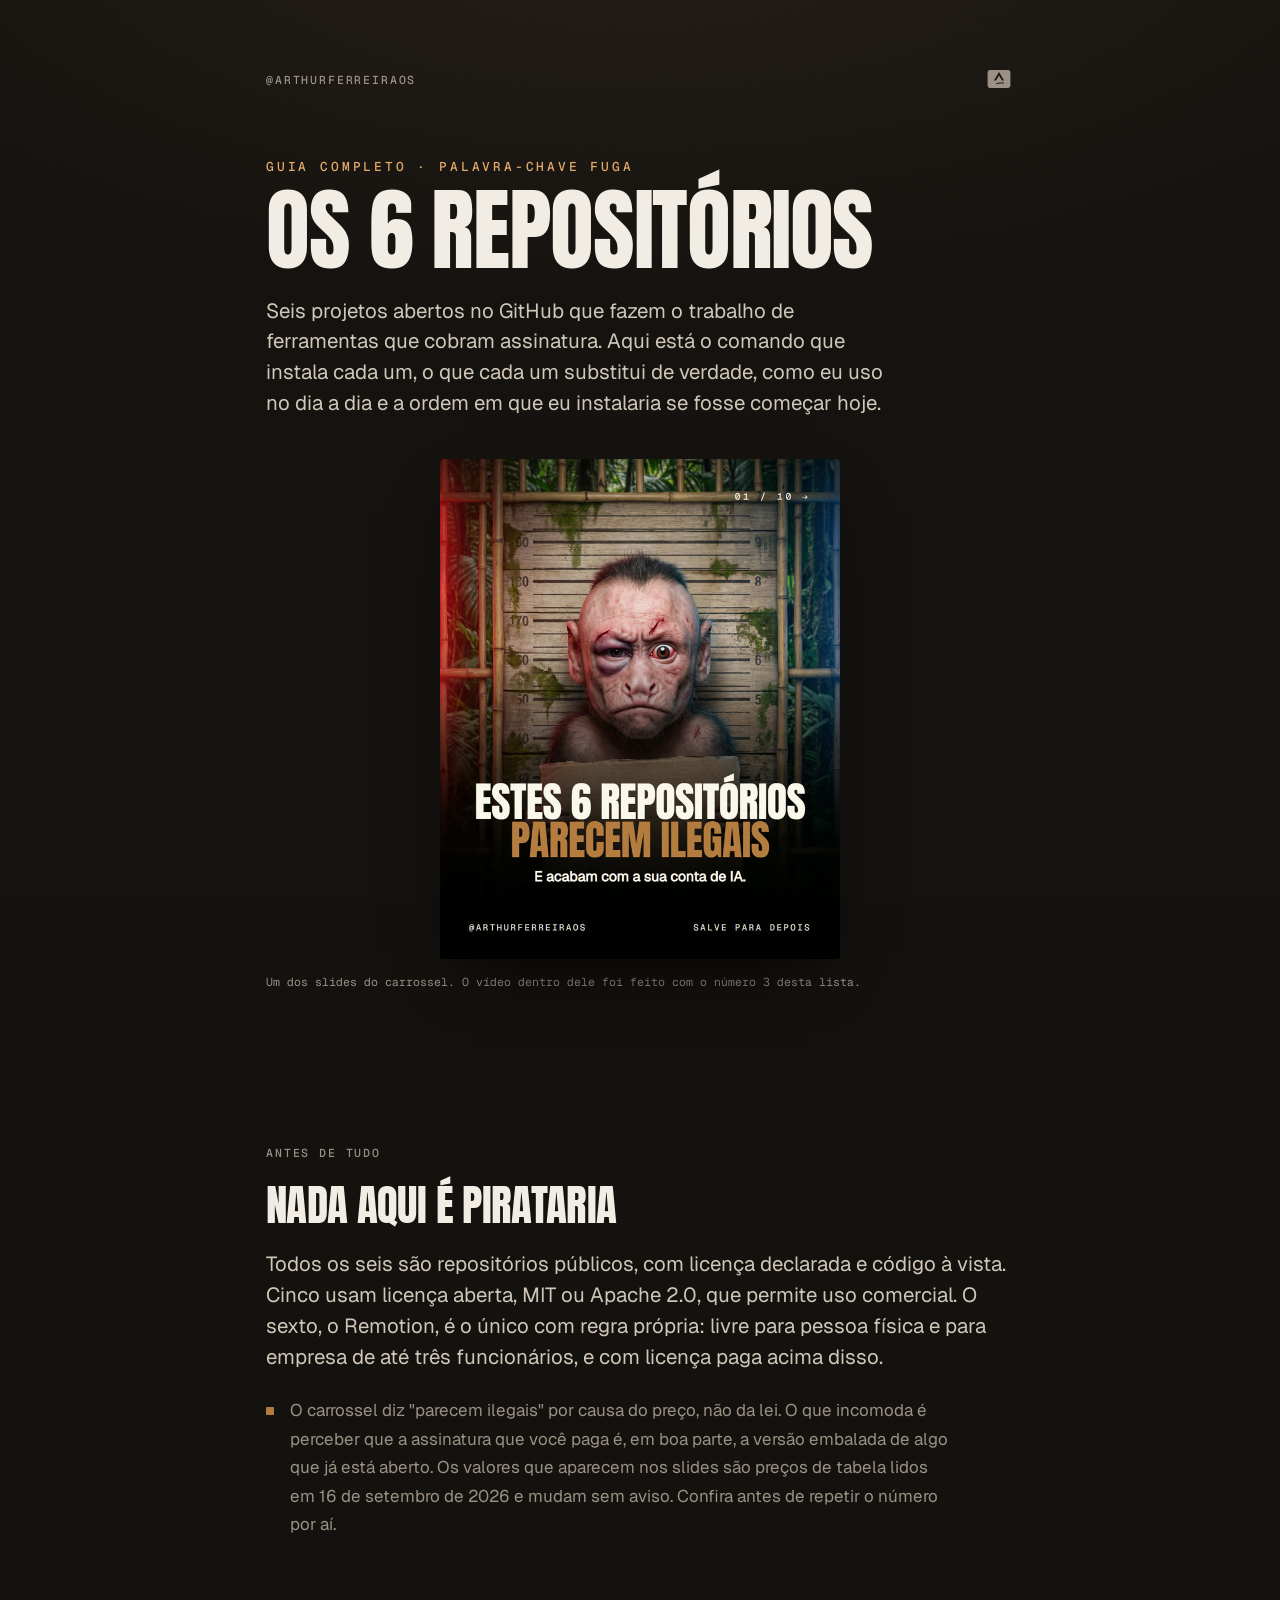
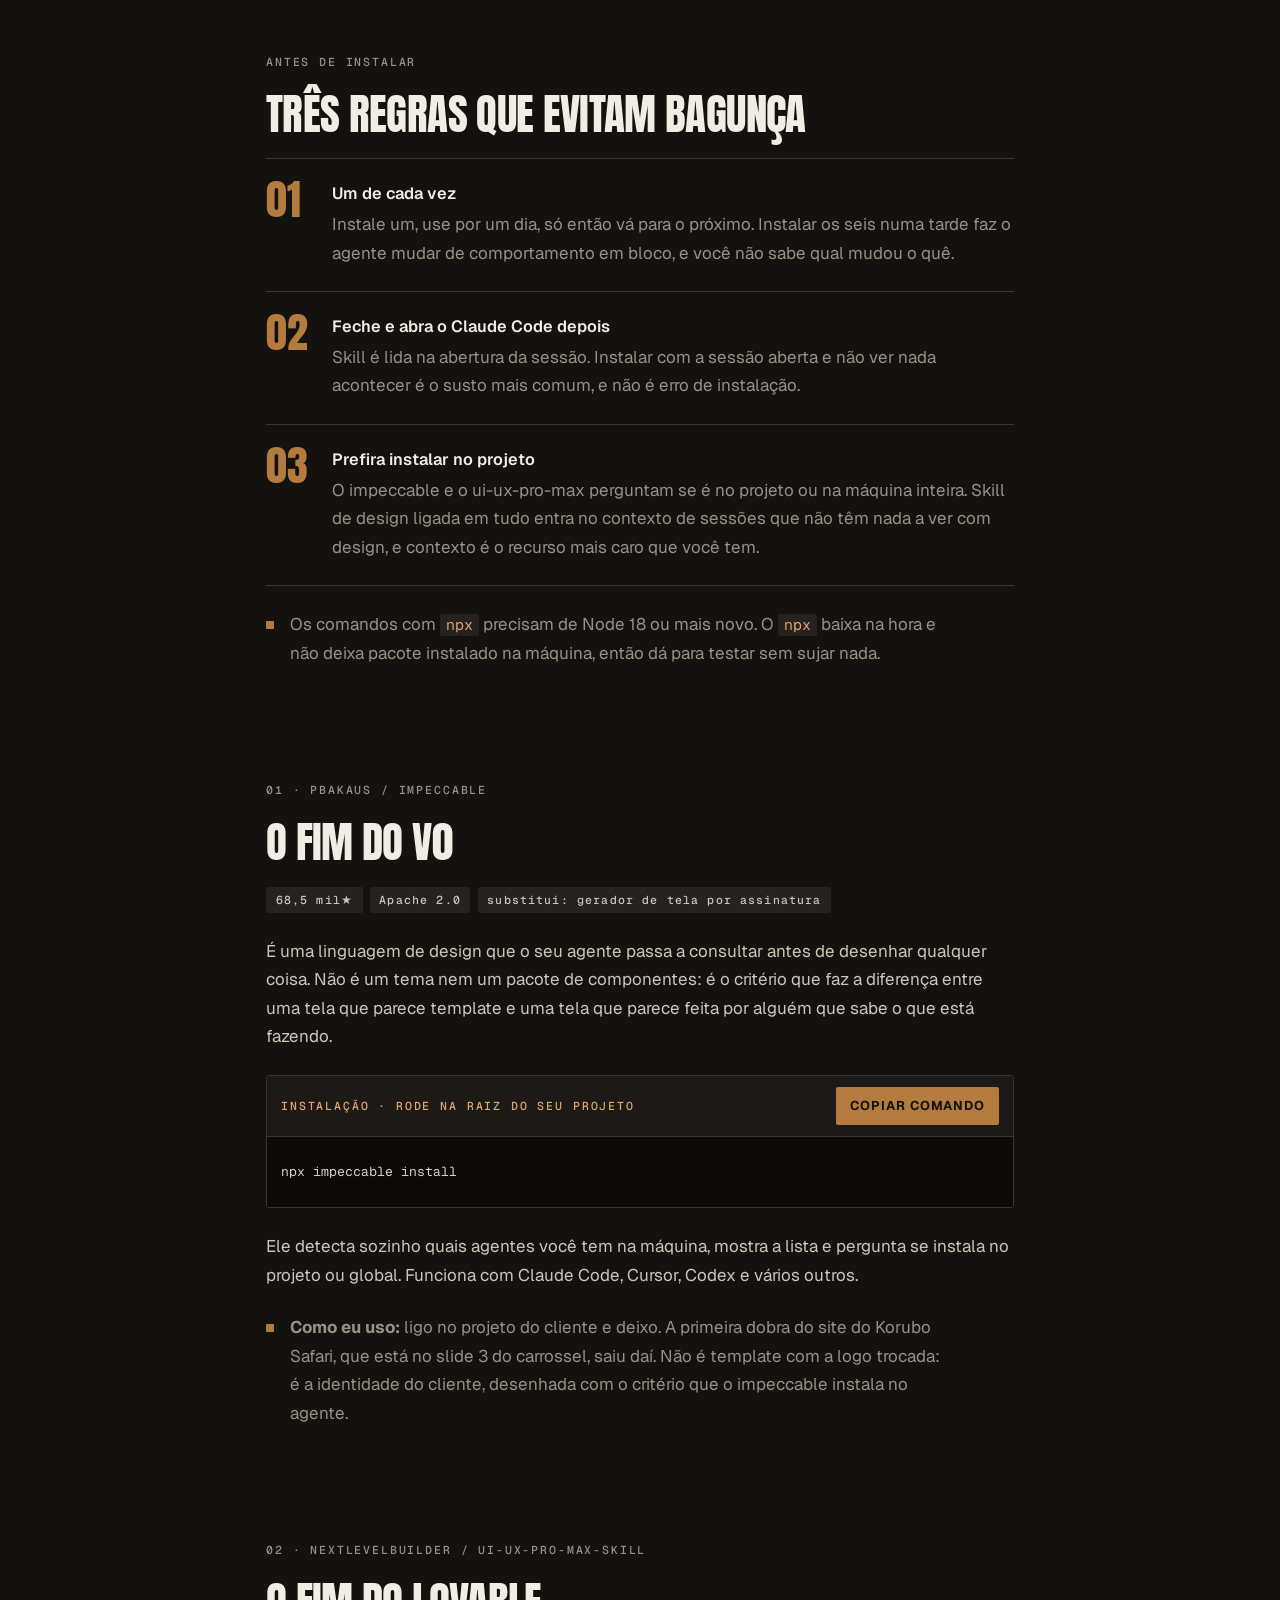
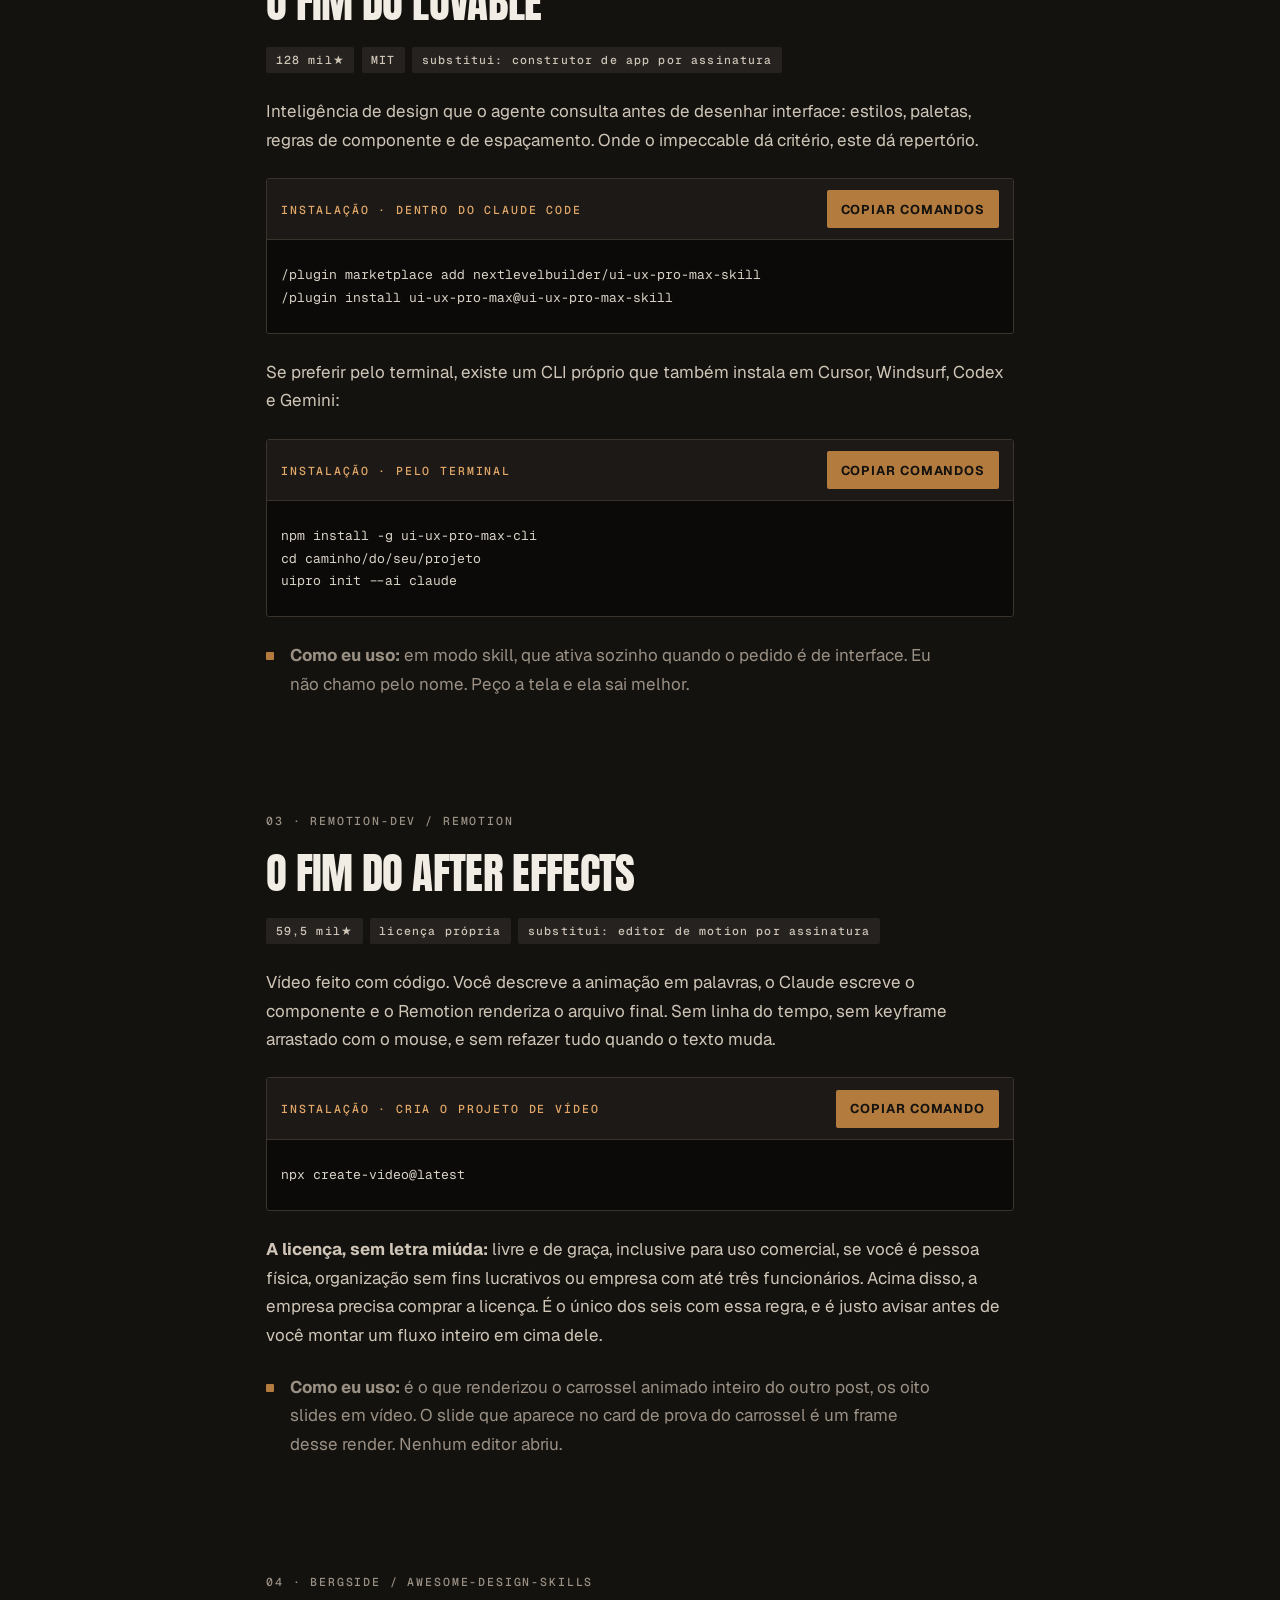
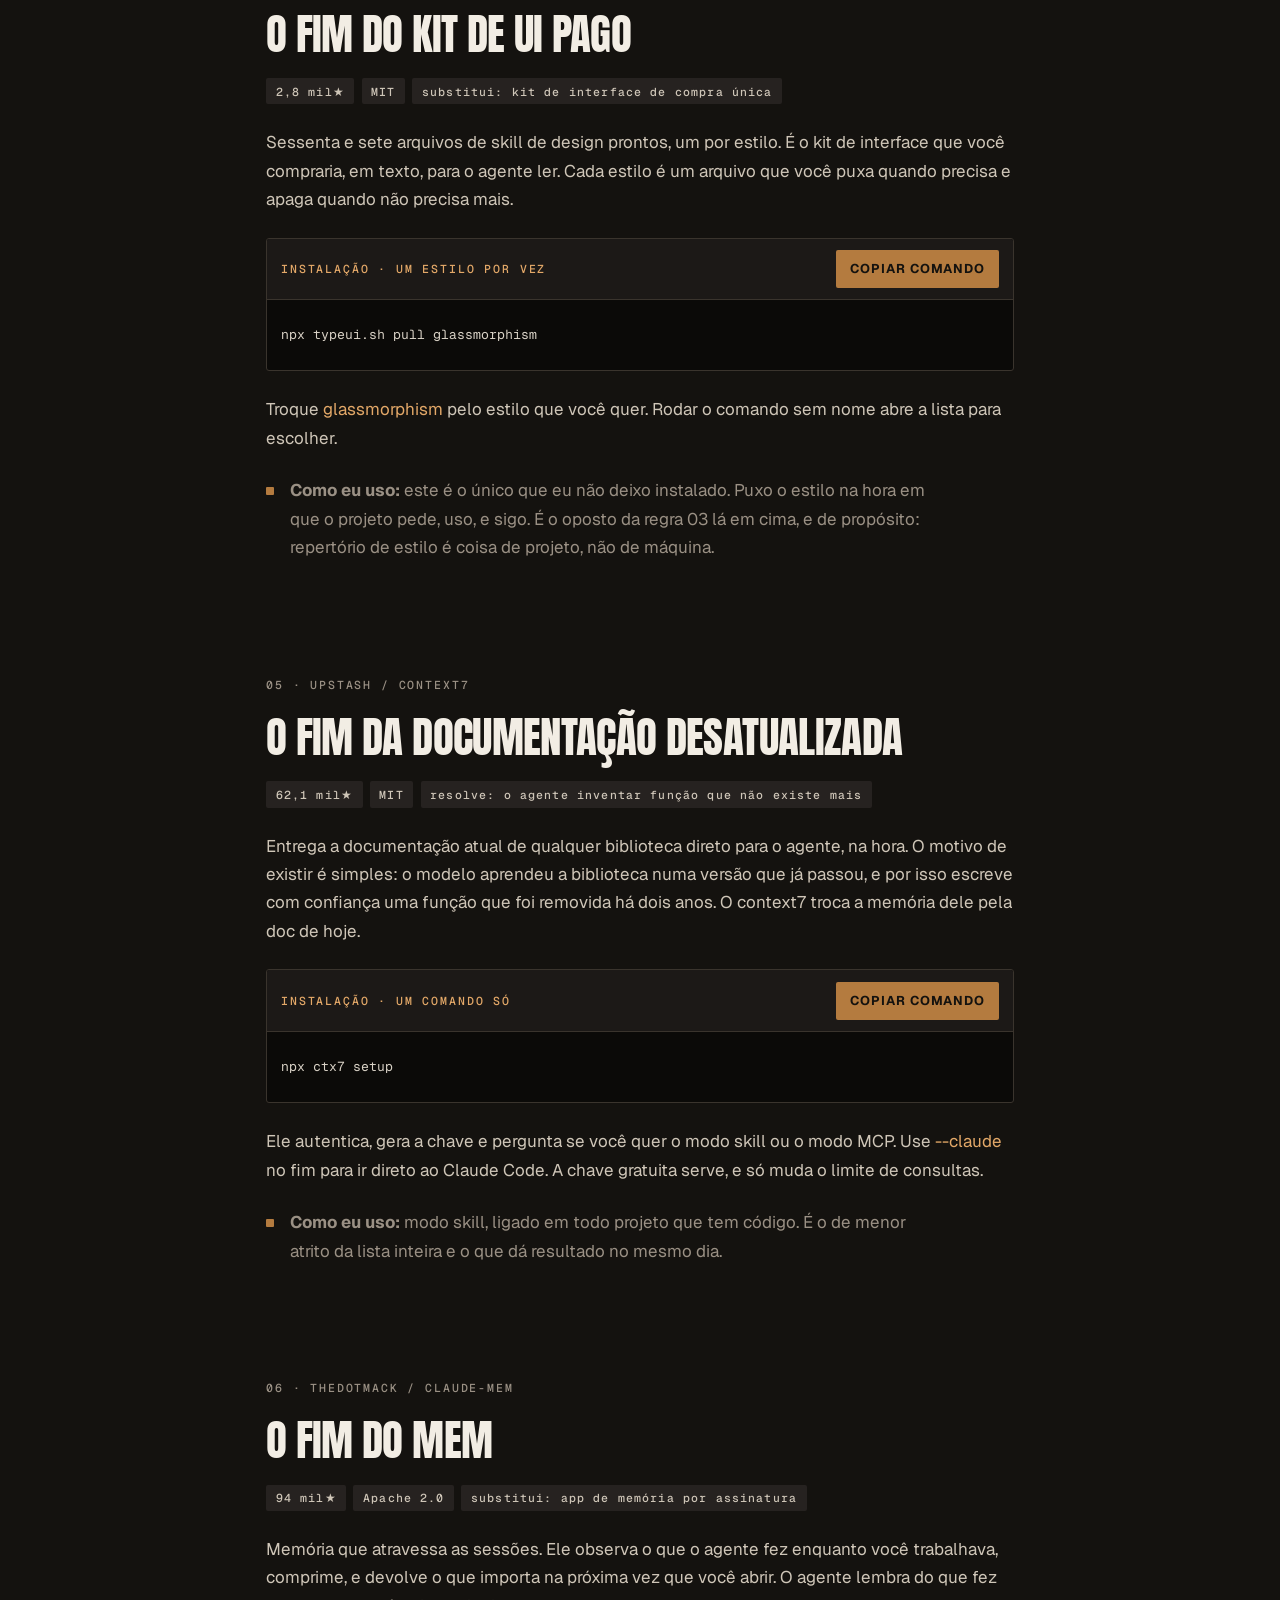
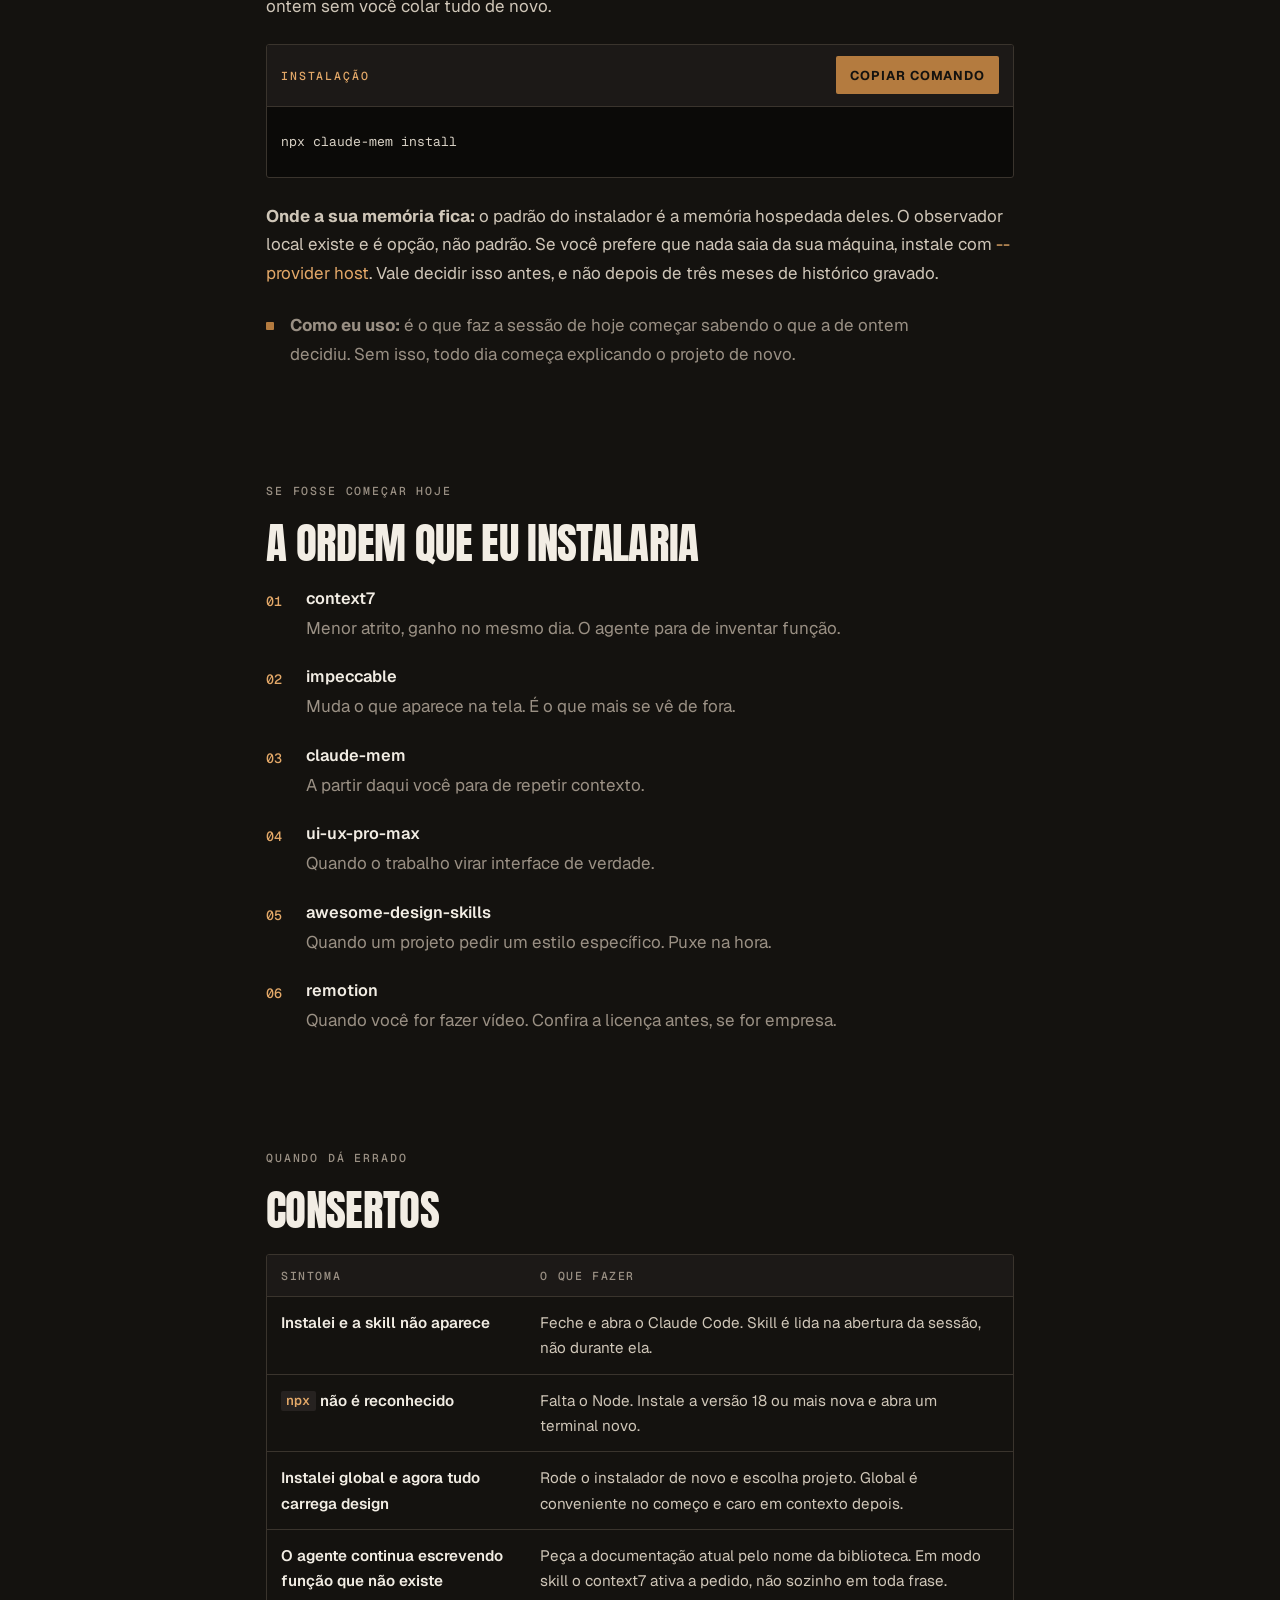
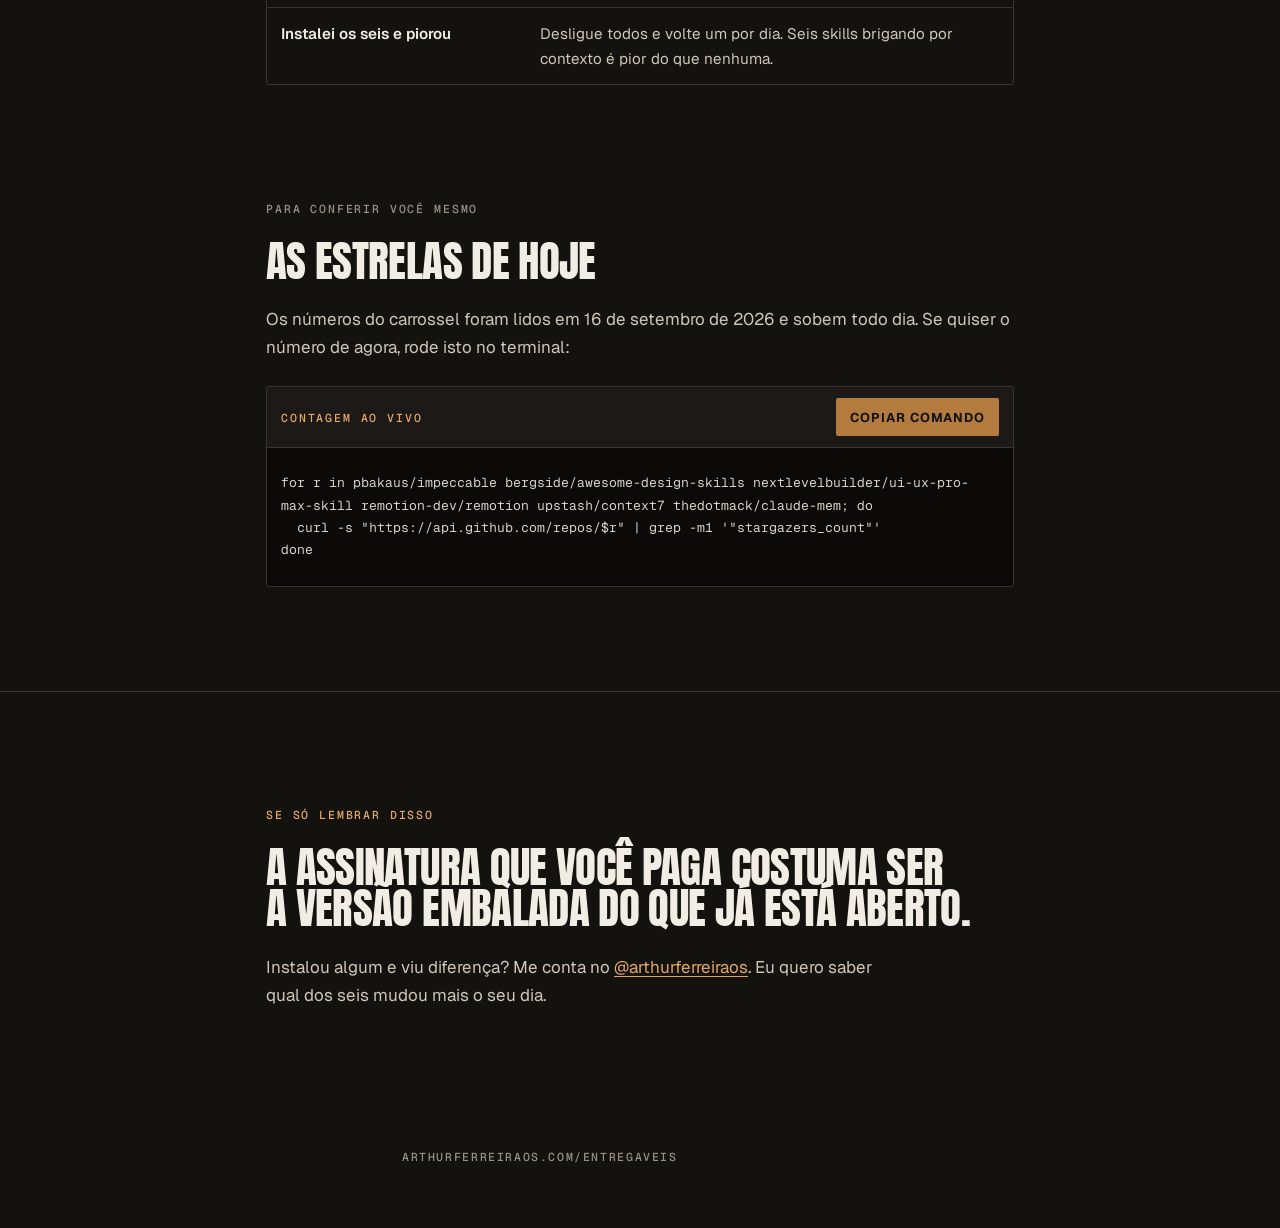
<file: entregaveis/fuga/index.html>
<!doctype html>
<html lang="pt-BR">
<head>
<meta charset="utf-8">
<meta name="viewport" content="width=device-width, initial-scale=1">
<title>Os 6 repositórios · guia · Arthur Ferreira</title>
<meta name="description" content="O guia completo dos 6 repositórios: o comando que instala cada um no Claude Code, o que cada um substitui, como eu uso no dia a dia e a ordem em que eu instalaria hoje.">
<meta property="og:title" content="Os 6 repositórios · o guia completo">
<meta property="og:description" content="O comando de instalação de cada um, o que substitui e a ordem em que eu instalaria se fosse começar hoje.">
<meta property="og:image" content="capa-poster.jpg">
<meta name="robots" content="noindex">
<link rel="preconnect" href="https://fonts.googleapis.com">
<link rel="preconnect" href="https://fonts.gstatic.com" crossorigin>
<link rel="stylesheet" href="https://fonts.googleapis.com/css2?family=Anton&family=Geist:wght@400;500;600&family=Geist+Mono:wght@400;500&display=swap">
<link rel="stylesheet" href="../entregaveis.css">
<link rel="stylesheet" href="../guia.css">
</head>
<body>

<header class="hero g">
  <div class="col">
    <div class="top">
      <a href="https://www.instagram.com/arthurferreiraos/">@arthurferreiraos</a>
      <svg viewBox="0 0 100 100" aria-hidden="true"><path fill-rule="evenodd" clip-rule="evenodd" fill="currentColor" d="M 20 20 h 60 a 8 8 0 0 1 8 8 v 44 a 8 8 0 0 1 -8 8 h -60 a 8 8 0 0 1 -8 -8 v -44 a 8 8 0 0 1 8 -8 Z M 50 27 L 33 55 L 40 55 L 50 38 L 60 55 L 67 55 Z M 41 63 L 55 63 L 55 67 L 41 67 Z M 66.5 65 a 4.5 4.5 0 1 0 -9 0 a 4.5 4.5 0 1 0 -9 0 Z"/></svg>
    </div>
    <span class="eyebrow">Guia completo · palavra-chave FUGA</span>
    <h1>Os 6 repositórios</h1>
    <p class="lede">Seis projetos abertos no GitHub que fazem o trabalho de ferramentas que cobram assinatura. Aqui está o comando que instala cada um, o que cada um substitui de verdade, como eu uso no dia a dia e a ordem em que eu instalaria se fosse começar hoje.</p>
    <div class="film vert">
      <video src="capa.mp4" poster="capa-poster.jpg" autoplay muted loop playsinline></video>
    </div>
    <p class="caption">Um dos slides do carrossel. O vídeo dentro dele foi feito com o número 3 desta lista.</p>
  </div>
</header>

<main class="g">
<div class="col">

  <section>
    <span class="eyebrow">Antes de tudo</span>
    <h2>Nada aqui é pirataria</h2>
    <p class="intro">Todos os seis são repositórios públicos, com licença declarada e código à vista. Cinco usam licença aberta, MIT ou Apache 2.0, que permite uso comercial. O sexto, o Remotion, é o único com regra própria: livre para pessoa física e para empresa de até três funcionários, e com licença paga acima disso.</p>
    <p class="note">O carrossel diz "parecem ilegais" por causa do preço, não da lei. O que incomoda é perceber que a assinatura que você paga é, em boa parte, a versão embalada de algo que já está aberto. Os valores que aparecem nos slides são preços de tabela lidos em 16 de setembro de 2026 e mudam sem aviso. Confira antes de repetir o número por aí.</p>
  </section>

  <section>
    <span class="eyebrow">Antes de instalar</span>
    <h2>Três regras que evitam bagunça</h2>
    <div class="rules">
      <div class="rule"><span class="n">01</span><div><h3>Um de cada vez</h3><p>Instale um, use por um dia, só então vá para o próximo. Instalar os seis numa tarde faz o agente mudar de comportamento em bloco, e você não sabe qual mudou o quê.</p></div></div>
      <div class="rule"><span class="n">02</span><div><h3>Feche e abra o Claude Code depois</h3><p>Skill é lida na abertura da sessão. Instalar com a sessão aberta e não ver nada acontecer é o susto mais comum, e não é erro de instalação.</p></div></div>
      <div class="rule"><span class="n">03</span><div><h3>Prefira instalar no projeto</h3><p>O impeccable e o ui-ux-pro-max perguntam se é no projeto ou na máquina inteira. Skill de design ligada em tudo entra no contexto de sessões que não têm nada a ver com design, e contexto é o recurso mais caro que você tem.</p></div></div>
    </div>
    <p class="note">Os comandos com <code>npx</code> precisam de Node 18 ou mais novo. O <code>npx</code> baixa na hora e não deixa pacote instalado na máquina, então dá para testar sem sujar nada.</p>
  </section>

  <section>
    <span class="eyebrow">01 · pbakaus / impeccable</span>
    <h2>O fim do v0</h2>
    <div class="ficha"><span>68,5 mil★</span><span>Apache 2.0</span><span>substitui: gerador de tela por assinatura</span></div>
    <p>É uma linguagem de design que o seu agente passa a consultar antes de desenhar qualquer coisa. Não é um tema nem um pacote de componentes: é o critério que faz a diferença entre uma tela que parece template e uma tela que parece feita por alguém que sabe o que está fazendo.</p>
    <div class="prompt">
      <div class="bar"><span>instalação · rode na raiz do seu projeto</span><button type="button" id="copy-1" data-alvo="c-1">Copiar comando</button></div>
<pre id="c-1">npx impeccable install</pre>
    </div>
    <p>Ele detecta sozinho quais agentes você tem na máquina, mostra a lista e pergunta se instala no projeto ou global. Funciona com Claude Code, Cursor, Codex e vários outros.</p>
    <p class="note"><b>Como eu uso:</b> ligo no projeto do cliente e deixo. A primeira dobra do site do Korubo Safari, que está no slide 3 do carrossel, saiu daí. Não é template com a logo trocada: é a identidade do cliente, desenhada com o critério que o impeccable instala no agente.</p>
  </section>

  <section>
    <span class="eyebrow">02 · nextlevelbuilder / ui-ux-pro-max-skill</span>
    <h2>O fim do Lovable</h2>
    <div class="ficha"><span>128 mil★</span><span>MIT</span><span>substitui: construtor de app por assinatura</span></div>
    <p>Inteligência de design que o agente consulta antes de desenhar interface: estilos, paletas, regras de componente e de espaçamento. Onde o impeccable dá critério, este dá repertório.</p>
    <div class="prompt">
      <div class="bar"><span>instalação · dentro do Claude Code</span><button type="button" id="copy-2" data-alvo="c-2">Copiar comandos</button></div>
<pre id="c-2">/plugin marketplace add nextlevelbuilder/ui-ux-pro-max-skill
/plugin install ui-ux-pro-max@ui-ux-pro-max-skill</pre>
    </div>
    <p>Se preferir pelo terminal, existe um CLI próprio que também instala em Cursor, Windsurf, Codex e Gemini:</p>
    <div class="prompt">
      <div class="bar"><span>instalação · pelo terminal</span><button type="button" id="copy-2b" data-alvo="c-2b">Copiar comandos</button></div>
<pre id="c-2b">npm install -g ui-ux-pro-max-cli
cd caminho/do/seu/projeto
uipro init --ai claude</pre>
    </div>
    <p class="note"><b>Como eu uso:</b> em modo skill, que ativa sozinho quando o pedido é de interface. Eu não chamo pelo nome. Peço a tela e ela sai melhor.</p>
  </section>

  <section>
    <span class="eyebrow">03 · remotion-dev / remotion</span>
    <h2>O fim do After Effects</h2>
    <div class="ficha"><span>59,5 mil★</span><span>licença própria</span><span>substitui: editor de motion por assinatura</span></div>
    <p>Vídeo feito com código. Você descreve a animação em palavras, o Claude escreve o componente e o Remotion renderiza o arquivo final. Sem linha do tempo, sem keyframe arrastado com o mouse, e sem refazer tudo quando o texto muda.</p>
    <div class="prompt">
      <div class="bar"><span>instalação · cria o projeto de vídeo</span><button type="button" id="copy-3" data-alvo="c-3">Copiar comando</button></div>
<pre id="c-3">npx create-video@latest</pre>
    </div>
    <p><b>A licença, sem letra miúda:</b> livre e de graça, inclusive para uso comercial, se você é pessoa física, organização sem fins lucrativos ou empresa com até três funcionários. Acima disso, a empresa precisa comprar a licença. É o único dos seis com essa regra, e é justo avisar antes de você montar um fluxo inteiro em cima dele.</p>
    <p class="note"><b>Como eu uso:</b> é o que renderizou o carrossel animado inteiro do outro post, os oito slides em vídeo. O slide que aparece no card de prova do carrossel é um frame desse render. Nenhum editor abriu.</p>
  </section>

  <section>
    <span class="eyebrow">04 · bergside / awesome-design-skills</span>
    <h2>O fim do kit de UI pago</h2>
    <div class="ficha"><span>2,8 mil★</span><span>MIT</span><span>substitui: kit de interface de compra única</span></div>
    <p>Sessenta e sete arquivos de skill de design prontos, um por estilo. É o kit de interface que você compraria, em texto, para o agente ler. Cada estilo é um arquivo que você puxa quando precisa e apaga quando não precisa mais.</p>
    <div class="prompt">
      <div class="bar"><span>instalação · um estilo por vez</span><button type="button" id="copy-4" data-alvo="c-4">Copiar comando</button></div>
<pre id="c-4">npx typeui.sh pull glassmorphism</pre>
    </div>
    <p>Troque <span class="fill">glassmorphism</span> pelo estilo que você quer. Rodar o comando sem nome abre a lista para escolher.</p>
    <p class="note"><b>Como eu uso:</b> este é o único que eu não deixo instalado. Puxo o estilo na hora em que o projeto pede, uso, e sigo. É o oposto da regra 03 lá em cima, e de propósito: repertório de estilo é coisa de projeto, não de máquina.</p>
  </section>

  <section>
    <span class="eyebrow">05 · upstash / context7</span>
    <h2>O fim da documentação desatualizada</h2>
    <div class="ficha"><span>62,1 mil★</span><span>MIT</span><span>resolve: o agente inventar função que não existe mais</span></div>
    <p>Entrega a documentação atual de qualquer biblioteca direto para o agente, na hora. O motivo de existir é simples: o modelo aprendeu a biblioteca numa versão que já passou, e por isso escreve com confiança uma função que foi removida há dois anos. O context7 troca a memória dele pela doc de hoje.</p>
    <div class="prompt">
      <div class="bar"><span>instalação · um comando só</span><button type="button" id="copy-5" data-alvo="c-5">Copiar comando</button></div>
<pre id="c-5">npx ctx7 setup</pre>
    </div>
    <p>Ele autentica, gera a chave e pergunta se você quer o modo skill ou o modo MCP. Use <span class="fill">--claude</span> no fim para ir direto ao Claude Code. A chave gratuita serve, e só muda o limite de consultas.</p>
    <p class="note"><b>Como eu uso:</b> modo skill, ligado em todo projeto que tem código. É o de menor atrito da lista inteira e o que dá resultado no mesmo dia.</p>
  </section>

  <section>
    <span class="eyebrow">06 · thedotmack / claude-mem</span>
    <h2>O fim do Mem</h2>
    <div class="ficha"><span>94 mil★</span><span>Apache 2.0</span><span>substitui: app de memória por assinatura</span></div>
    <p>Memória que atravessa as sessões. Ele observa o que o agente fez enquanto você trabalhava, comprime, e devolve o que importa na próxima vez que você abrir. O agente lembra do que fez ontem sem você colar tudo de novo.</p>
    <div class="prompt">
      <div class="bar"><span>instalação</span><button type="button" id="copy-6" data-alvo="c-6">Copiar comando</button></div>
<pre id="c-6">npx claude-mem install</pre>
    </div>
    <p><b>Onde a sua memória fica:</b> o padrão do instalador é a memória hospedada deles. O observador local existe e é opção, não padrão. Se você prefere que nada saia da sua máquina, instale com <span class="fill">--provider host</span>. Vale decidir isso antes, e não depois de três meses de histórico gravado.</p>
    <p class="note"><b>Como eu uso:</b> é o que faz a sessão de hoje começar sabendo o que a de ontem decidiu. Sem isso, todo dia começa explicando o projeto de novo.</p>
  </section>

  <section>
    <span class="eyebrow">Se fosse começar hoje</span>
    <h2>A ordem que eu instalaria</h2>
    <ol class="steps">
      <li><div><h3>context7</h3><p>Menor atrito, ganho no mesmo dia. O agente para de inventar função.</p></div></li>
      <li><div><h3>impeccable</h3><p>Muda o que aparece na tela. É o que mais se vê de fora.</p></div></li>
      <li><div><h3>claude-mem</h3><p>A partir daqui você para de repetir contexto.</p></div></li>
      <li><div><h3>ui-ux-pro-max</h3><p>Quando o trabalho virar interface de verdade.</p></div></li>
      <li><div><h3>awesome-design-skills</h3><p>Quando um projeto pedir um estilo específico. Puxe na hora.</p></div></li>
      <li><div><h3>remotion</h3><p>Quando você for fazer vídeo. Confira a licença antes, se for empresa.</p></div></li>
    </ol>
  </section>

  <section>
    <span class="eyebrow">Quando dá errado</span>
    <h2>Consertos</h2>
    <div class="tbl"><table>
      <thead><tr><th>Sintoma</th><th>O que fazer</th></tr></thead>
      <tbody>
        <tr><td>Instalei e a skill não aparece</td><td>Feche e abra o Claude Code. Skill é lida na abertura da sessão, não durante ela.</td></tr>
        <tr><td><code>npx</code> não é reconhecido</td><td>Falta o Node. Instale a versão 18 ou mais nova e abra um terminal novo.</td></tr>
        <tr><td>Instalei global e agora tudo carrega design</td><td>Rode o instalador de novo e escolha projeto. Global é conveniente no começo e caro em contexto depois.</td></tr>
        <tr><td>O agente continua escrevendo função que não existe</td><td>Peça a documentação atual pelo nome da biblioteca. Em modo skill o context7 ativa a pedido, não sozinho em toda frase.</td></tr>
        <tr><td>Instalei os seis e piorou</td><td>Desligue todos e volte um por dia. Seis skills brigando por contexto é pior do que nenhuma.</td></tr>
      </tbody>
    </table></div>
  </section>

  <section>
    <span class="eyebrow">Para conferir você mesmo</span>
    <h2>As estrelas de hoje</h2>
    <p>Os números do carrossel foram lidos em 16 de setembro de 2026 e sobem todo dia. Se quiser o número de agora, rode isto no terminal:</p>
    <div class="prompt">
      <div class="bar"><span>contagem ao vivo</span><button type="button" id="copy-7" data-alvo="c-7">Copiar comando</button></div>
<pre id="c-7">for r in pbakaus/impeccable bergside/awesome-design-skills nextlevelbuilder/ui-ux-pro-max-skill remotion-dev/remotion upstash/context7 thedotmack/claude-mem; do
  curl -s "https://api.github.com/repos/$r" | grep -m1 '"stargazers_count"'
done</pre>
    </div>
  </section>

</div>
</main>

<div class="close g">
  <div class="col">
    <span class="eyebrow" style="color:#E3A868">Se só lembrar disso</span>
    <h2>A assinatura que você paga costuma ser a versão embalada do que já está aberto.</h2>
    <p>Instalou algum e viu diferença? Me conta no <a href="https://www.instagram.com/arthurferreiraos/">@arthurferreiraos</a>. Eu quero saber qual dos seis mudou mais o seu dia.</p>
  </div>
</div>
<footer class="g"><div class="col">arthurferreiraos.com/entregaveis</div></footer>

<script>
document.querySelectorAll('button[data-alvo]').forEach(function(b){
  b.addEventListener('click',function(){
    var t=document.getElementById(b.dataset.alvo).innerText;
    var ok=function(){var o=b.textContent;b.textContent='Copiado';setTimeout(function(){b.textContent=o},1800)};
    if(navigator.clipboard){navigator.clipboard.writeText(t).then(ok,function(){})}
  });
});
</script>
</body>
</html>
</file>
<file: entregaveis/guia.css>
/* =============================================================================
   guia.css — a camada long-form da família de entregáveis. Carrega DEPOIS de
   entregaveis.css e herda todos os tokens dele (carvão, âmbar, Anton, Geist).

   Ela veste a marcação que os guias JÁ TÊM. Nenhuma palavra do conteúdo foi
   tocada na migração: o que saiu de cada arquivo foi o bloco <style> inline, e
   o que entrou foram dois <link>. O vocabulário de classes abaixo é o que os
   dois guias usam hoje, contado no disco, não suposto:

     g · col · hero · top · eyebrow · lede · film · seam · lbl · l1 · l2
     caption · intro · note · rules · rule · n · prompt · bar · fill · ficha
     steps · swap · tbl · close

   O QUE ISSO CONSERTA nos guias que estavam no ar:
   - `.note` tinha border-left de 3px, que é banimento literal. Virou marcador
     quadrado com recuo: distingue sem a tarja.
   - o rótulo em mono aparecia 10 e 13 vezes por página. Agora só o da abertura
     é voz; os de dentro viram claquete quieta, que é dado, não escada.
   - a moldura de 1,5px em cada bloco sumiu. Sobra onde é limite de verdade.
   ============================================================================= */

/* os dois style="" que sobraram na marcação apontam para este nome; no escuro
   ele tem que ser o âmbar CLARO, senão o texto some. */
:root{ --amber-deep: var(--amber-lit); }

/* ------------------------------------------------------------------ chassi -- */
.g{padding-inline:var(--gut)}
.col{max-width:var(--medida);margin-inline:auto}

/* ----------------------------------------------------------------- abertura -- */
.hero{padding-block:var(--s5) var(--s4)}
.hero .top{
  display:flex;justify-content:space-between;align-items:center;gap:var(--s3);
  margin-bottom:var(--s5);
}
.hero .top a{
  color:var(--ink-mute);text-decoration:none;
  font:500 var(--t-slate) var(--mono);letter-spacing:.16em;text-transform:uppercase;
}
.hero .top a:hover{color:var(--ink)}
.hero .top svg{width:30px;height:30px;color:var(--ink-mute);flex:none}

/* O rótulo da abertura é O kicker da página: um só, e é voz. */
.hero .eyebrow{
  display:block;font:500 clamp(.63rem,2.2vw,.8rem)/1.35 var(--mono);
  letter-spacing:clamp(.12em,.9vw,.22em);text-transform:uppercase;
  color:var(--amber-lit);margin-bottom:var(--s2);
}
.hero h1{
  font-family:var(--display);font-weight:400;text-transform:uppercase;
  font-size:var(--t-big);line-height:.92;letter-spacing:-.015em;
  margin:0 0 var(--s3);
}
.hero .lede{
  font-size:var(--t-lede);line-height:1.5;color:var(--ink-soft);max-width:46ch;
}

/* ------------------------------------------------------------------- o filme */
.film{
  position:relative;margin-top:var(--s4);overflow:hidden;border-radius:4px;
  background:#000;box-shadow:0 28px 64px -28px #000;
}
.film video,.film img{display:block;width:100%;height:auto;aspect-ratio:16/10;
  object-fit:cover;max-width:100%}
.film .seam{position:absolute;top:0;bottom:0;left:50%;
  border-left:2px dashed #F2EDE4B3;pointer-events:none}
.film .lbl{
  position:absolute;top:.7rem;padding:.25rem .5rem;border-radius:2px;
  background:#0B0A08CC;color:var(--ink-soft);backdrop-filter:blur(3px);
  font:500 var(--t-slate) var(--mono);letter-spacing:.14em;text-transform:uppercase;
}
.film .l1{left:.7rem}
.film .l2{left:calc(50% + .7rem)}
/* Capa de um slide só (4:5), em vez do quadro panorâmico cortado ao meio. */
.film.vert{max-width:25rem;margin-inline:auto}
.film.vert video,.film.vert img{aspect-ratio:4/5;object-fit:contain;background:#000}

.caption{margin-top:var(--s2);font:var(--t-slate)/1.5 var(--mono);color:var(--ink-mute)}

/* -------------------------------------------------------------------- corpo -- */
main{padding-block:var(--s6) var(--s4)}
main .col{display:flex;flex-direction:column;gap:var(--s6)}
section{display:flex;flex-direction:column;gap:var(--s3)}

/* Os rótulos de dentro NÃO são escada de seção: são claquete, dado técnico. */
main .eyebrow{
  font:500 var(--t-slate) var(--mono);letter-spacing:.16em;text-transform:uppercase;
  color:var(--ink-mute);
}
main h2{
  font-family:var(--display);font-weight:400;text-transform:uppercase;
  font-size:var(--t-mid);line-height:.96;letter-spacing:-.015em;margin:0;
}
main h3{font:600 1.02rem/1.35 var(--sans);margin:0;color:var(--ink)}
main p{color:var(--ink-soft)}
.intro{font-size:var(--t-lede);line-height:1.5;color:var(--ink-soft);max-width:58ch}

/* ------------------------------------------------------------------ o recado */
/* Sem tarja lateral (banida). Marcador quadrado e recuo: distingue sem moldura. */
.note{
  position:relative;padding-left:var(--s3);color:var(--ink-mute);max-width:62ch;
}
.note::before{
  content:"";position:absolute;left:0;top:.62em;
  width:.5rem;height:.5rem;background:var(--amber);border-radius:1px;
}

/* ------------------------------------------------------------------- regras -- */
/* Numeração porque É sequência: cada regra depende da anterior. */
.rules{display:flex;flex-direction:column}
.rule{
  display:grid;grid-template-columns:auto 1fr;gap:var(--s3);
  padding-block:var(--s3);border-bottom:1px solid var(--line);
}
.rules .rule:first-child{border-top:1px solid var(--line)}
.rule .n{
  font-family:var(--display);font-size:2.6rem;line-height:.8;color:var(--amber);
  font-variant-numeric:tabular-nums;min-width:2ch;
}
.rule p{color:var(--ink-mute);margin-top:.3rem}
@media (max-width:520px){.rule{gap:var(--s2)}.rule .n{font-size:2rem}}

/* ------------------------------------------------------------------- passos -- */
.steps{
  counter-reset:s;list-style:none;margin:0;padding:0;
  display:flex;flex-direction:column;gap:var(--s3);
}
.steps li{display:grid;grid-template-columns:auto 1fr;gap:var(--s3);align-items:start}
.steps li::before{
  counter-increment:s;content:counter(s,decimal-leading-zero);
  font:500 var(--t-micro) var(--mono);color:var(--amber-lit);
  font-variant-numeric:tabular-nums;padding-top:.28em;
}
.steps p{color:var(--ink-mute);margin-top:.25rem}

/* --------------------------------------------------------------- o prompt --- */
/* A peça mais funcional da página: a caixa preta de onde se copia. */
.prompt{
  background:#0B0A08;border:1px solid var(--line);border-radius:3px;overflow:hidden;
}
.prompt .bar{
  display:flex;justify-content:space-between;align-items:center;gap:var(--s2);
  padding:.7rem var(--s2);border-bottom:1px solid var(--line);background:var(--surface);
  flex-wrap:wrap;
}
.prompt .bar span{
  font:500 var(--t-slate) var(--mono);letter-spacing:.16em;text-transform:uppercase;
  color:var(--amber-lit);
}
.prompt button{
  min-height:38px;padding-inline:var(--s2);cursor:pointer;border:0;border-radius:2px;
  background:var(--amber);color:var(--amber-ink);
  font:700 .8rem var(--sans);text-transform:uppercase;letter-spacing:.07em;
  transition:background-color .18s var(--saida), transform .12s var(--saida);
}
.prompt button:hover{background:var(--amber-lit)}
.prompt button:active{transform:translateY(1px)}
.prompt pre{
  margin:0;padding:var(--s3) var(--s2) var(--s3);
  white-space:pre-wrap;word-break:break-word;overflow-x:auto;
  max-height:30rem;overflow-y:auto;
  font:.82rem/1.7 var(--mono);color:#D9D2C6;
}
/* o que o leitor TROCA. É a única coisa colorida dentro do prompt. */
.fill{color:var(--amber-lit)}

/* ------------------------------------------------------------------- ficha --- */
.ficha{display:flex;flex-wrap:wrap;gap:.45rem}
.ficha span{
  font:500 var(--t-slate) var(--mono);letter-spacing:.1em;
  padding:.35rem .6rem;border-radius:2px;
  background:var(--surface-2);color:var(--ink-soft);
}

/* -------------------------------------------------------------------- troca -- */
.swap{display:grid;gap:1px;background:var(--line);
  grid-template-columns:repeat(auto-fit,minmax(200px,1fr));
  border:1px solid var(--line);border-radius:3px;overflow:hidden}
.swap div{background:var(--bg);padding:var(--s3) var(--s2)}
.swap h3{
  font:500 var(--t-slate) var(--mono);letter-spacing:.16em;text-transform:uppercase;
  color:var(--ink-mute);margin-bottom:.5rem;
}
.swap p{font-size:.95rem;line-height:1.5;color:var(--ink-soft)}

/* ------------------------------------------------------------------ tabela --- */
.tbl{overflow-x:auto;border:1px solid var(--line);border-radius:3px}
.tbl table{border-collapse:collapse;width:100%;min-width:520px;font-size:.95rem}
.tbl td,.tbl th{padding:.8rem var(--s2);text-align:left;vertical-align:top;
  border-bottom:1px solid var(--line)}
.tbl th{
  font:500 var(--t-slate) var(--mono);letter-spacing:.14em;text-transform:uppercase;
  color:var(--ink-mute);background:var(--surface);
}
.tbl tr:last-child td{border-bottom:0}
.tbl td:first-child{font-weight:600;color:var(--ink)}
.tbl td{color:var(--ink-soft)}

/* ------------------------------------------------------------------- fecho --- */
.close{
  padding-block:var(--s6);margin-top:var(--s5);border-top:1px solid var(--line);
}
.close .col{display:flex;flex-direction:column;gap:var(--s3)}
.close .eyebrow{
  font:500 var(--t-slate) var(--mono);letter-spacing:.16em;text-transform:uppercase;
  color:var(--amber-lit);
}
.close h2{
  font-family:var(--display);font-weight:400;text-transform:uppercase;
  font-size:var(--t-mid);line-height:.96;letter-spacing:-.015em;margin:0;
}
.close p{color:var(--ink-soft);max-width:56ch}

footer{padding-block:var(--s3) var(--s5)}
footer .col{color:var(--ink-mute);font:500 var(--t-slate) var(--mono);
  letter-spacing:.14em;text-transform:uppercase}

/* ------------------------------------------------------------------ motion --- */
/* Repouso VISÍVEL: a animação só enriquece o que já está correto. */
@media (prefers-reduced-motion:no-preference){
  .hero .top,.hero .eyebrow,.hero h1,.hero .lede,.film{
    animation:surge .7s var(--saida) both;
  }
  .hero .eyebrow{animation-delay:.05s}
  .hero h1{animation-delay:.1s}
  .hero .lede{animation-delay:.16s}
  .film{animation-delay:.22s}
}
</file>
<file: entregaveis/entregaveis.css>
/* =============================================================================
   entregaveis.css — o sistema visual da família de entregáveis de @arthurferreiraos
   Consumido pela central (/entregaveis/) E por cada guia. UMA fonte, N saídas.

   A LENTE, declarada (impeccable: "unnamed ambition becomes beige"):
   ARQUIVO DE CINEMA. Sala escura, o quadro é a única coisa iluminada, a luz é
   tungstênio e os dados técnicos vêm na claquete em mono. Não é revista, não é
   terminal, não é catálogo de SaaS. Sai do conteúdo: os materiais ensinam a
   fabricar imagem em movimento, então a vitrine se comporta como uma moviola.

   O QUE ISSO CONSERTA (medido contra o que estava no ar em 15/09):
   - "tudo é card": a borda saiu. O QUADRO é o objeto; o texto fica solto embaixo.
   - "eyebrow em toda seção": UM kicker por página. Os demais rótulos são claquete.
   - "border-left colorido": banido. Nenhum existe aqui.
   - "zero imagem": o quadro 4:5 é a peça, e ele se move.
   - Anton em card e UI: devolvido à manchete, como o design-system.md manda.

   Herança: os hex de âmbar e sage são os de GenHQ/globals.css. O carvão é novo e
   é o "preto/carvão liso com âmbar quente" que a style-bible declara APROVADO.
   ============================================================================= */

/* ------------------------------------------------------------------ tokens -- */
:root{
  /* sala escura, quente. Croma puxado para o hue do âmbar, nunca para o azul
     (azul-petróleo é regressão declarada na style-bible). */
  --bg:        #14120F;
  --surface:   #1C1917;
  --surface-2: #262220;

  --ink:       #F2EDE4;   /* 16.0:1 no bg */
  --ink-soft:  #CFC6B8;   /* 11.1:1 */
  --ink-mute:  #9A9084;   /*  5.9:1 — passa em corpo, não é cinza decorativo */

  --line:      #3A342D;   /* separador decorativo */
  --line-ui:   #6B6459;   /* borda de controle real: 3.2:1, WCAG 1.4.11 */

  /* âmbar: o mesmo #B47B3F canônico. Dois papéis, medidos.
     -fill leva tinta escura por cima (5.2:1). -lit é o âmbar como TEXTO (9.0:1). */
  --amber:      #B47B3F;
  --amber-lit:  #E3A868;
  --amber-ink:  #14120F;
  --sage:       #7FA184;  /* sage levantado para o fundo escuro. Uso raro. */

  --sans:    "Geist", ui-sans-serif, system-ui, -apple-system, sans-serif;
  --mono:    "Geist Mono", ui-monospace, "Cascadia Code", Consolas, monospace;
  --display: "Anton", "Oswald", Impact, sans-serif;

  /* escala fluida, razão >= 1.25 entre degraus */
  --t-slate: .72rem;
  --t-micro: .84rem;
  --t-body:  1.06rem;
  --t-lede:  clamp(1.12rem, 1.6vw, 1.32rem);
  --t-frame: clamp(1.18rem, 1.5vw, 1.4rem);
  --t-mid:   clamp(1.9rem, 3.4vw, 2.7rem);
  --t-big:   clamp(3.2rem, 11vw, 5.6rem);   /* teto 89.6px, abaixo do limite de 6rem */

  /* respiro: o vazio é identidade (style-bible). Escala espaçosa. */
  --s1: .5rem;  --s2: .875rem; --s3: 1.5rem;
  --s4: 2.5rem; --s5: 4rem;    --s6: clamp(4.5rem, 9vw, 7.5rem);

  --gut: clamp(1.25rem, 5vw, 4rem);
  --medida: 68ch;

  --saida: cubic-bezier(.16,1,.3,1);      /* ease-out-expo: entra */
  --entra: cubic-bezier(.7,0,.84,0);      /* ease-in: sai, mais rápido */

  --z-base:1; --z-quadro:2; --z-fixo:10; --z-topo:20;
}

*,*::before,*::after{box-sizing:border-box}
html{scroll-behavior:smooth;-webkit-text-size-adjust:100%}

body{
  margin:0;
  background:var(--bg);
  color:var(--ink);
  font:var(--t-body)/1.68 var(--sans);
  -webkit-font-smoothing:antialiased;
  /* luz de tungstênio entrando pelo alto. NÃO é glow de neon nem dourado frio:
     é uma queda de luz quente, baixa, atrás do conteúdo. */
  background-image:radial-gradient(120% 70% at 50% -10%, #241D16 0%, transparent 62%);
  background-attachment:fixed;
}

/* grão de filme. Textura de verdade, sem asset externo e sem biblioteca. */
body::before{
  content:"";position:fixed;inset:0;pointer-events:none;z-index:var(--z-fixo);
  opacity:.045;mix-blend-mode:overlay;
  background-image:url("data:image/svg+xml,%3Csvg xmlns='http://www.w3.org/2000/svg' width='180' height='180'%3E%3Cfilter id='g'%3E%3CfeTurbulence type='fractalNoise' baseFrequency='.85' numOctaves='3'/%3E%3C/filter%3E%3Crect width='180' height='180' filter='url(%23g)'/%3E%3C/svg%3E");
}

/* ------------------------------------------------------------ tipo e texto -- */
h1,h2,h3{margin:0;text-wrap:balance}

/* Anton SÓ na manchete. Card, corpo e UI seguem a Geist (design-system.md). */
.manchete{
  font-family:var(--display);font-weight:400;text-transform:uppercase;
  line-height:.92;letter-spacing:-.015em;
}
.manchete--maxima{font-size:var(--t-big)}
.manchete--media {font-size:var(--t-mid);line-height:.96}

/* hierarquia radical: uma palavra âncora domina, o suporte vira micro.
   É a mesma regra que a style-bible exige na capa, aplicada à página. */
.suporte{
  display:block;font:500 clamp(.63rem,2.2vw,.84rem)/1.35 var(--mono);
  letter-spacing:clamp(.12em,.9vw,.24em);text-transform:uppercase;
  color:var(--ink-mute);margin-bottom:var(--s2);text-wrap:balance;
}

p{margin:0}
.lede{font-size:var(--t-lede);line-height:1.5;color:var(--ink-soft);max-width:42ch}
.prosa{max-width:var(--medida);color:var(--ink-soft);text-wrap:pretty}

a{color:var(--amber-lit);text-underline-offset:.2em}
a:hover{color:var(--ink)}

/* claquete: o dado técnico do quadro. Mono, curto, nunca como título de seção. */
.claquete{
  font:500 var(--t-slate)/1.3 var(--mono);letter-spacing:.16em;
  text-transform:uppercase;color:var(--ink-mute);
  font-variant-numeric:tabular-nums;
}
.claquete--luz{color:var(--amber-lit)}

code{font-family:var(--mono);font-size:.88em;color:var(--amber-lit);
  background:var(--surface-2);padding:.1em .4em;border-radius:2px}

:where(a,button,input,summary):focus-visible{
  outline:2px solid var(--amber-lit);outline-offset:3px;border-radius:2px;
}

/* ------------------------------------------------------------------ chassi -- */
.faixa{padding-inline:var(--gut)}
.limite{max-width:1180px;margin-inline:auto}
.coluna{max-width:var(--medida);margin-inline:auto}

/* ------------------------------------------------------- abertura assimétrica */
/* a manchete à esquerda, a busca deslocada. Nada centralizado por reflexo. */
.abertura{
  padding-block:var(--s6) var(--s5);
  display:grid;gap:var(--s4);
  /* minmax(0,1fr) e nao 1fr: o minimo automatico de uma pista e min-content, e
     era ele que empurrava 14px de estouro horizontal em 393px (medido). */
  grid-template-columns:minmax(0,1fr);
}
@media (min-width:920px){
  .abertura{grid-template-columns:minmax(0,1.15fr) minmax(320px,.85fr);
    align-items:end;gap:var(--s5)}
}
.abertura__marca{
  display:flex;align-items:center;gap:var(--s2);
  margin-bottom:var(--s4);text-decoration:none;color:var(--ink-mute);
}
.abertura__marca:hover{color:var(--ink)}
.abertura__marca svg{width:26px;height:26px;color:currentColor;flex:none}
.abertura__marca span{font:500 var(--t-slate) var(--mono);letter-spacing:.16em;
  text-transform:uppercase}
.abertura h1 em{font-style:normal;color:var(--amber-lit);display:block}

/* ------------------------------------------------------------------- busca -- */
.busca{display:flex;flex-direction:column;gap:var(--s2)}
.busca__label{font:500 var(--t-micro) var(--sans);color:var(--ink-soft)}
.busca__campo{display:flex;gap:.5rem}
.busca input{
  flex:1;min-width:0;min-height:48px;
  background:var(--surface);color:var(--ink);
  border:1px solid var(--line-ui);border-radius:2px;
  padding:0 var(--s2);font:var(--t-body) var(--sans);
  transition:border-color .18s var(--saida), background-color .18s var(--saida);
}
.busca input::placeholder{color:var(--ink-mute)}
.busca input:focus{outline:none;border-color:var(--amber-lit);background:var(--surface-2)}
.busca button{
  min-height:48px;padding-inline:var(--s3);cursor:pointer;
  background:var(--amber);color:var(--amber-ink);border:0;border-radius:2px;
  font:700 .92rem var(--sans);text-transform:uppercase;letter-spacing:.08em;
  transition:background-color .18s var(--saida), transform .12s var(--saida);
}
.busca button:hover{background:var(--amber-lit)}
.busca button:active{transform:translateY(1px)}

.retorno{min-height:1.4em;font-size:var(--t-micro);color:var(--ink-mute)}
.retorno button{
  background:none;border:0;padding:0;cursor:pointer;color:var(--amber-lit);
  font:600 var(--t-micro) var(--sans);text-decoration:underline;
  text-underline-offset:.2em;
}

/* ------------------------------------------------- a folha de contato (grade) */
.banda{padding-block:var(--s5)}
.banda__topo{
  display:flex;flex-wrap:wrap;align-items:baseline;gap:var(--s2) var(--s3);
  margin-bottom:var(--s4);
}
.banda__topo h2{font:600 var(--t-frame) var(--sans);letter-spacing:-.01em}
.banda__topo .claquete{margin-left:auto}

/* Assimetria de verdade, e a contagem decide a composição. Um quadro sozinho numa
   grade de 3 colunas é espaço morto, não design: cada contagem tem seu arranjo. */
.folha{display:grid;gap:var(--s4) var(--s3);grid-template-columns:repeat(2,minmax(0,1fr))}
@media (min-width:760px){.folha{grid-template-columns:repeat(3,minmax(0,1fr))}}

/* 3 ou mais: folha de contato com o quadro da vez em dobro. */
@media (min-width:760px){
  .folha--destaca > .quadro:first-child{grid-column:span 2;grid-row:span 2}
  .folha--destaca > .quadro:first-child .quadro__legenda{
    font-family:var(--display);font-weight:400;text-transform:uppercase;
    font-size:var(--t-mid);line-height:.96;letter-spacing:-.015em;
  }
}

/* 2: par honesto, meio a meio, sem hierarquia inventada. */
@media (min-width:760px){
  .folha--par{grid-template-columns:repeat(2,minmax(0,1fr));gap:var(--s4)}
}

/* 1: não é card, é O quadro. Moldura grande à esquerda, a ficha ao lado. */
.folha--solo{grid-template-columns:minmax(0,1fr)}
@media (min-width:760px){
  .folha--solo > .quadro{
    display:grid;align-items:center;gap:var(--s5);
    grid-template-columns:minmax(0,440px) minmax(0,1fr);
  }
  .folha--solo .quadro__legenda{
    font-family:var(--display);font-weight:400;text-transform:uppercase;
    font-size:var(--t-mid);line-height:.94;letter-spacing:-.015em;
  }
  .folha--solo .quadro__nota{font-size:var(--t-lede);line-height:1.5;
    color:var(--ink-soft);max-width:38ch}
}

/* ------------------------------------------------------------------ quadro -- */
/* SEM borda e SEM caixa: o objeto é a imagem. O texto fica solto embaixo. */
.quadro{display:flex;flex-direction:column;gap:var(--s2);text-decoration:none;color:inherit}

.quadro__janela{
  position:relative;aspect-ratio:4/5;max-width:100%;overflow:hidden;
  background:var(--surface-2);border-radius:3px;
  transition:transform .4s var(--saida), box-shadow .4s var(--saida);
}
.quadro__janela > img,
.quadro__janela > video{
  position:absolute;inset:0;width:100%;height:100%;object-fit:cover;display:block;
  z-index:var(--z-quadro);
}
.quadro__janela > video{opacity:0;transition:opacity .45s var(--saida)}
.quadro.esta-rodando .quadro__janela > video{opacity:1}

/* a luz acende no quadro sob o cursor. É o gesto da sala escura. */
@media (hover:hover){
  .quadro:hover .quadro__janela,
  .quadro:focus-visible .quadro__janela{
    transform:translateY(-3px) scale(1.012);
    box-shadow:0 18px 40px -16px #000, 0 0 0 1px var(--amber);
  }
}

/* capa que falta: cartela tipográfica, nunca quadrado quebrado. */
.quadro__cartela{
  position:absolute;inset:0;z-index:var(--z-base);display:flex;align-items:flex-end;
  padding:var(--s2) var(--s2) calc(var(--s4) + var(--s1));
  background:linear-gradient(160deg,var(--surface-2),var(--surface));
  font-family:var(--display);font-weight:400;text-transform:uppercase;
  font-size:1.35rem;line-height:1;color:var(--ink-soft);
}

.quadro__selo{
  position:absolute;top:.6rem;left:.6rem;z-index:3;
  font:500 var(--t-slate) var(--mono);letter-spacing:.14em;text-transform:uppercase;
  padding:.25rem .5rem;border-radius:2px;
}
.selo--palavra{background:var(--amber);color:var(--amber-ink)}
.selo--arquivo{background:#14120FD9;color:var(--ink-soft);backdrop-filter:blur(3px)}
.selo--pendente{background:var(--sage);color:var(--amber-ink)}

.quadro__resgatar{
  position:absolute;inset-inline:0;bottom:0;z-index:3;
  padding:2.2rem .7rem .6rem;
  background:linear-gradient(to top,#0B0A08F2,transparent);
  font:600 var(--t-slate) var(--sans);letter-spacing:.1em;text-transform:uppercase;
  color:var(--amber-lit);
  display:flex;justify-content:space-between;align-items:center;gap:.5rem;
}
.quadro__resgatar .seta{transition:transform .3s var(--saida)}
@media (hover:hover){.quadro:hover .quadro__resgatar .seta{transform:translateX(4px)}}

.quadro__texto{display:flex;flex-direction:column;gap:var(--s1);min-width:0}
.quadro__legenda{font:600 var(--t-frame)/1.18 var(--sans);letter-spacing:-.01em}
.quadro__nota{font-size:var(--t-micro);line-height:1.45;color:var(--ink-mute)}

.quadro--arquivado .quadro__janela > img{filter:saturate(.3) brightness(.62)}
.quadro--arquivado .quadro__legenda{color:var(--ink-soft)}
@media (hover:hover){
  .quadro--arquivado:hover .quadro__janela > img{filter:none}
}

/* ------------------------------------------------------------------- vazio -- */
.vazio{
  padding:var(--s4) var(--s3);color:var(--ink-mute);
  border-top:1px solid var(--line);border-bottom:1px solid var(--line);
  max-width:52ch;
}

/* ------------------------------------------------------------------- fecho -- */
.fecho{padding-block:var(--s6);border-top:1px solid var(--line)}
.fecho .coluna{margin-inline:0}   /* o eixo da pagina e a esquerda, nao o centro */
.fecho .prosa{margin-bottom:var(--s3)}
.rodape{
  padding-block:var(--s3) var(--s5);
  display:flex;flex-wrap:wrap;gap:var(--s1) var(--s3);justify-content:space-between;
}

/* ------------------------------------------------------------------ motion -- */
/* Estado de repouso = VISÍVEL. A animação só enriquece o que já está correto,
   então headless, aba oculta e reduced-motion nunca entregam página em branco. */
@media (prefers-reduced-motion:no-preference){
  @keyframes surge{from{opacity:0;transform:translateY(14px)}to{opacity:1;transform:none}}
  .surge{animation:surge .7s var(--saida) both}
  /* escalonamento de 45ms: a folha de contato revela quadro a quadro */
  .folha > *{animation:surge .62s var(--saida) both;
    animation-delay:calc(var(--i,0) * 45ms + 120ms)}
}

@media (prefers-reduced-motion:reduce){
  html{scroll-behavior:auto}
  *,*::before,*::after{animation-duration:.01ms !important;
    animation-iteration-count:1 !important;transition-duration:.01ms !important}
}

/* --------------------------------------------------------------- impressão -- */
@media print{
  body{background:#fff;color:#000}
  body::before{display:none}
  .quadro__resgatar,.busca{display:none}
}
</file>
